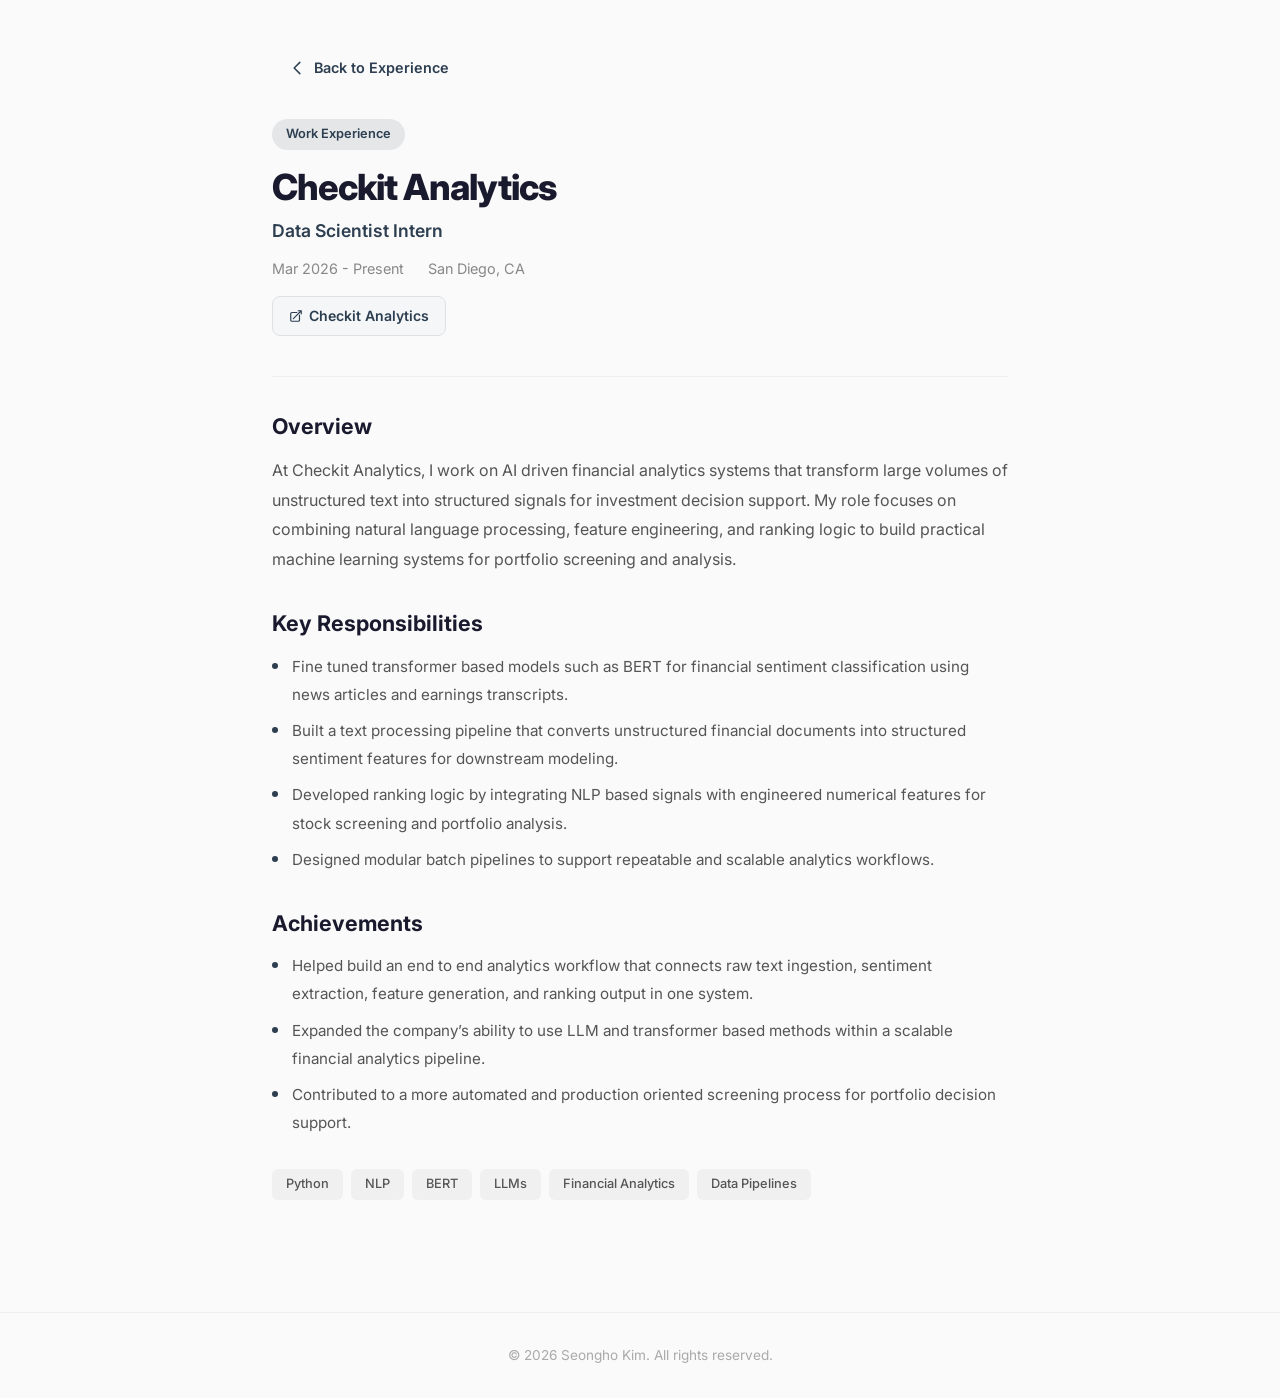
<file: experience/exp1.html>
<!DOCTYPE html>
<html lang="en">
<head>
  <meta charset="UTF-8" />
  <meta name="viewport" content="width=device-width, initial-scale=1.0" />
  <title>Checkit Analytics | Work Experience</title>
  <link rel="preconnect" href="https://fonts.googleapis.com" />
  <link rel="preconnect" href="https://fonts.gstatic.com" crossorigin />
  <link href="https://fonts.googleapis.com/css2?family=Inter:wght@400;500;600;700;800&display=swap" rel="stylesheet" />
  <link rel="stylesheet" href="../detail.css" />
</head>
<body>
  <div class="detail-container">
    <a href="../index.html#experience" class="back-link">
      <svg xmlns="http://www.w3.org/2000/svg" fill="none" viewBox="0 0 24 24" stroke-width="2" stroke="currentColor"><path stroke-linecap="round" stroke-linejoin="round" d="M15.75 19.5L8.25 12l7.5-7.5"/></svg>
      Back to Experience
    </a>

    <div class="detail-header">
      <span class="detail-tag">Work Experience</span>
      <h1>Checkit Analytics</h1>
      <p class="detail-role">Data Scientist Intern</p>
      <div class="detail-meta">
        <span>Mar 2026 - Present</span>
        <span>San Diego, CA</span>
      </div>
      <div class="detail-links">
        <a href="https://checkitanalytics.com/" target="_blank">
          <svg xmlns="http://www.w3.org/2000/svg" fill="none" viewBox="0 0 24 24" stroke-width="2" stroke="currentColor"><path stroke-linecap="round" stroke-linejoin="round" d="M13.5 6H5.25A2.25 2.25 0 003 8.25v10.5A2.25 2.25 0 005.25 21h10.5A2.25 2.25 0 0018 18.75V10.5m-10.5 6L21 3m0 0h-5.25M21 3v5.25"/></svg>
          Checkit Analytics
        </a>
      </div>
    </div>

    <div class="detail-divider"></div>

    <div class="detail-body">
      <h2>Overview</h2>
      <p>
        At Checkit Analytics, I work on AI driven financial analytics systems that transform large volumes of
        unstructured text into structured signals for investment decision support. My role focuses on combining
        natural language processing, feature engineering, and ranking logic to build practical machine learning
        systems for portfolio screening and analysis.
      </p>

      <h2>Key Responsibilities</h2>
      <ul>
        <li>
          Fine tuned transformer based models such as BERT for financial sentiment classification using news
          articles and earnings transcripts.
        </li>
        <li>
          Built a text processing pipeline that converts unstructured financial documents into structured sentiment
          features for downstream modeling.
        </li>
        <li>
          Developed ranking logic by integrating NLP based signals with engineered numerical features for stock
          screening and portfolio analysis.
        </li>
        <li>
          Designed modular batch pipelines to support repeatable and scalable analytics workflows.
        </li>
      </ul>

      <h2>Achievements</h2>
      <ul>
        <li>
          Helped build an end to end analytics workflow that connects raw text ingestion, sentiment extraction,
          feature generation, and ranking output in one system.
        </li>
        <li>
          Expanded the company’s ability to use LLM and transformer based methods within a scalable financial
          analytics pipeline.
        </li>
        <li>
          Contributed to a more automated and production oriented screening process for portfolio decision support.
        </li>
      </ul>

      <div class="detail-tags">
        <span>Python</span>
        <span>NLP</span>
        <span>BERT</span>
        <span>LLMs</span>
        <span>Financial Analytics</span>
        <span>Data Pipelines</span>
      </div>

    </div>
  </div>

  <div class="detail-footer">
    <p>&copy; 2026 Seongho Kim. All rights reserved.</p>
  </div>
</body>
</html>
</file>
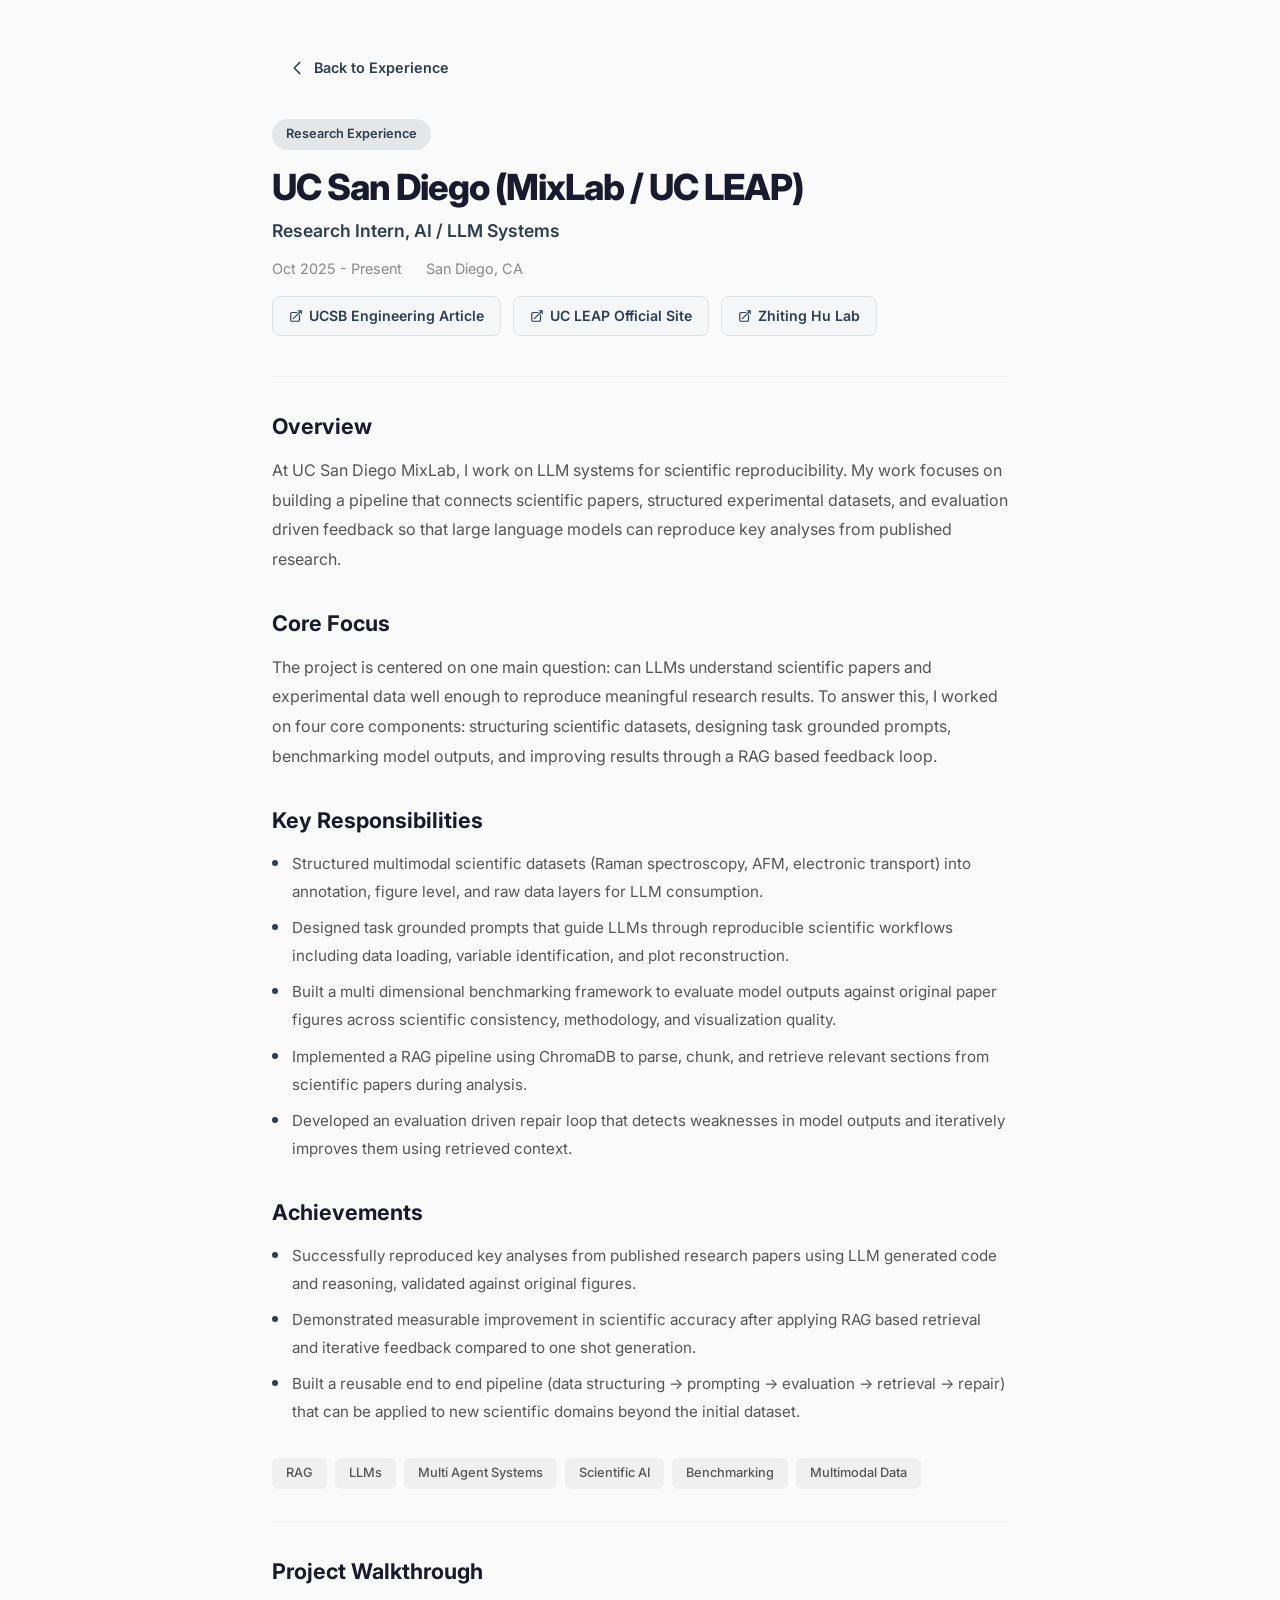
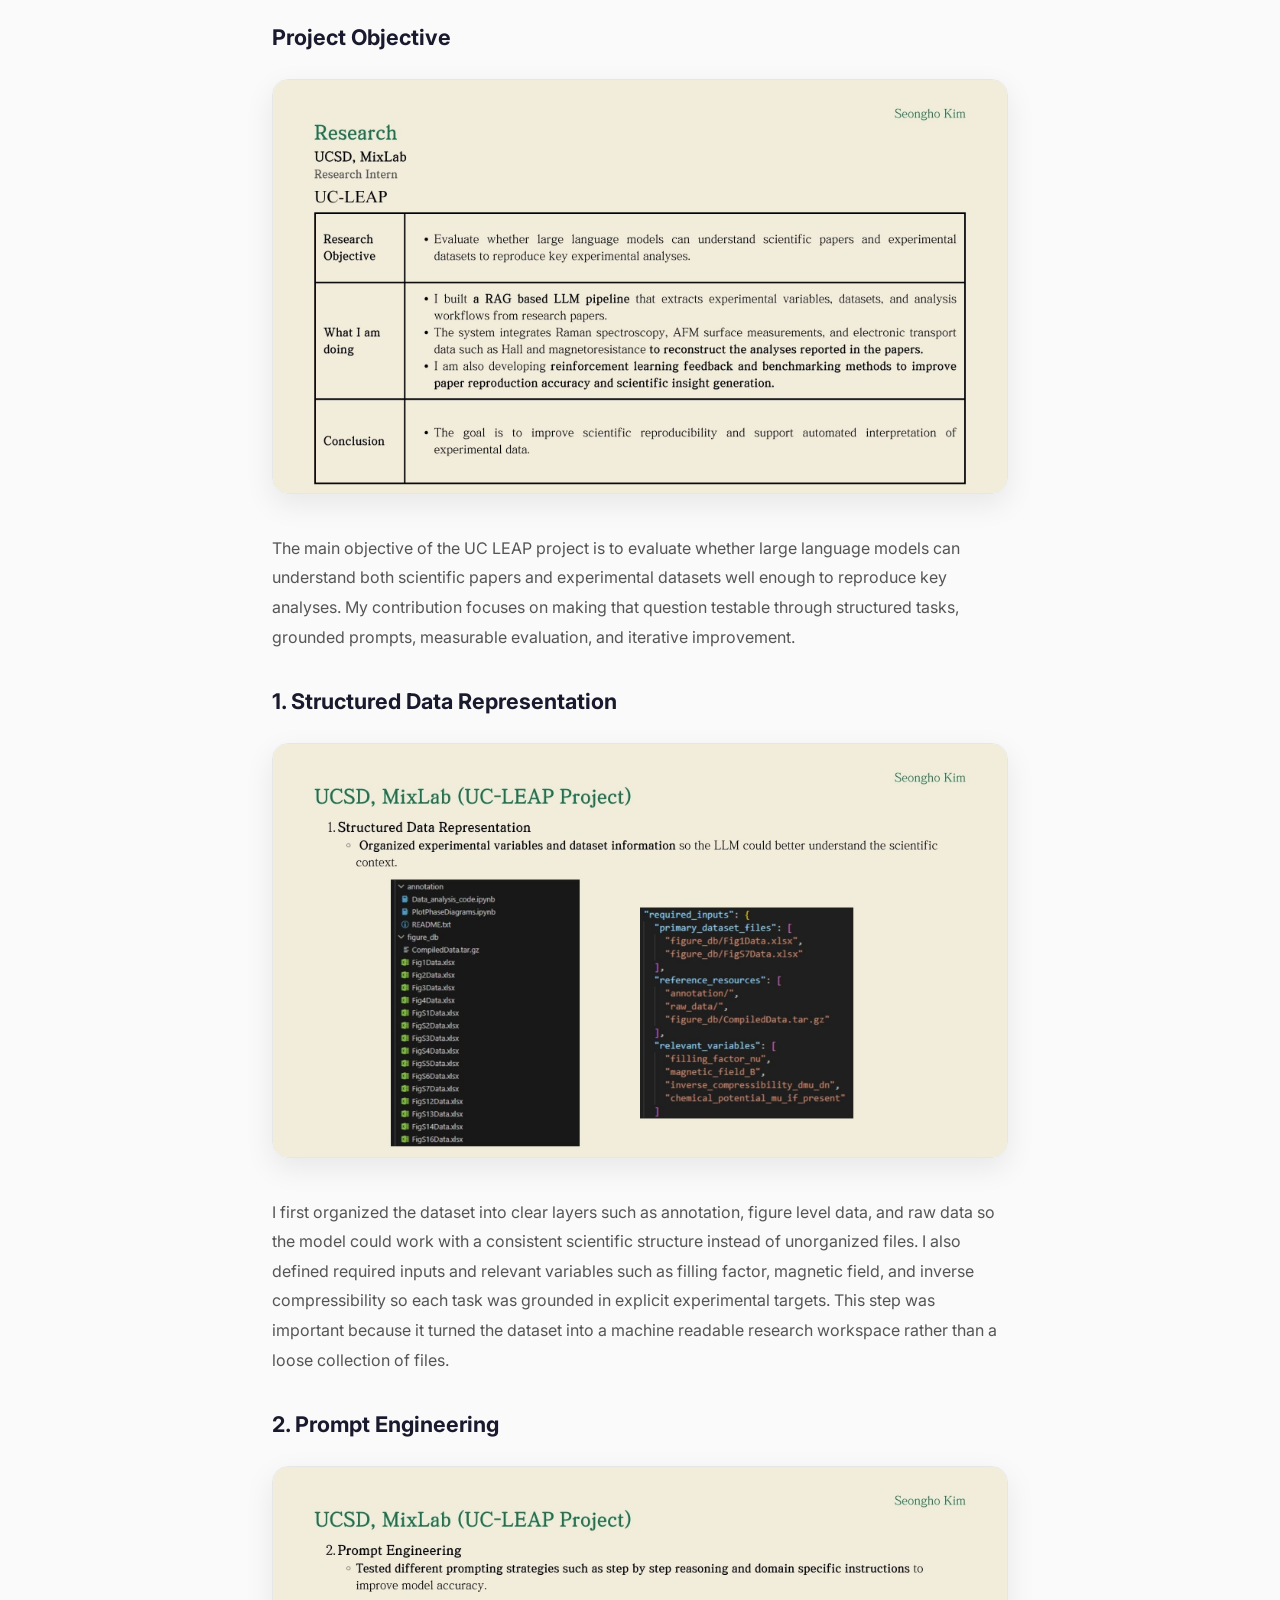
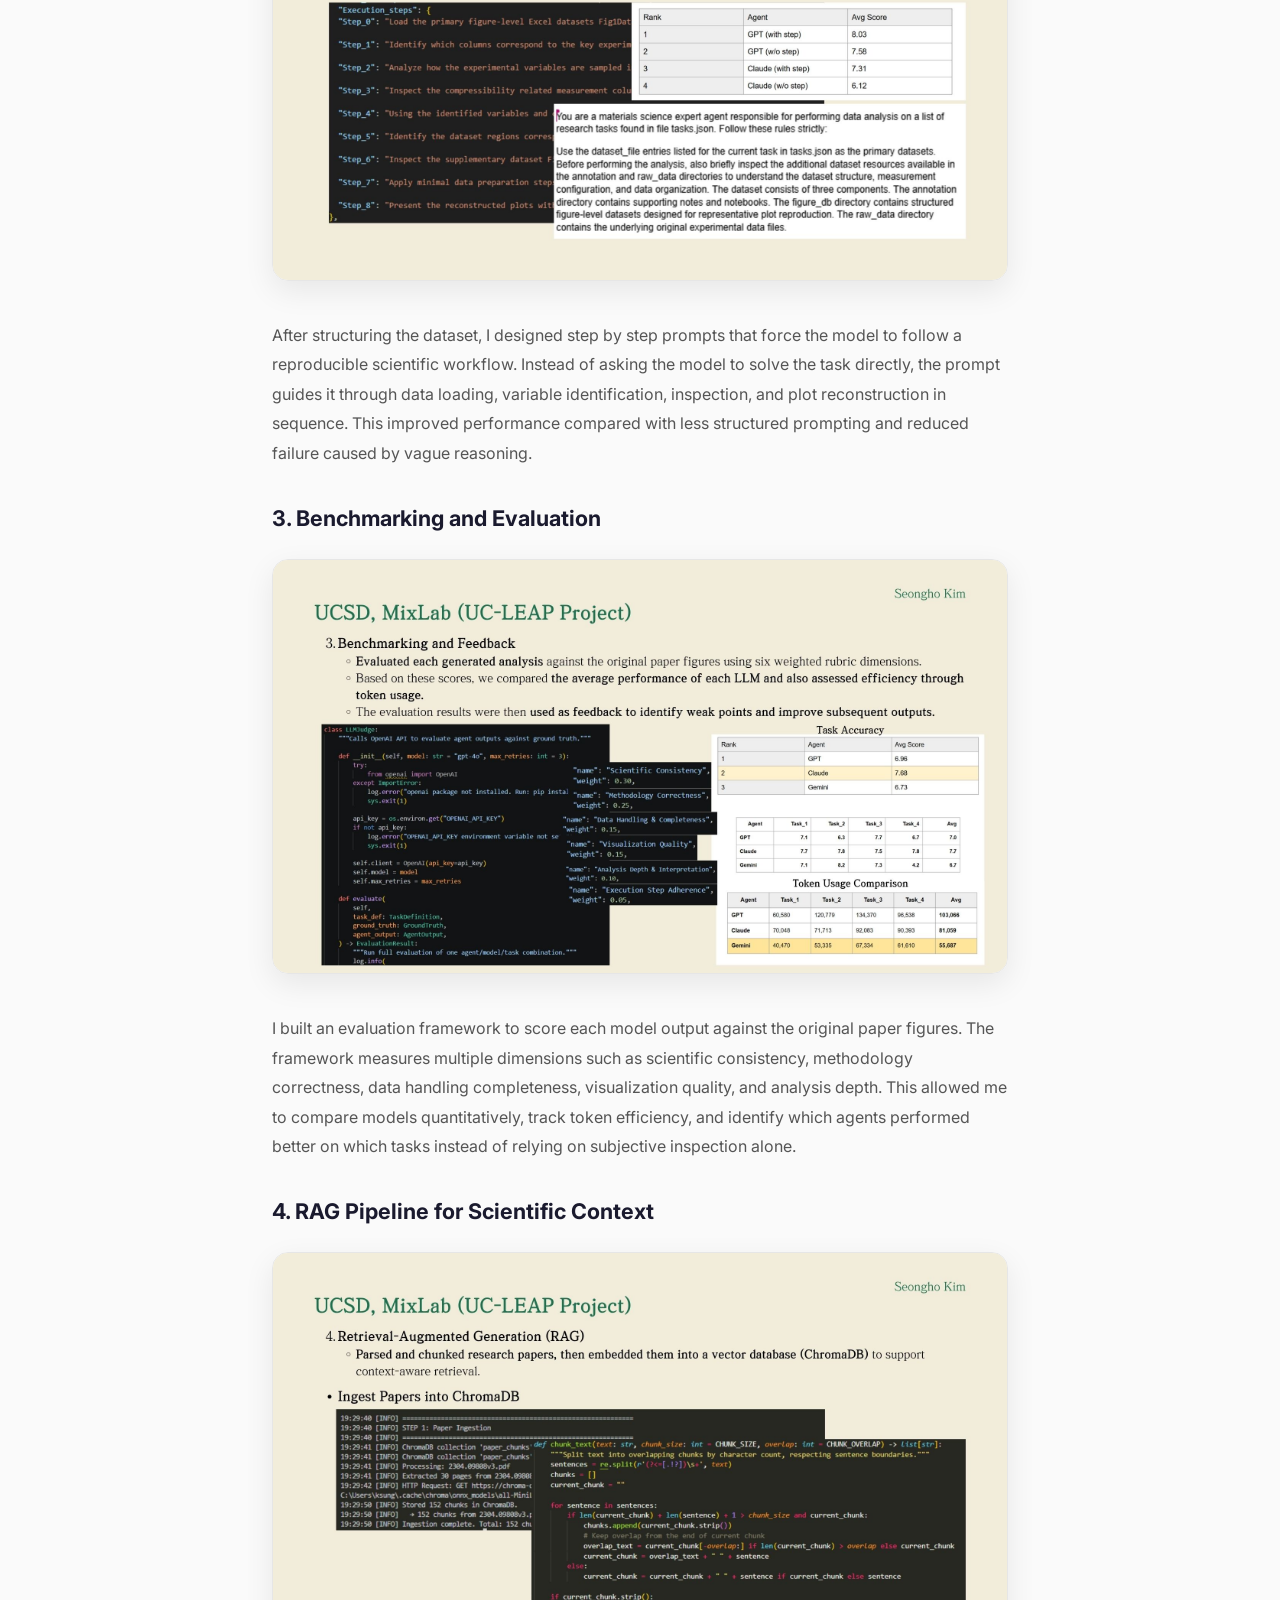
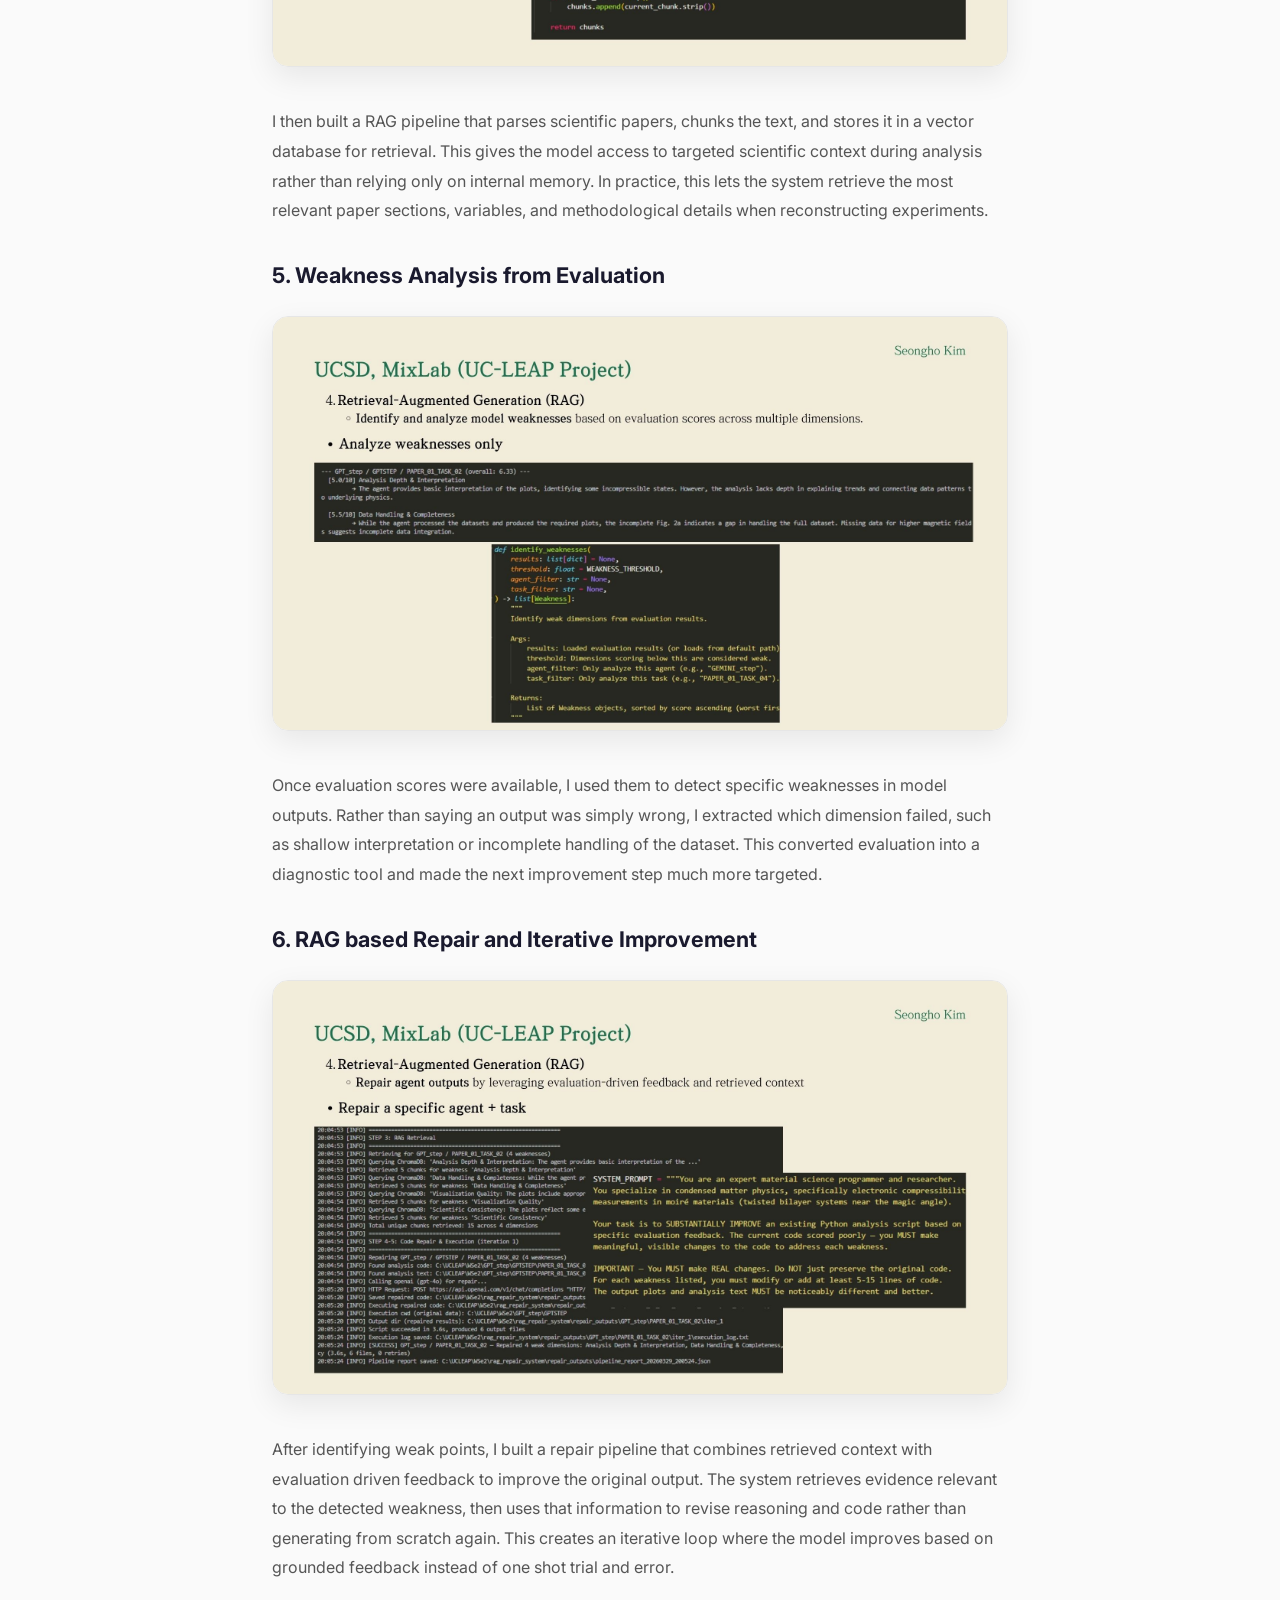
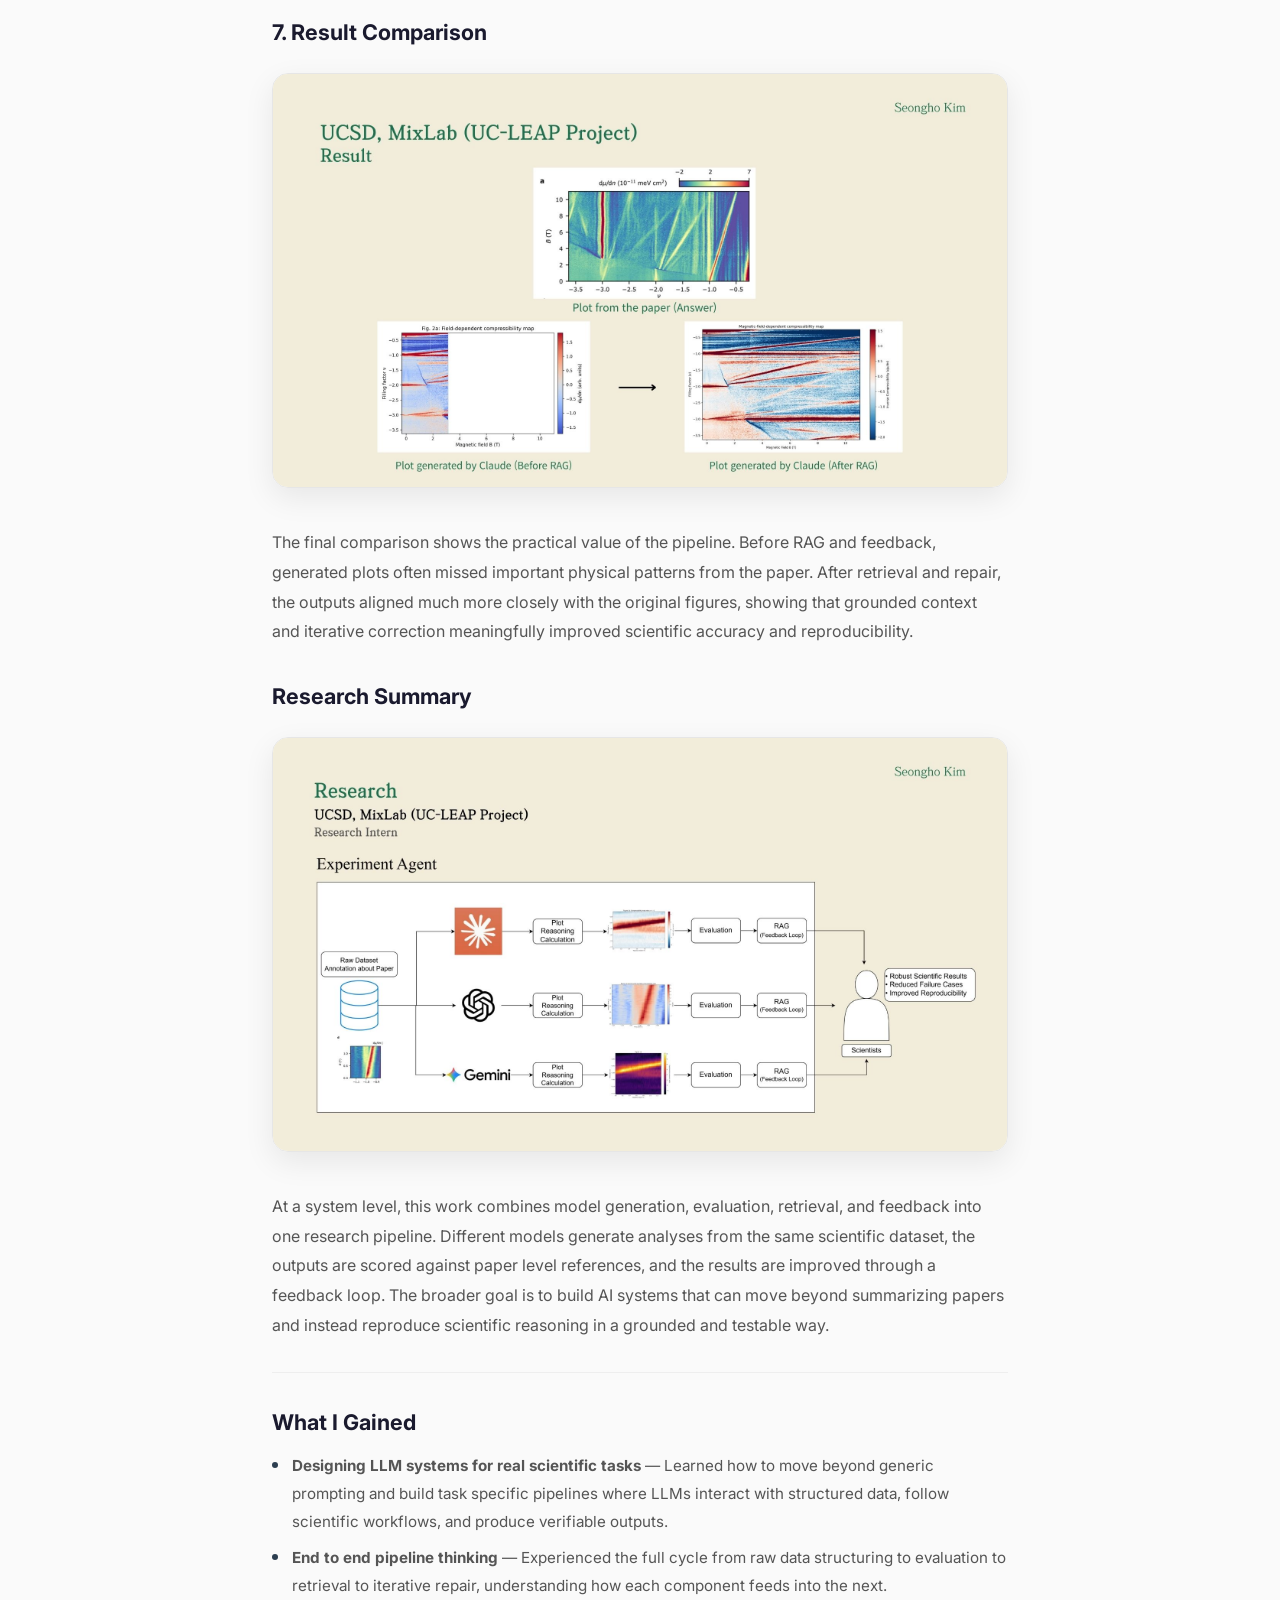
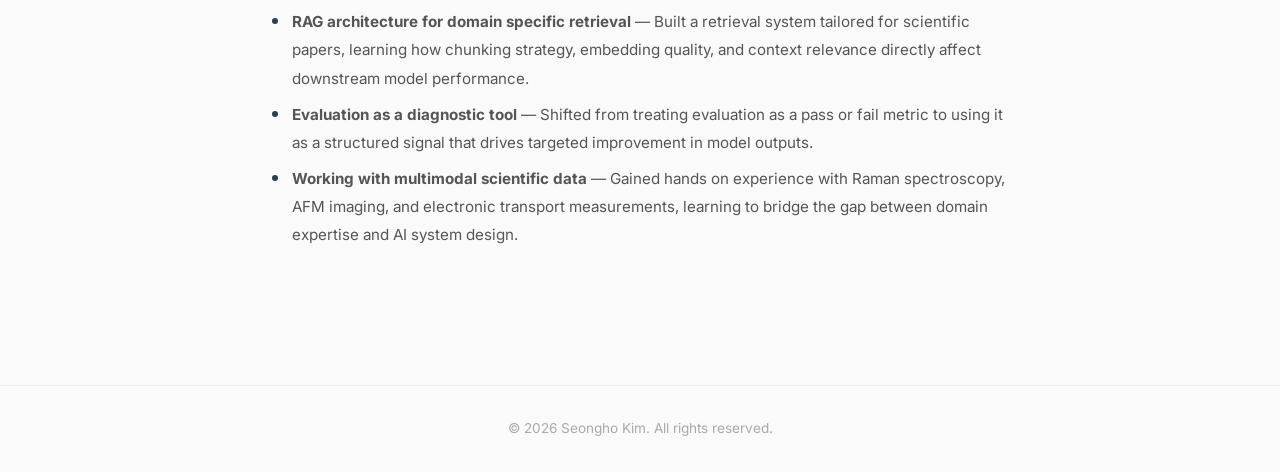
<file: experience/exp2.html>
<!DOCTYPE html>
<html lang="en">
<head>
  <meta charset="UTF-8" />
  <meta name="viewport" content="width=device-width, initial-scale=1.0" />
  <title>UC San Diego MixLab | Work Experience</title>
  <link rel="preconnect" href="https://fonts.googleapis.com" />
  <link rel="preconnect" href="https://fonts.gstatic.com" crossorigin />
  <link href="https://fonts.googleapis.com/css2?family=Inter:wght@400;500;600;700;800&display=swap" rel="stylesheet" />
  <link rel="stylesheet" href="../detail.css" />
</head>
<body>
  <div class="detail-container">
    <a href="../index.html#experience" class="back-link">
      <svg xmlns="http://www.w3.org/2000/svg" fill="none" viewBox="0 0 24 24" stroke-width="2" stroke="currentColor">
        <path stroke-linecap="round" stroke-linejoin="round" d="M15.75 19.5L8.25 12l7.5-7.5"/>
      </svg>
      Back to Experience
    </a>

    <div class="detail-header">
      <span class="detail-tag">Research Experience</span>
      <h1>UC San Diego (MixLab / UC LEAP)</h1>
      <p class="detail-role">Research Intern, AI / LLM Systems</p>
      <div class="detail-meta">
        <span>Oct 2025 - Present</span>
        <span>San Diego, CA</span>
      </div>

      <div class="detail-links">
        <a href="https://engineering.ucsb.edu/news/leap-forward-ai-enabled-materials-research" target="_blank">
          <svg xmlns="http://www.w3.org/2000/svg" fill="none" viewBox="0 0 24 24" stroke-width="2" stroke="currentColor">
            <path stroke-linecap="round" stroke-linejoin="round" d="M13.5 6H5.25A2.25 2.25 0 003 8.25v10.5A2.25 2.25 0 005.25 21h10.5A2.25 2.25 0 0018 18.75V10.5m-10.5 6L21 3m0 0h-5.25M21 3v5.25"/>
          </svg>
          UCSB Engineering Article
        </a>
        <a href="https://sites.google.com/view/uc-leap/home" target="_blank">
          <svg xmlns="http://www.w3.org/2000/svg" fill="none" viewBox="0 0 24 24" stroke-width="2" stroke="currentColor">
            <path stroke-linecap="round" stroke-linejoin="round" d="M13.5 6H5.25A2.25 2.25 0 003 8.25v10.5A2.25 2.25 0 005.25 21h10.5A2.25 2.25 0 0018 18.75V10.5m-10.5 6L21 3m0 0h-5.25M21 3v5.25"/>
          </svg>
          UC LEAP Official Site
        </a>
        <a href="https://zhiting.ucsd.edu/" target="_blank">
          <svg xmlns="http://www.w3.org/2000/svg" fill="none" viewBox="0 0 24 24" stroke-width="2" stroke="currentColor">
            <path stroke-linecap="round" stroke-linejoin="round" d="M13.5 6H5.25A2.25 2.25 0 003 8.25v10.5A2.25 2.25 0 005.25 21h10.5A2.25 2.25 0 0018 18.75V10.5m-10.5 6L21 3m0 0h-5.25M21 3v5.25"/>
          </svg>
          Zhiting Hu Lab
        </a>
      </div>
    </div>

    <div class="detail-divider"></div>

    <div class="detail-body">
      <h2>Overview</h2>
      <p>
        At UC San Diego MixLab, I work on LLM systems for scientific reproducibility.
        My work focuses on building a pipeline that connects scientific papers, structured experimental datasets, and evaluation driven feedback so that large language models can reproduce key analyses from published research.
      </p>

      <h2>Core Focus</h2>
      <p>
        The project is centered on one main question: can LLMs understand scientific papers and experimental data well enough to reproduce meaningful research results.
        To answer this, I worked on four core components: structuring scientific datasets, designing task grounded prompts, benchmarking model outputs, and improving results through a RAG based feedback loop.
      </p>

      <h2>Key Responsibilities</h2>
      <ul>
        <li>
          Structured multimodal scientific datasets (Raman spectroscopy, AFM, electronic transport) into annotation, figure level, and raw data layers for LLM consumption.
        </li>
        <li>
          Designed task grounded prompts that guide LLMs through reproducible scientific workflows including data loading, variable identification, and plot reconstruction.
        </li>
        <li>
          Built a multi dimensional benchmarking framework to evaluate model outputs against original paper figures across scientific consistency, methodology, and visualization quality.
        </li>
        <li>
          Implemented a RAG pipeline using ChromaDB to parse, chunk, and retrieve relevant sections from scientific papers during analysis.
        </li>
        <li>
          Developed an evaluation driven repair loop that detects weaknesses in model outputs and iteratively improves them using retrieved context.
        </li>
      </ul>

      <h2>Achievements</h2>
      <ul>
        <li>
          Successfully reproduced key analyses from published research papers using LLM generated code and reasoning, validated against original figures.
        </li>
        <li>
          Demonstrated measurable improvement in scientific accuracy after applying RAG based retrieval and iterative feedback compared to one shot generation.
        </li>
        <li>
          Built a reusable end to end pipeline (data structuring → prompting → evaluation → retrieval → repair) that can be applied to new scientific domains beyond the initial dataset.
        </li>
      </ul>

      <div class="detail-tags">
        <span>RAG</span>
        <span>LLMs</span>
        <span>Multi Agent Systems</span>
        <span>Scientific AI</span>
        <span>Benchmarking</span>
        <span>Multimodal Data</span>
      </div>

      <div class="detail-divider"></div>

      <h2>Project Walkthrough</h2>

      <h2>Project Objective</h2>
      <div class="image-gallery">
        <img src="slides/exp2-slide1.jpg" alt="Research objective summary slide" />
      </div>
      <p>
        The main objective of the UC LEAP project is to evaluate whether large language models can understand both scientific papers and experimental datasets well enough to reproduce key analyses.
        My contribution focuses on making that question testable through structured tasks, grounded prompts, measurable evaluation, and iterative improvement.
      </p>

      <h2>1. Structured Data Representation</h2>
      <div class="image-gallery">
        <img src="slides/exp2-slide3.jpg" alt="Structured data representation for UC LEAP" />
      </div>
      <p>
        I first organized the dataset into clear layers such as annotation, figure level data, and raw data so the model could work with a consistent scientific structure instead of unorganized files.
        I also defined required inputs and relevant variables such as filling factor, magnetic field, and inverse compressibility so each task was grounded in explicit experimental targets.
        This step was important because it turned the dataset into a machine readable research workspace rather than a loose collection of files.
      </p>

      <h2>2. Prompt Engineering</h2>
      <div class="image-gallery">
        <img src="slides/exp2-slide4.jpg" alt="Prompt engineering and task design" />
      </div>
      <p>
        After structuring the dataset, I designed step by step prompts that force the model to follow a reproducible scientific workflow.
        Instead of asking the model to solve the task directly, the prompt guides it through data loading, variable identification, inspection, and plot reconstruction in sequence.
        This improved performance compared with less structured prompting and reduced failure caused by vague reasoning.
      </p>

      <h2>3. Benchmarking and Evaluation</h2>
      <div class="image-gallery">
        <img src="slides/exp2-slide6.jpg" alt="Benchmarking and evaluation results" />
      </div>
      <p>
        I built an evaluation framework to score each model output against the original paper figures.
        The framework measures multiple dimensions such as scientific consistency, methodology correctness, data handling completeness, visualization quality, and analysis depth.
        This allowed me to compare models quantitatively, track token efficiency, and identify which agents performed better on which tasks instead of relying on subjective inspection alone.
      </p>

      <h2>4. RAG Pipeline for Scientific Context</h2>
      <div class="image-gallery">
        <img src="slides/exp2-slide7.jpg" alt="RAG paper ingestion into ChromaDB" />
      </div>
      <p>
        I then built a RAG pipeline that parses scientific papers, chunks the text, and stores it in a vector database for retrieval.
        This gives the model access to targeted scientific context during analysis rather than relying only on internal memory.
        In practice, this lets the system retrieve the most relevant paper sections, variables, and methodological details when reconstructing experiments.
      </p>

      <h2>5. Weakness Analysis from Evaluation</h2>
      <div class="image-gallery">
        <img src="slides/exp2-slide8.jpg" alt="Weakness analysis based on evaluation scores" />
      </div>
      <p>
        Once evaluation scores were available, I used them to detect specific weaknesses in model outputs.
        Rather than saying an output was simply wrong, I extracted which dimension failed, such as shallow interpretation or incomplete handling of the dataset.
        This converted evaluation into a diagnostic tool and made the next improvement step much more targeted.
      </p>

      <h2>6. RAG based Repair and Iterative Improvement</h2>
      <div class="image-gallery">
        <img src="slides/exp2-slide9.jpg" alt="RAG based repair pipeline" />
      </div>
      <p>
        After identifying weak points, I built a repair pipeline that combines retrieved context with evaluation driven feedback to improve the original output.
        The system retrieves evidence relevant to the detected weakness, then uses that information to revise reasoning and code rather than generating from scratch again.
        This creates an iterative loop where the model improves based on grounded feedback instead of one shot trial and error.
      </p>

      <h2>7. Result Comparison</h2>
      <div class="image-gallery">
        <img src="slides/exp2-slide10.jpg" alt="Before and after RAG result comparison" />
      </div>
      <p>
        The final comparison shows the practical value of the pipeline.
        Before RAG and feedback, generated plots often missed important physical patterns from the paper.
        After retrieval and repair, the outputs aligned much more closely with the original figures, showing that grounded context and iterative correction meaningfully improved scientific accuracy and reproducibility.
      </p>

      <h2>Research Summary</h2>
      <div class="image-gallery">
        <img src="slides/exp2-slide2.jpg" alt="Experiment agent architecture" />
      </div>
      <p>
        At a system level, this work combines model generation, evaluation, retrieval, and feedback into one research pipeline.
        Different models generate analyses from the same scientific dataset, the outputs are scored against paper level references, and the results are improved through a feedback loop.
        The broader goal is to build AI systems that can move beyond summarizing papers and instead reproduce scientific reasoning in a grounded and testable way.
      </p>

      <div class="detail-divider"></div>

      <h2>What I Gained</h2>
      <ul>
        <li>
          <strong>Designing LLM systems for real scientific tasks</strong> — Learned how to move beyond generic prompting and build task specific pipelines where LLMs interact with structured data, follow scientific workflows, and produce verifiable outputs.
        </li>
        <li>
          <strong>End to end pipeline thinking</strong> — Experienced the full cycle from raw data structuring to evaluation to retrieval to iterative repair, understanding how each component feeds into the next.
        </li>
        <li>
          <strong>RAG architecture for domain specific retrieval</strong> — Built a retrieval system tailored for scientific papers, learning how chunking strategy, embedding quality, and context relevance directly affect downstream model performance.
        </li>
        <li>
          <strong>Evaluation as a diagnostic tool</strong> — Shifted from treating evaluation as a pass or fail metric to using it as a structured signal that drives targeted improvement in model outputs.
        </li>
        <li>
          <strong>Working with multimodal scientific data</strong> — Gained hands on experience with Raman spectroscopy, AFM imaging, and electronic transport measurements, learning to bridge the gap between domain expertise and AI system design.
        </li>
      </ul>
    </div>
  </div>

  <div class="detail-footer">
    <p>&copy; 2026 Seongho Kim. All rights reserved.</p>
  </div>
</body>
</html>
</file>
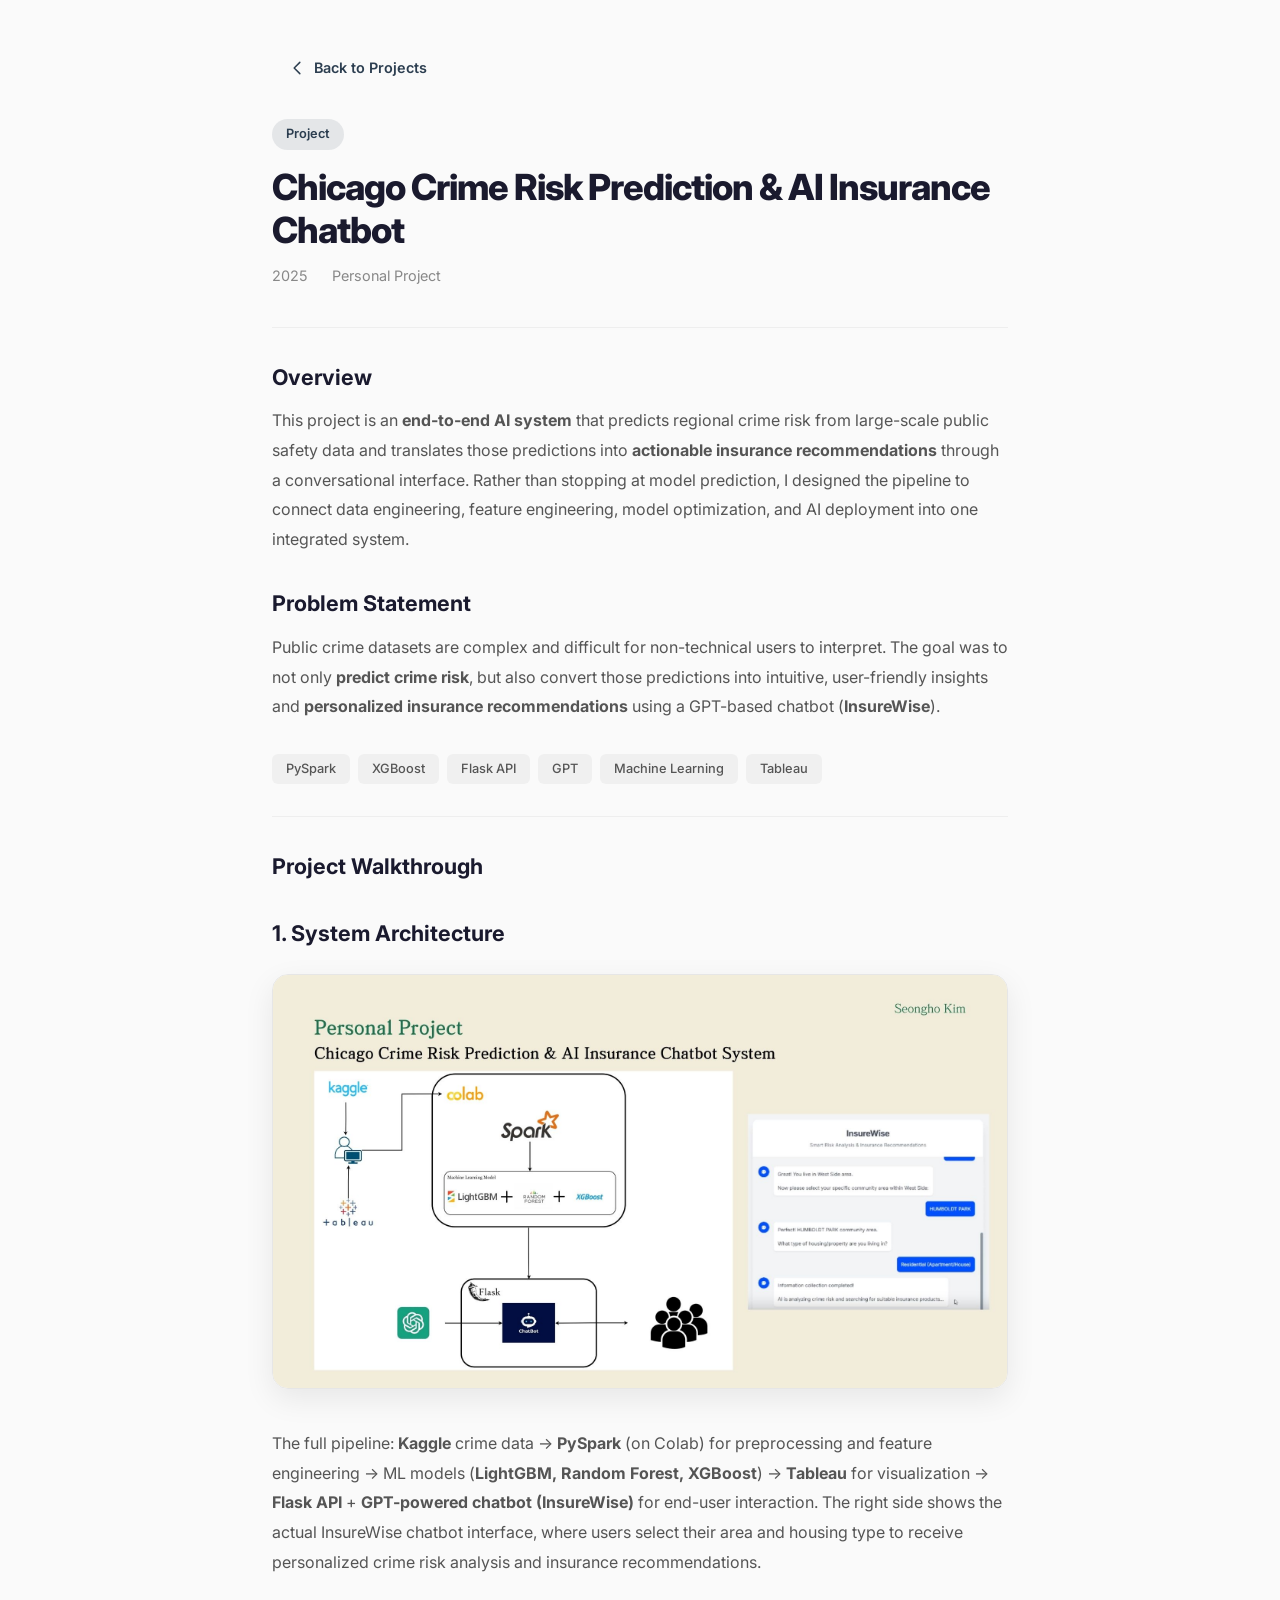
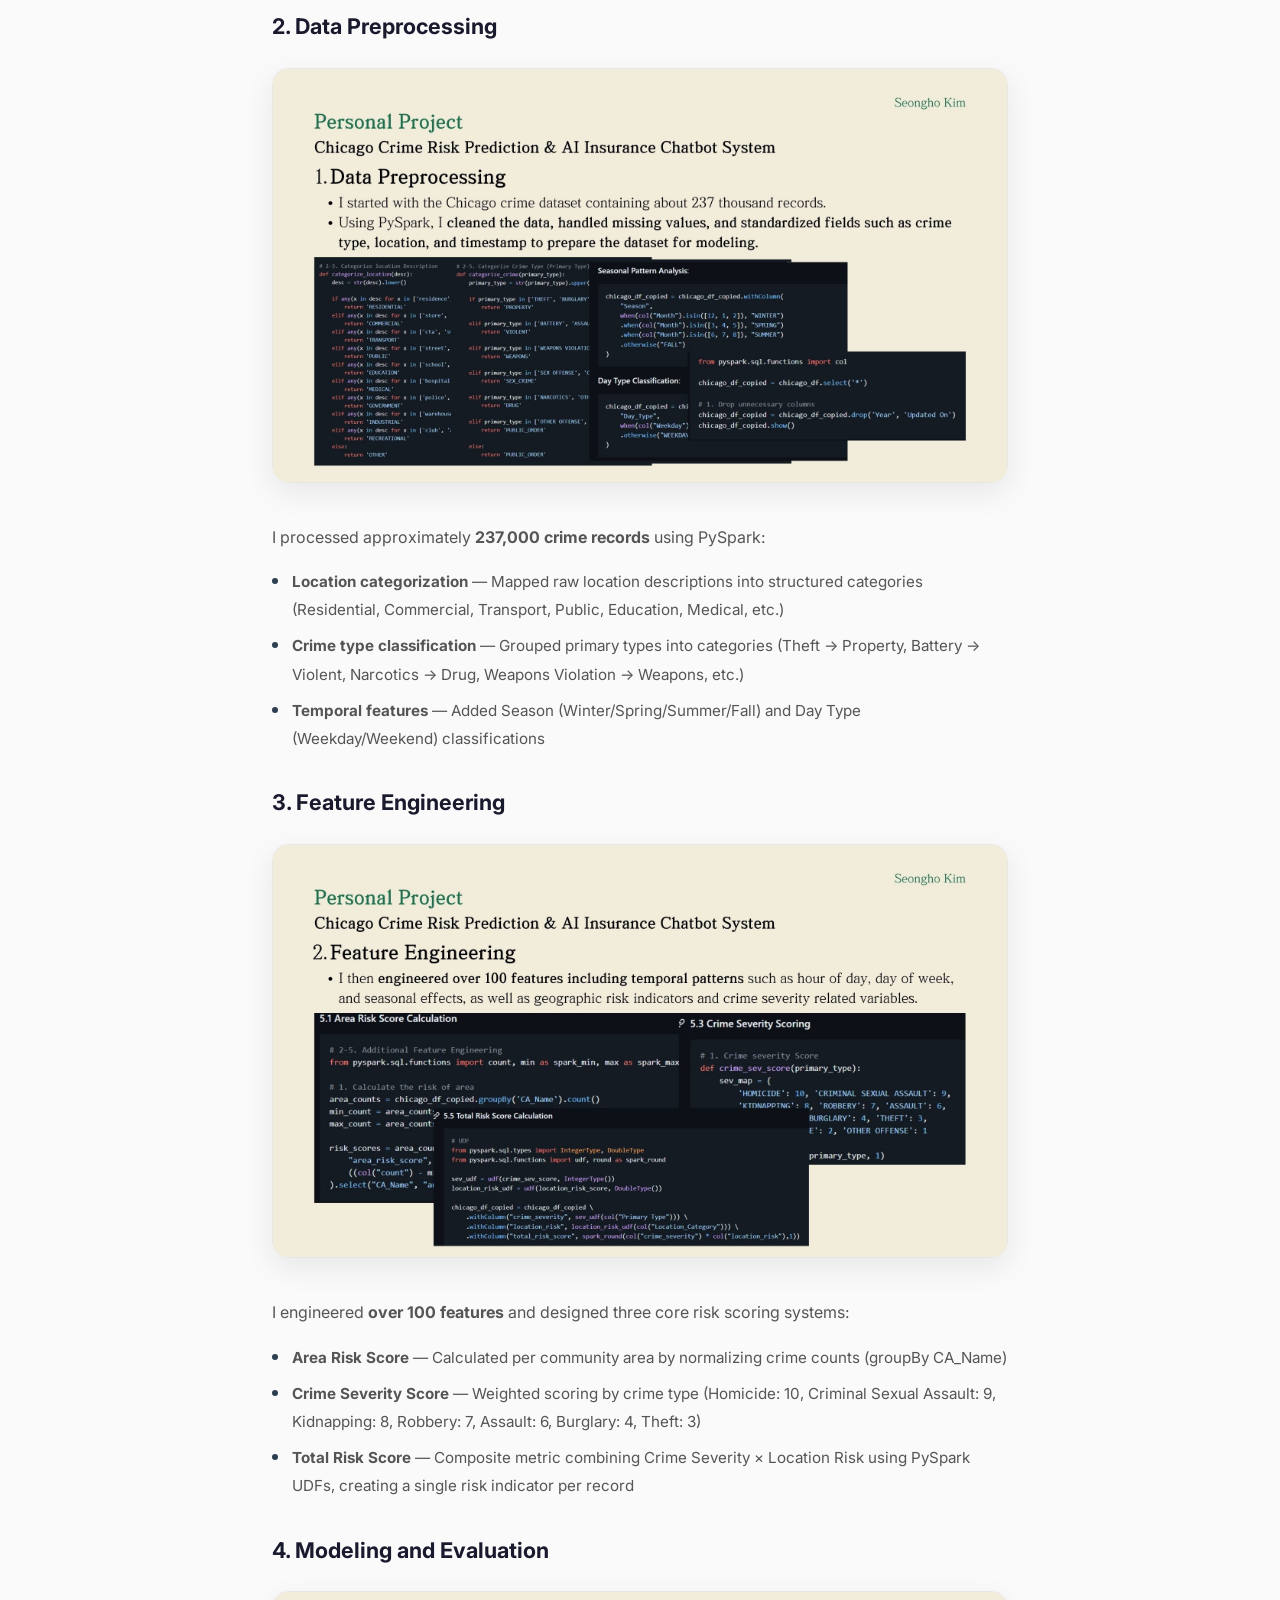
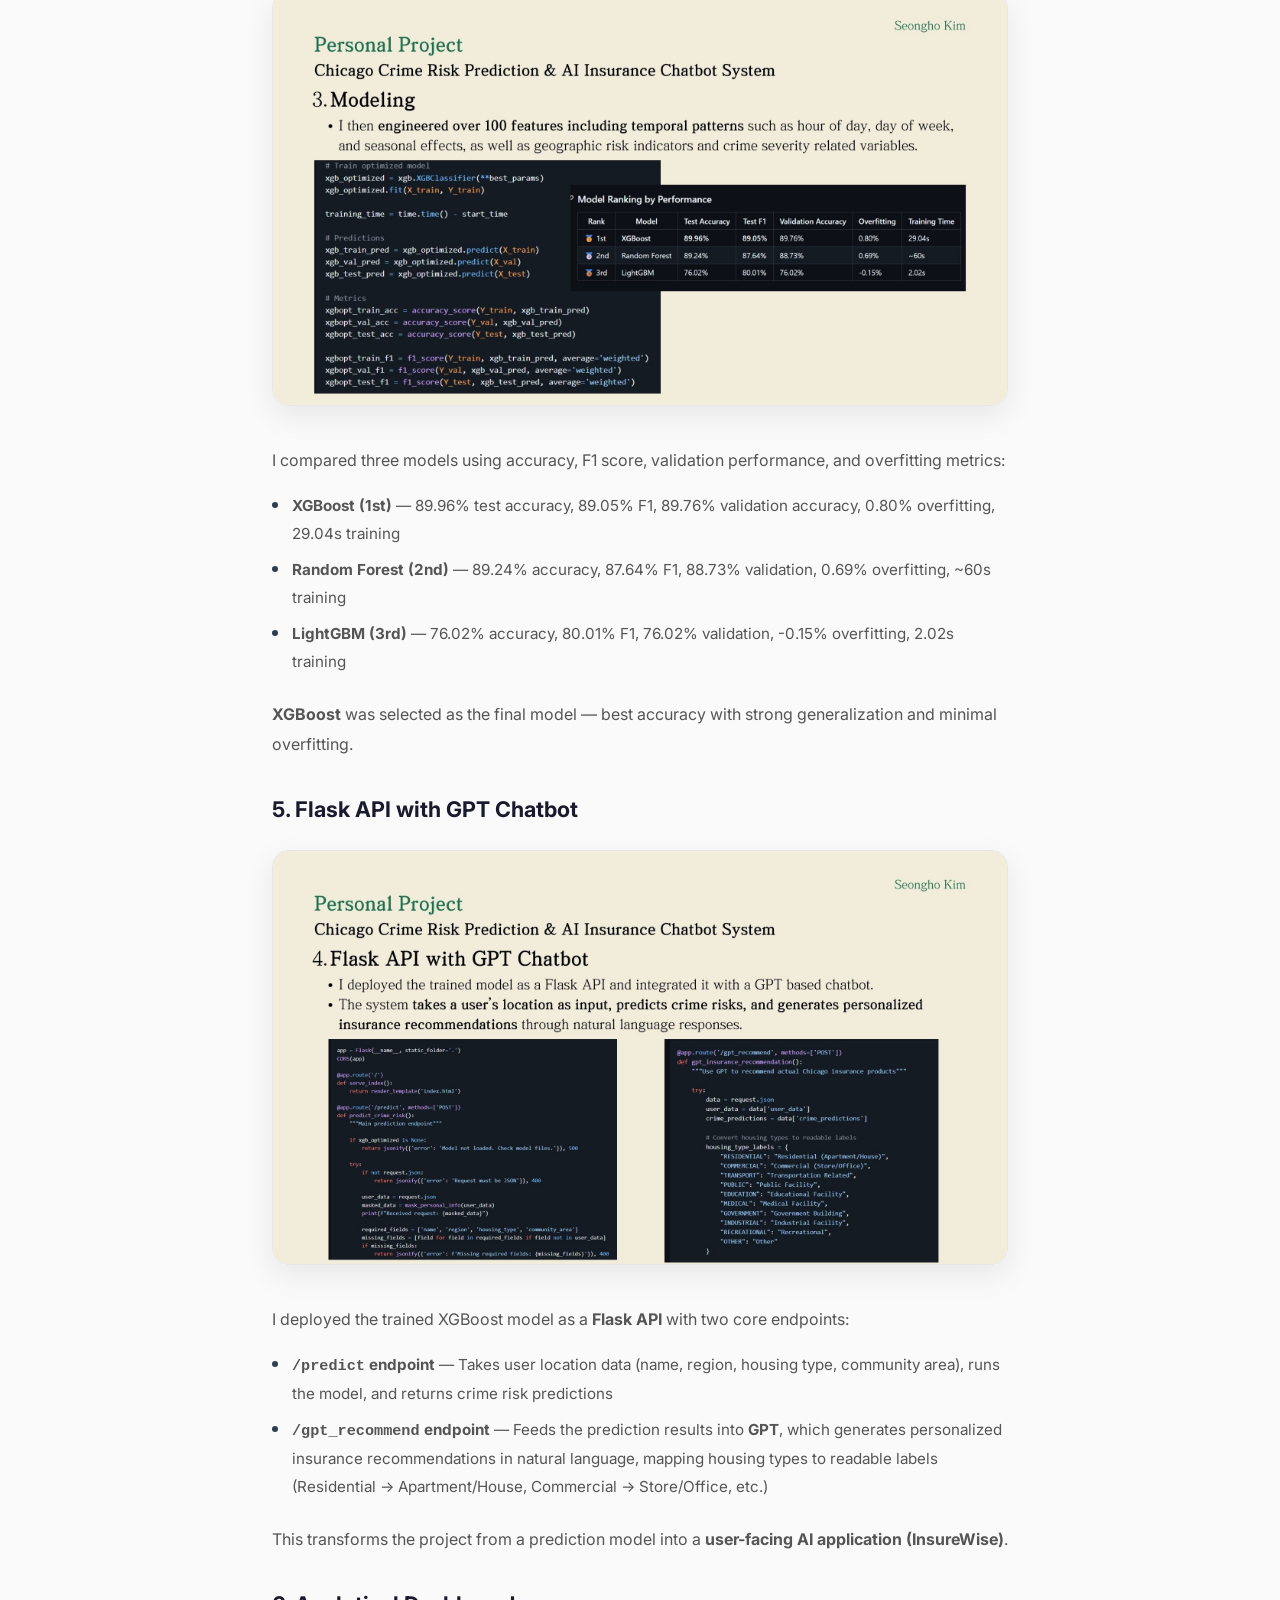
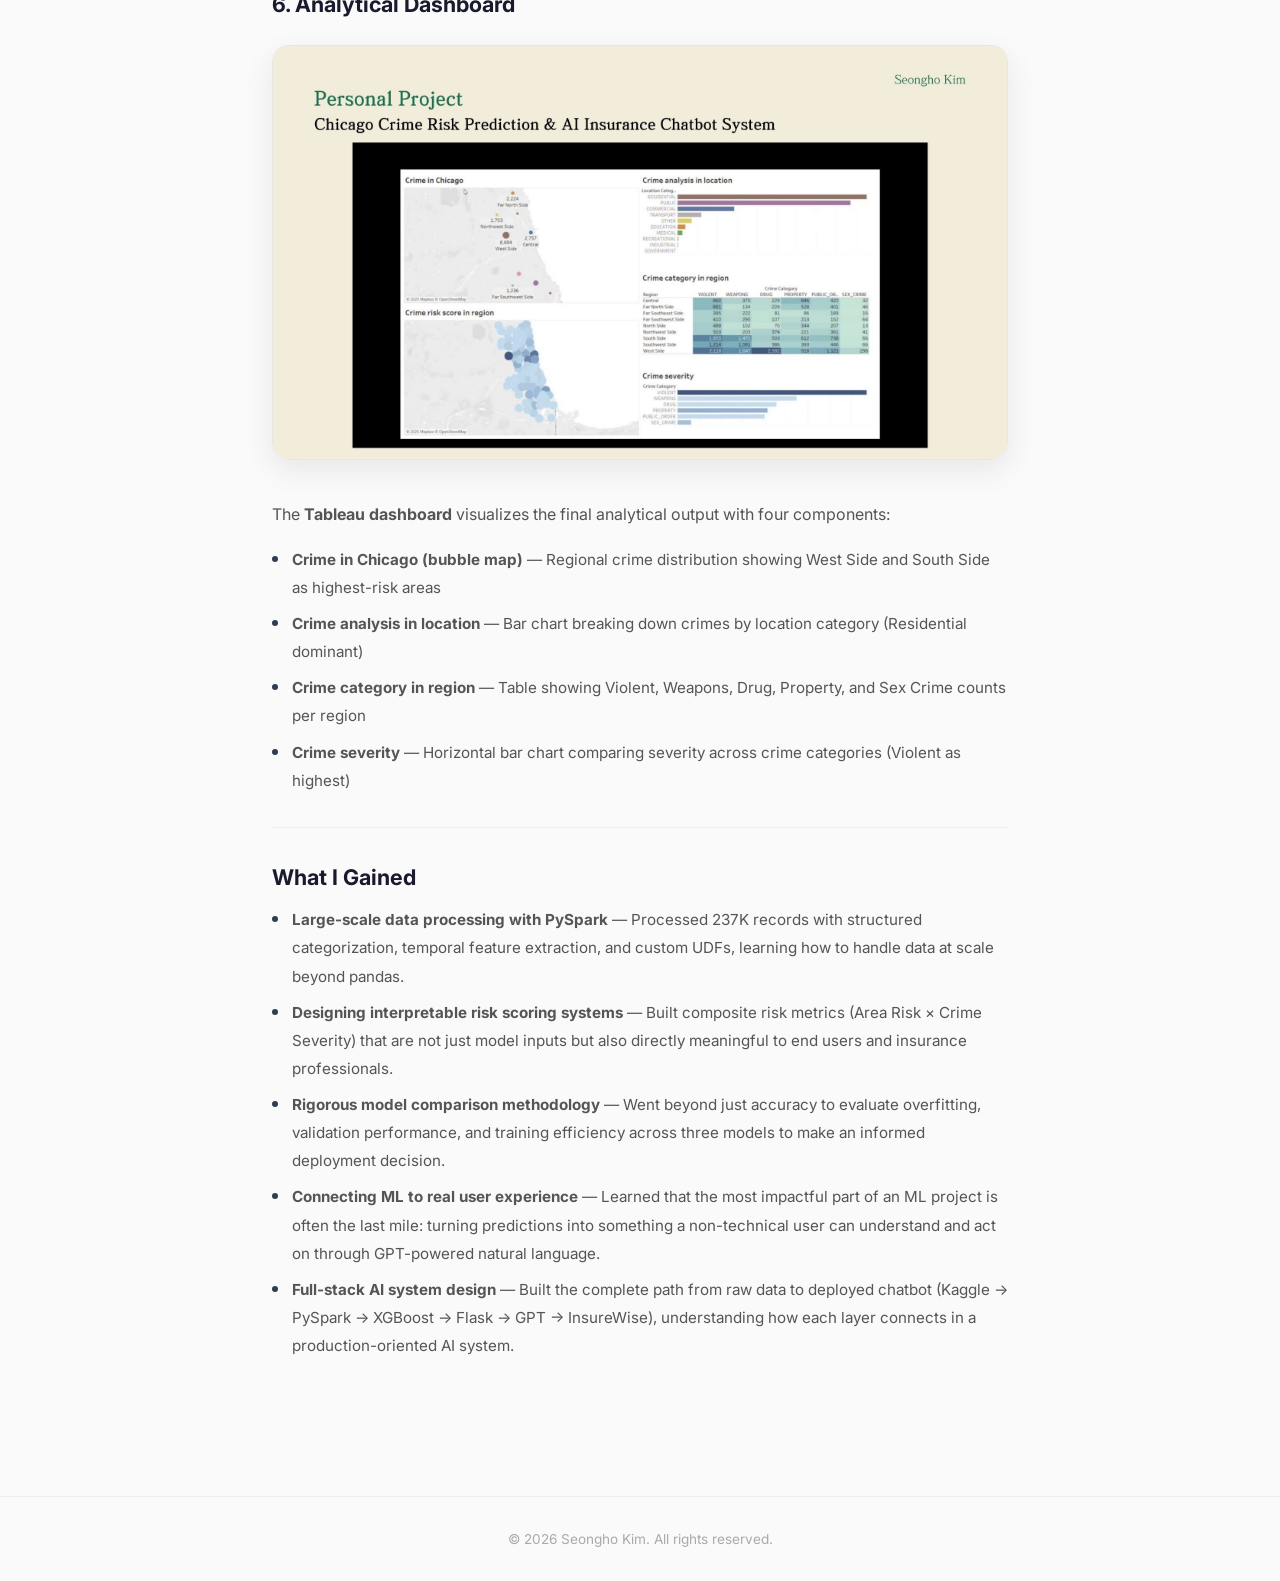
<file: project/proj1.html>
<!DOCTYPE html>
<html lang="en">
<head>
  <meta charset="UTF-8" />
  <meta name="viewport" content="width=device-width, initial-scale=1.0" />
  <title>Chicago Crime Risk Prediction & AI Insurance Chatbot</title>
  <link rel="preconnect" href="https://fonts.googleapis.com" />
  <link rel="preconnect" href="https://fonts.gstatic.com" crossorigin />
  <link href="https://fonts.googleapis.com/css2?family=Inter:wght@400;500;600;700;800&display=swap" rel="stylesheet" />
  <link rel="stylesheet" href="../detail.css" />
</head>
<body>
  <div class="detail-container">
    <a href="../index.html#projects" class="back-link">
      <svg xmlns="http://www.w3.org/2000/svg" fill="none" viewBox="0 0 24 24" stroke-width="2" stroke="currentColor">
        <path stroke-linecap="round" stroke-linejoin="round" d="M15.75 19.5L8.25 12l7.5-7.5"/>
      </svg>
      Back to Projects
    </a>

    <div class="detail-header">
      <span class="detail-tag">Project</span>
      <h1>Chicago Crime Risk Prediction & AI Insurance Chatbot</h1>
      <div class="detail-meta">
        <span>2025</span>
        <span>Personal Project</span>
      </div>
    </div>

    <div class="detail-divider"></div>

    <div class="detail-body">
      <h2>Overview</h2>
      <p>
        This project is an <strong>end-to-end AI system</strong> that predicts regional crime risk from large-scale
        public safety data and translates those predictions into <strong>actionable insurance recommendations</strong>
        through a conversational interface. Rather than stopping at model prediction, I designed the pipeline to
        connect data engineering, feature engineering, model optimization, and AI deployment into one integrated system.
      </p>

      <h2>Problem Statement</h2>
      <p>
        Public crime datasets are complex and difficult for non-technical users to interpret.
        The goal was to not only <strong>predict crime risk</strong>, but also convert those predictions into
        intuitive, user-friendly insights and <strong>personalized insurance recommendations</strong>
        using a GPT-based chatbot (<strong>InsureWise</strong>).
      </p>

      <div class="detail-tags">
        <span>PySpark</span>
        <span>XGBoost</span>
        <span>Flask API</span>
        <span>GPT</span>
        <span>Machine Learning</span>
        <span>Tableau</span>
      </div>

      <div class="detail-divider"></div>

      <h2>Project Walkthrough</h2>

      <h2>1. System Architecture</h2>
      <div class="image-gallery">
        <img src="slides/proj1-1.jpg" alt="Full system architecture with InsureWise chatbot UI" />
      </div>
      <p>
        The full pipeline: <strong>Kaggle</strong> crime data → <strong>PySpark</strong> (on Colab) for preprocessing and feature engineering
        → ML models (<strong>LightGBM, Random Forest, XGBoost</strong>) → <strong>Tableau</strong> for visualization
        → <strong>Flask API</strong> + <strong>GPT-powered chatbot (InsureWise)</strong> for end-user interaction.
        The right side shows the actual InsureWise chatbot interface, where users select their area and housing type
        to receive personalized crime risk analysis and insurance recommendations.
      </p>

      <h2>2. Data Preprocessing</h2>
      <div class="image-gallery">
        <img src="slides/proj1-2.jpg" alt="PySpark data preprocessing code" />
      </div>
      <p>
        I processed approximately <strong>237,000 crime records</strong> using PySpark:
      </p>
      <ul>
        <li><strong>Location categorization</strong> — Mapped raw location descriptions into structured categories (Residential, Commercial, Transport, Public, Education, Medical, etc.)</li>
        <li><strong>Crime type classification</strong> — Grouped primary types into categories (Theft → Property, Battery → Violent, Narcotics → Drug, Weapons Violation → Weapons, etc.)</li>
        <li><strong>Temporal features</strong> — Added Season (Winter/Spring/Summer/Fall) and Day Type (Weekday/Weekend) classifications</li>
      </ul>

      <h2>3. Feature Engineering</h2>
      <div class="image-gallery">
        <img src="slides/proj1-3.jpg" alt="Feature engineering: Area Risk Score, Crime Severity Score, Total Risk Score" />
      </div>
      <p>
        I engineered <strong>over 100 features</strong> and designed three core risk scoring systems:
      </p>
      <ul>
        <li><strong>Area Risk Score</strong> — Calculated per community area by normalizing crime counts (groupBy CA_Name)</li>
        <li><strong>Crime Severity Score</strong> — Weighted scoring by crime type (Homicide: 10, Criminal Sexual Assault: 9, Kidnapping: 8, Robbery: 7, Assault: 6, Burglary: 4, Theft: 3)</li>
        <li><strong>Total Risk Score</strong> — Composite metric combining Crime Severity × Location Risk using PySpark UDFs, creating a single risk indicator per record</li>
      </ul>

      <h2>4. Modeling and Evaluation</h2>
      <div class="image-gallery">
        <img src="slides/proj1-4.jpg" alt="Model comparison: XGBoost vs Random Forest vs LightGBM" />
      </div>
      <p>
        I compared three models using accuracy, F1 score, validation performance, and overfitting metrics:
      </p>
      <ul>
        <li><strong>XGBoost (1st)</strong> — 89.96% test accuracy, 89.05% F1, 89.76% validation accuracy, 0.80% overfitting, 29.04s training</li>
        <li><strong>Random Forest (2nd)</strong> — 89.24% accuracy, 87.64% F1, 88.73% validation, 0.69% overfitting, ~60s training</li>
        <li><strong>LightGBM (3rd)</strong> — 76.02% accuracy, 80.01% F1, 76.02% validation, -0.15% overfitting, 2.02s training</li>
      </ul>
      <p>
        <strong>XGBoost</strong> was selected as the final model — best accuracy with strong generalization and minimal overfitting.
      </p>

      <h2>5. Flask API with GPT Chatbot</h2>
      <div class="image-gallery">
        <img src="slides/proj1-5.jpg" alt="Flask API prediction endpoint and GPT insurance recommendation code" />
      </div>
      <p>
        I deployed the trained XGBoost model as a <strong>Flask API</strong> with two core endpoints:
      </p>
      <ul>
        <li><strong><code>/predict</code> endpoint</strong> — Takes user location data (name, region, housing type, community area), runs the model, and returns crime risk predictions</li>
        <li><strong><code>/gpt_recommend</code> endpoint</strong> — Feeds the prediction results into <strong>GPT</strong>, which generates personalized insurance recommendations in natural language, mapping housing types to readable labels (Residential → Apartment/House, Commercial → Store/Office, etc.)</li>
      </ul>
      <p>
        This transforms the project from a prediction model into a <strong>user-facing AI application (InsureWise)</strong>.
      </p>

      <h2>6. Analytical Dashboard</h2>
      <div class="image-gallery">
        <img src="slides/proj1-6.jpg" alt="Tableau dashboard: Crime map, category analysis, severity, risk scores" />
      </div>
      <p>
        The <strong>Tableau dashboard</strong> visualizes the final analytical output with four components:
      </p>
      <ul>
        <li><strong>Crime in Chicago (bubble map)</strong> — Regional crime distribution showing West Side and South Side as highest-risk areas</li>
        <li><strong>Crime analysis in location</strong> — Bar chart breaking down crimes by location category (Residential dominant)</li>
        <li><strong>Crime category in region</strong> — Table showing Violent, Weapons, Drug, Property, and Sex Crime counts per region</li>
        <li><strong>Crime severity</strong> — Horizontal bar chart comparing severity across crime categories (Violent as highest)</li>
      </ul>

      <div class="detail-divider"></div>

      <h2>What I Gained</h2>
      <ul>
        <li>
          <strong>Large-scale data processing with PySpark</strong> — Processed 237K records with structured categorization, temporal feature extraction, and custom UDFs, learning how to handle data at scale beyond pandas.
        </li>
        <li>
          <strong>Designing interpretable risk scoring systems</strong> — Built composite risk metrics (Area Risk × Crime Severity) that are not just model inputs but also directly meaningful to end users and insurance professionals.
        </li>
        <li>
          <strong>Rigorous model comparison methodology</strong> — Went beyond just accuracy to evaluate overfitting, validation performance, and training efficiency across three models to make an informed deployment decision.
        </li>
        <li>
          <strong>Connecting ML to real user experience</strong> — Learned that the most impactful part of an ML project is often the last mile: turning predictions into something a non-technical user can understand and act on through GPT-powered natural language.
        </li>
        <li>
          <strong>Full-stack AI system design</strong> — Built the complete path from raw data to deployed chatbot (Kaggle → PySpark → XGBoost → Flask → GPT → InsureWise), understanding how each layer connects in a production-oriented AI system.
        </li>
      </ul>

    </div>
  </div>

  <div class="detail-footer">
    <p>&copy; 2026 Seongho Kim. All rights reserved.</p>
  </div>
</body>
</html>
</file>
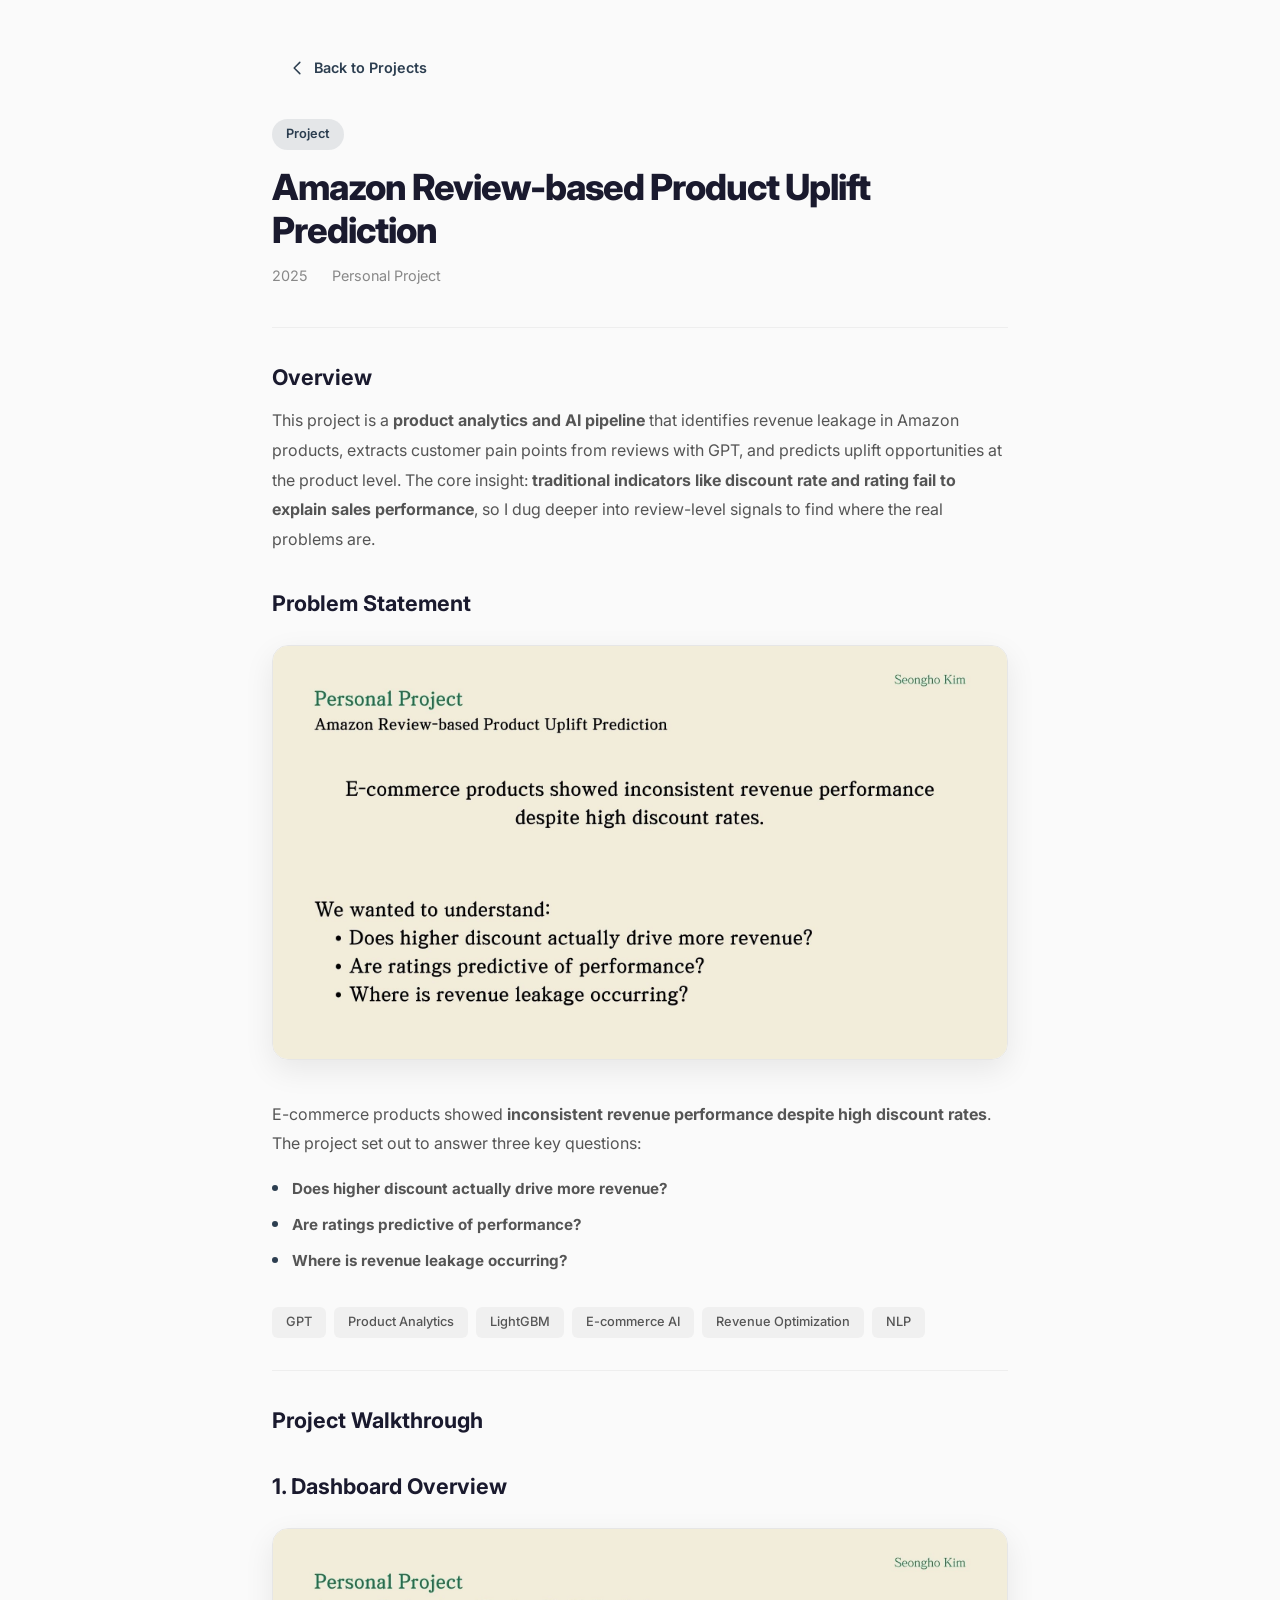
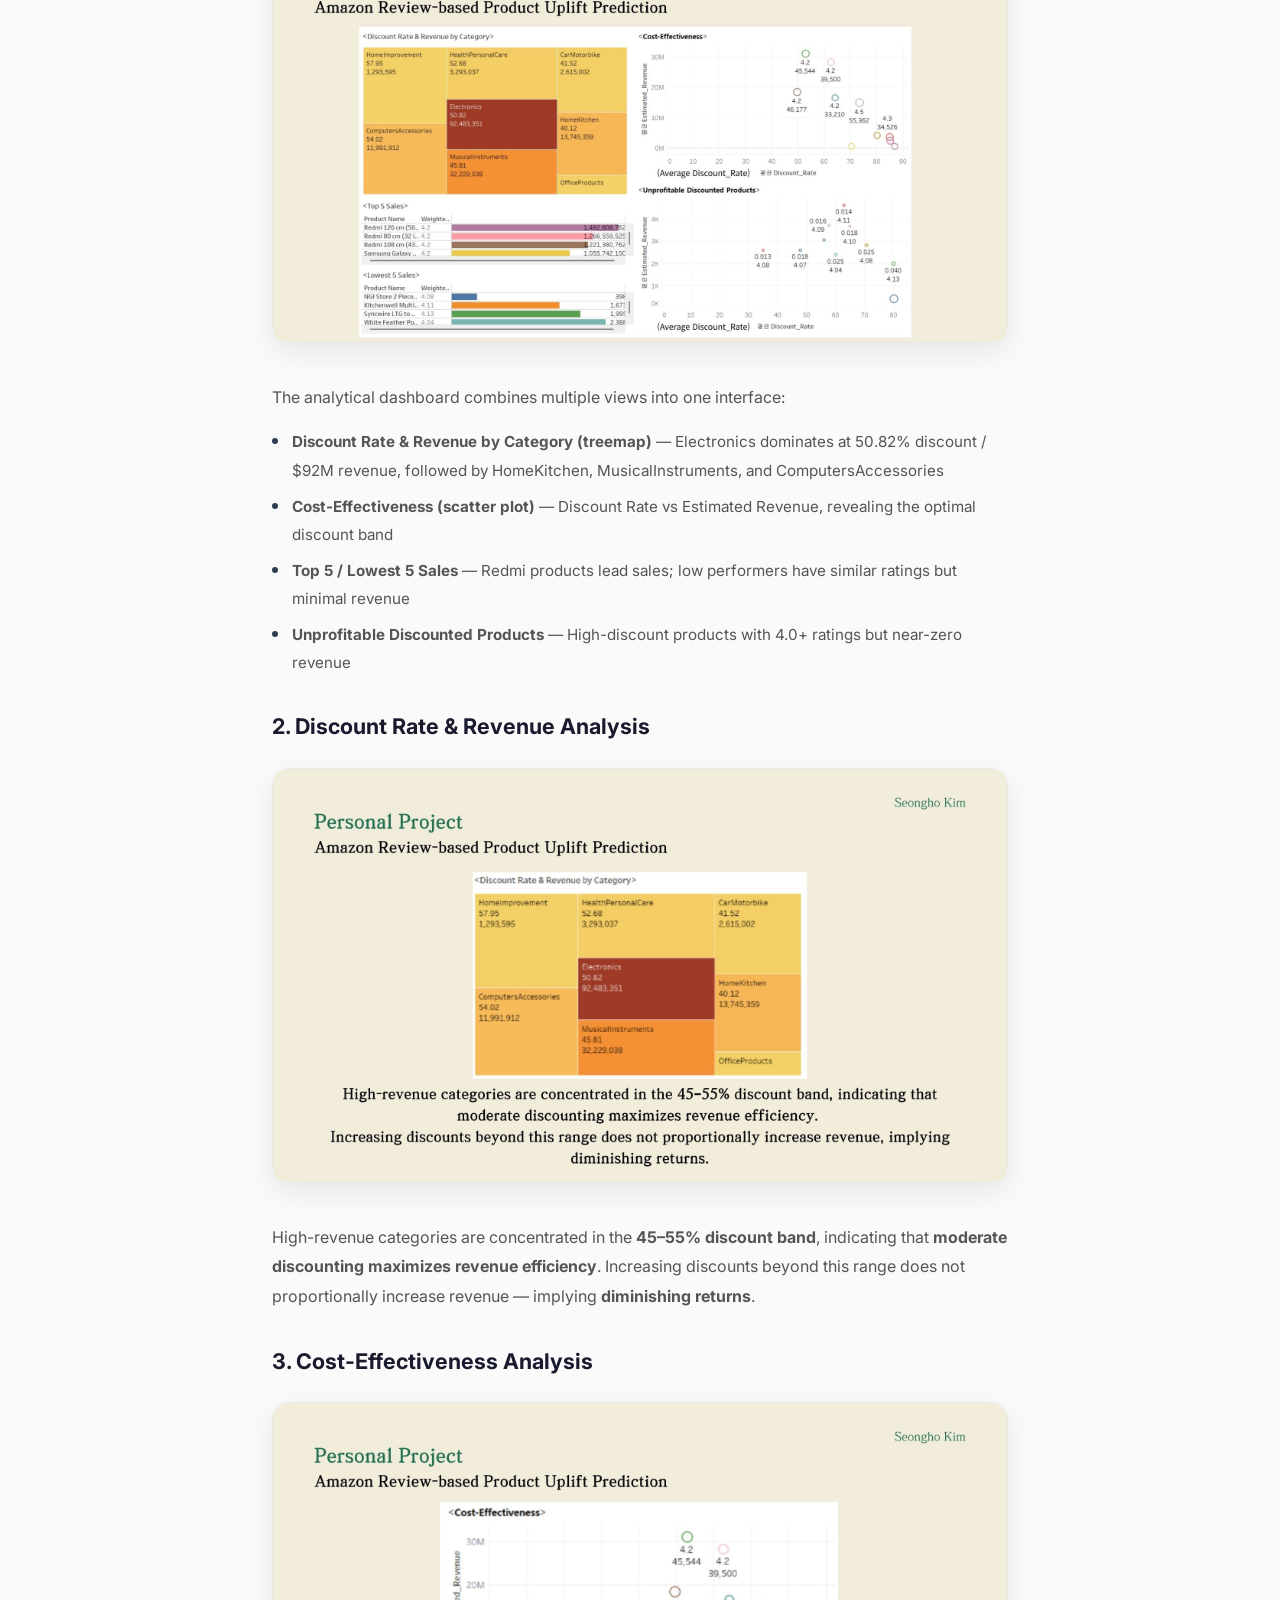
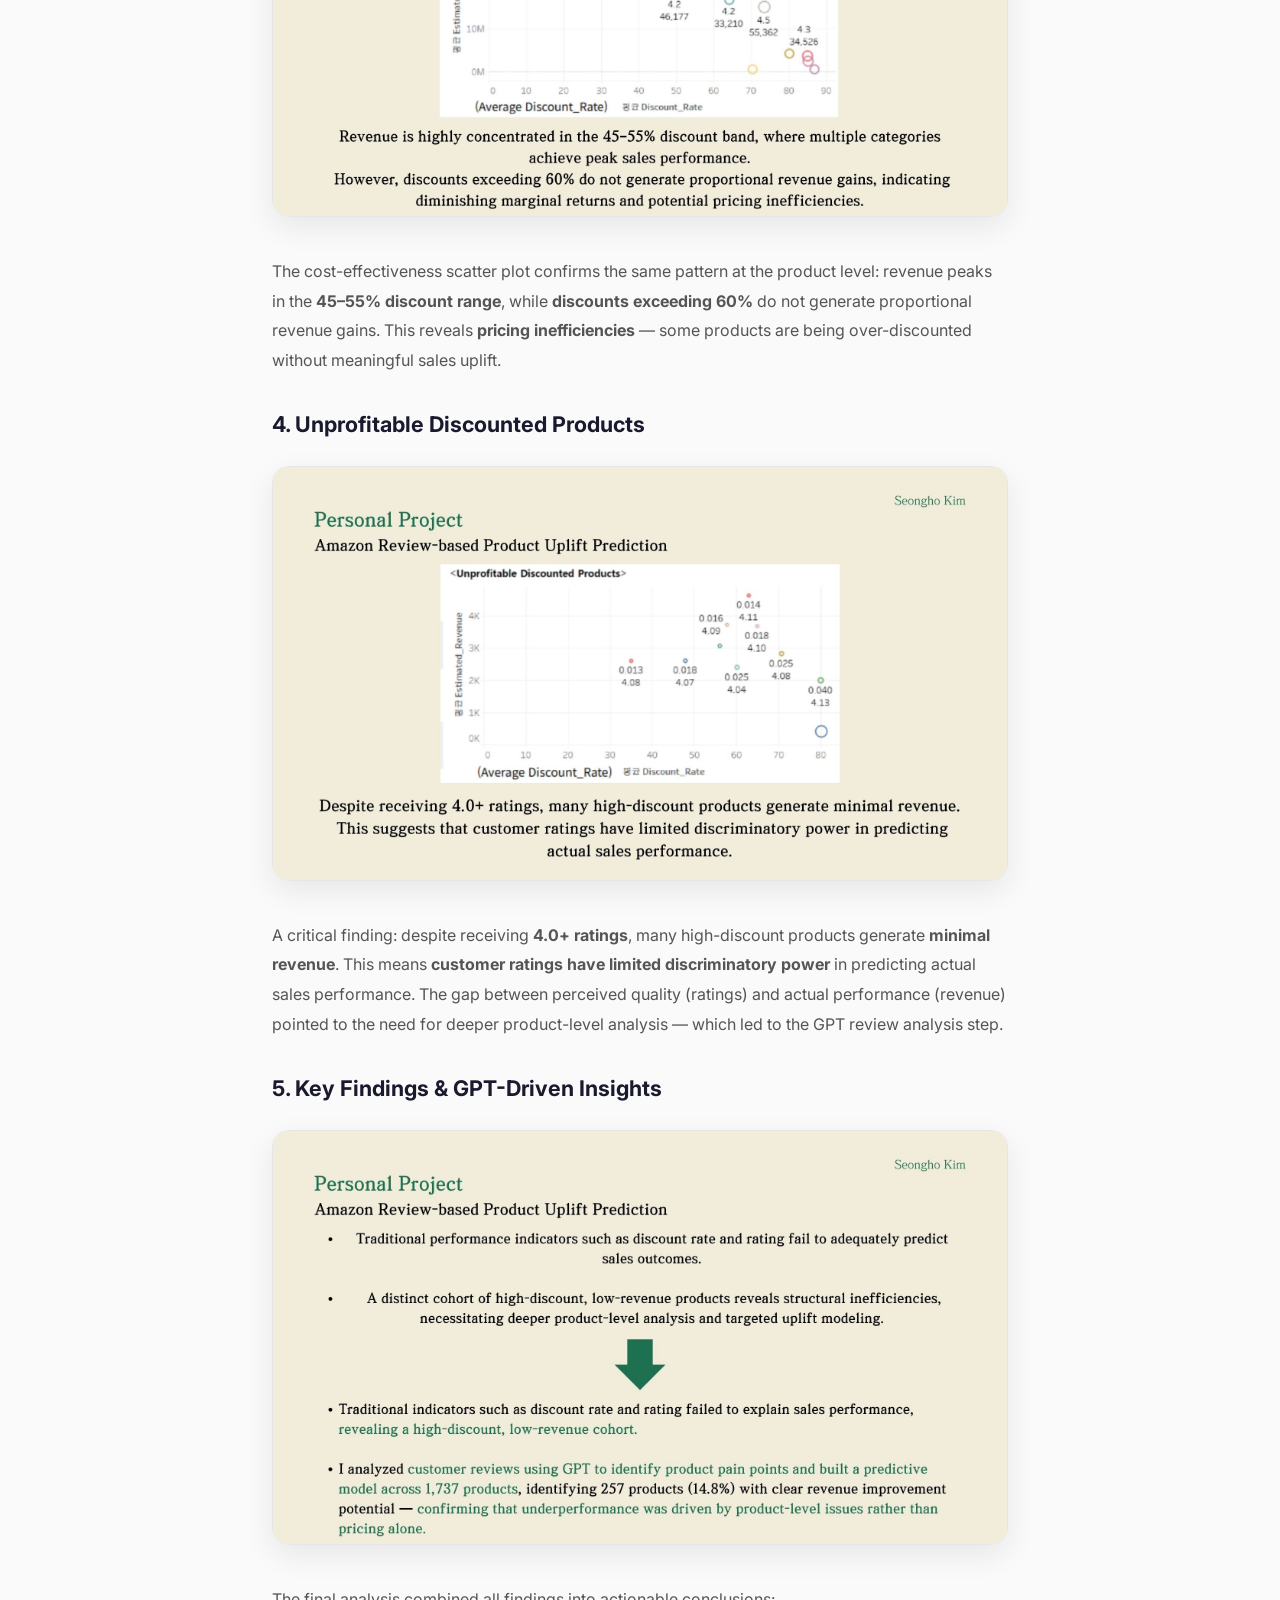
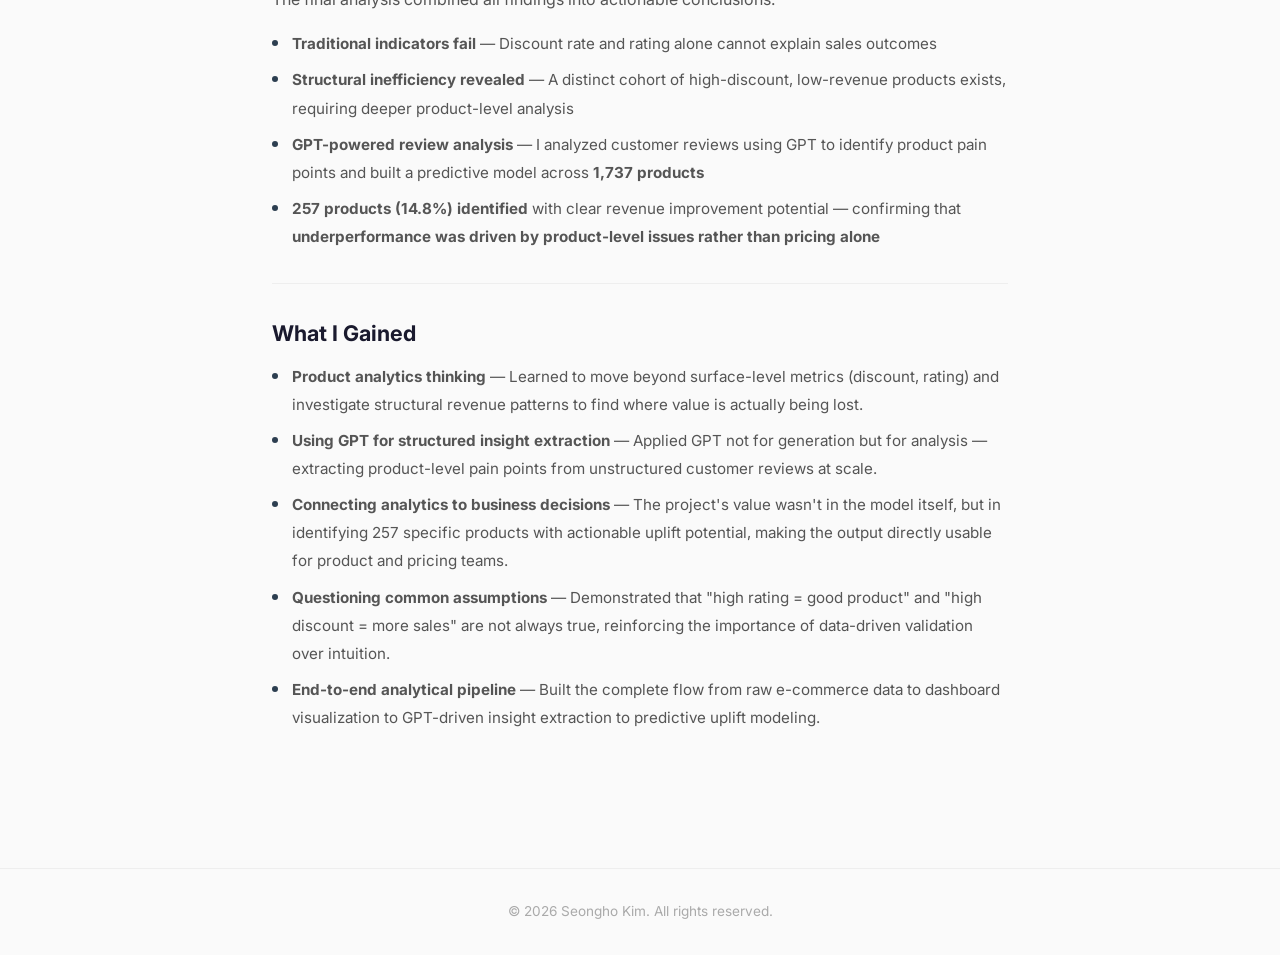
<file: project/proj2.html>
<!DOCTYPE html>
<html lang="en">
<head>
  <meta charset="UTF-8" />
  <meta name="viewport" content="width=device-width, initial-scale=1.0" />
  <title>Amazon Review-based Product Uplift Prediction</title>
  <link rel="preconnect" href="https://fonts.googleapis.com" />
  <link rel="preconnect" href="https://fonts.gstatic.com" crossorigin />
  <link href="https://fonts.googleapis.com/css2?family=Inter:wght@400;500;600;700;800&display=swap" rel="stylesheet" />
  <link rel="stylesheet" href="../detail.css" />
</head>
<body>
  <div class="detail-container">
    <a href="../index.html#projects" class="back-link">
      <svg xmlns="http://www.w3.org/2000/svg" fill="none" viewBox="0 0 24 24" stroke-width="2" stroke="currentColor">
        <path stroke-linecap="round" stroke-linejoin="round" d="M15.75 19.5L8.25 12l7.5-7.5"/>
      </svg>
      Back to Projects
    </a>

    <div class="detail-header">
      <span class="detail-tag">Project</span>
      <h1>Amazon Review-based Product Uplift Prediction</h1>
      <div class="detail-meta">
        <span>2025</span>
        <span>Personal Project</span>
      </div>
    </div>

    <div class="detail-divider"></div>

    <div class="detail-body">

      <h2>Overview</h2>
      <p>
        This project is a <strong>product analytics and AI pipeline</strong> that identifies revenue leakage in Amazon products,
        extracts customer pain points from reviews with GPT, and predicts uplift opportunities at the product level.
        The core insight: <strong>traditional indicators like discount rate and rating fail to explain sales performance</strong>,
        so I dug deeper into review-level signals to find where the real problems are.
      </p>

      <h2>Problem Statement</h2>
      <div class="image-gallery">
        <img src="slides/proj2-2.jpg" alt="Problem statement: inconsistent revenue despite high discounts" />
      </div>
      <p>
        E-commerce products showed <strong>inconsistent revenue performance despite high discount rates</strong>.
        The project set out to answer three key questions:
      </p>
      <ul>
        <li><strong>Does higher discount actually drive more revenue?</strong></li>
        <li><strong>Are ratings predictive of performance?</strong></li>
        <li><strong>Where is revenue leakage occurring?</strong></li>
      </ul>

      <div class="detail-tags">
        <span>GPT</span>
        <span>Product Analytics</span>
        <span>LightGBM</span>
        <span>E-commerce AI</span>
        <span>Revenue Optimization</span>
        <span>NLP</span>
      </div>

      <div class="detail-divider"></div>

      <h2>Project Walkthrough</h2>

      <h2>1. Dashboard Overview</h2>
      <div class="image-gallery">
        <img src="slides/proj2-1.jpg" alt="Full analytics dashboard: treemap, cost-effectiveness, top/lowest sales, unprofitable products" />
      </div>
      <p>
        The analytical dashboard combines multiple views into one interface:
      </p>
      <ul>
        <li><strong>Discount Rate & Revenue by Category (treemap)</strong> — Electronics dominates at 50.82% discount / $92M revenue, followed by HomeKitchen, MusicalInstruments, and ComputersAccessories</li>
        <li><strong>Cost-Effectiveness (scatter plot)</strong> — Discount Rate vs Estimated Revenue, revealing the optimal discount band</li>
        <li><strong>Top 5 / Lowest 5 Sales</strong> — Redmi products lead sales; low performers have similar ratings but minimal revenue</li>
        <li><strong>Unprofitable Discounted Products</strong> — High-discount products with 4.0+ ratings but near-zero revenue</li>
      </ul>

      <h2>2. Discount Rate & Revenue Analysis</h2>
      <div class="image-gallery">
        <img src="slides/proj2-3.jpg" alt="Treemap: Discount Rate and Revenue by Category" />
      </div>
      <p>
        High-revenue categories are concentrated in the <strong>45–55% discount band</strong>, indicating that
        <strong>moderate discounting maximizes revenue efficiency</strong>.
        Increasing discounts beyond this range does not proportionally increase revenue — implying <strong>diminishing returns</strong>.
      </p>

      <h2>3. Cost-Effectiveness Analysis</h2>
      <div class="image-gallery">
        <img src="slides/proj2-4.jpg" alt="Cost-Effectiveness scatter: Discount Rate vs Estimated Revenue" />
      </div>
      <p>
        The cost-effectiveness scatter plot confirms the same pattern at the product level:
        revenue peaks in the <strong>45–55% discount range</strong>, while <strong>discounts exceeding 60%</strong>
        do not generate proportional revenue gains. This reveals <strong>pricing inefficiencies</strong> —
        some products are being over-discounted without meaningful sales uplift.
      </p>

      <h2>4. Unprofitable Discounted Products</h2>
      <div class="image-gallery">
        <img src="slides/proj2-5.jpg" alt="Unprofitable products: high discount, high rating, low revenue" />
      </div>
      <p>
        A critical finding: despite receiving <strong>4.0+ ratings</strong>, many high-discount products generate <strong>minimal revenue</strong>.
        This means <strong>customer ratings have limited discriminatory power</strong> in predicting actual sales performance.
        The gap between perceived quality (ratings) and actual performance (revenue) pointed to the need for
        deeper product-level analysis — which led to the GPT review analysis step.
      </p>

      <h2>5. Key Findings & GPT-Driven Insights</h2>
      <div class="image-gallery">
        <img src="slides/proj2-6.jpg" alt="Key findings: GPT review analysis identifying 257 uplift products out of 1,737" />
      </div>
      <p>
        The final analysis combined all findings into actionable conclusions:
      </p>
      <ul>
        <li><strong>Traditional indicators fail</strong> — Discount rate and rating alone cannot explain sales outcomes</li>
        <li><strong>Structural inefficiency revealed</strong> — A distinct cohort of high-discount, low-revenue products exists, requiring deeper product-level analysis</li>
        <li><strong>GPT-powered review analysis</strong> — I analyzed customer reviews using GPT to identify product pain points and built a predictive model across <strong>1,737 products</strong></li>
        <li><strong>257 products (14.8%) identified</strong> with clear revenue improvement potential — confirming that <strong>underperformance was driven by product-level issues rather than pricing alone</strong></li>
      </ul>

      <div class="detail-divider"></div>

      <h2>What I Gained</h2>
      <ul>
        <li>
          <strong>Product analytics thinking</strong> — Learned to move beyond surface-level metrics (discount, rating) and investigate structural revenue patterns to find where value is actually being lost.
        </li>
        <li>
          <strong>Using GPT for structured insight extraction</strong> — Applied GPT not for generation but for analysis — extracting product-level pain points from unstructured customer reviews at scale.
        </li>
        <li>
          <strong>Connecting analytics to business decisions</strong> — The project's value wasn't in the model itself, but in identifying 257 specific products with actionable uplift potential, making the output directly usable for product and pricing teams.
        </li>
        <li>
          <strong>Questioning common assumptions</strong> — Demonstrated that "high rating = good product" and "high discount = more sales" are not always true, reinforcing the importance of data-driven validation over intuition.
        </li>
        <li>
          <strong>End-to-end analytical pipeline</strong> — Built the complete flow from raw e-commerce data to dashboard visualization to GPT-driven insight extraction to predictive uplift modeling.
        </li>
      </ul>

    </div>
  </div>

  <div class="detail-footer">
    <p>&copy; 2026 Seongho Kim. All rights reserved.</p>
  </div>
</body>
</html>
</file>
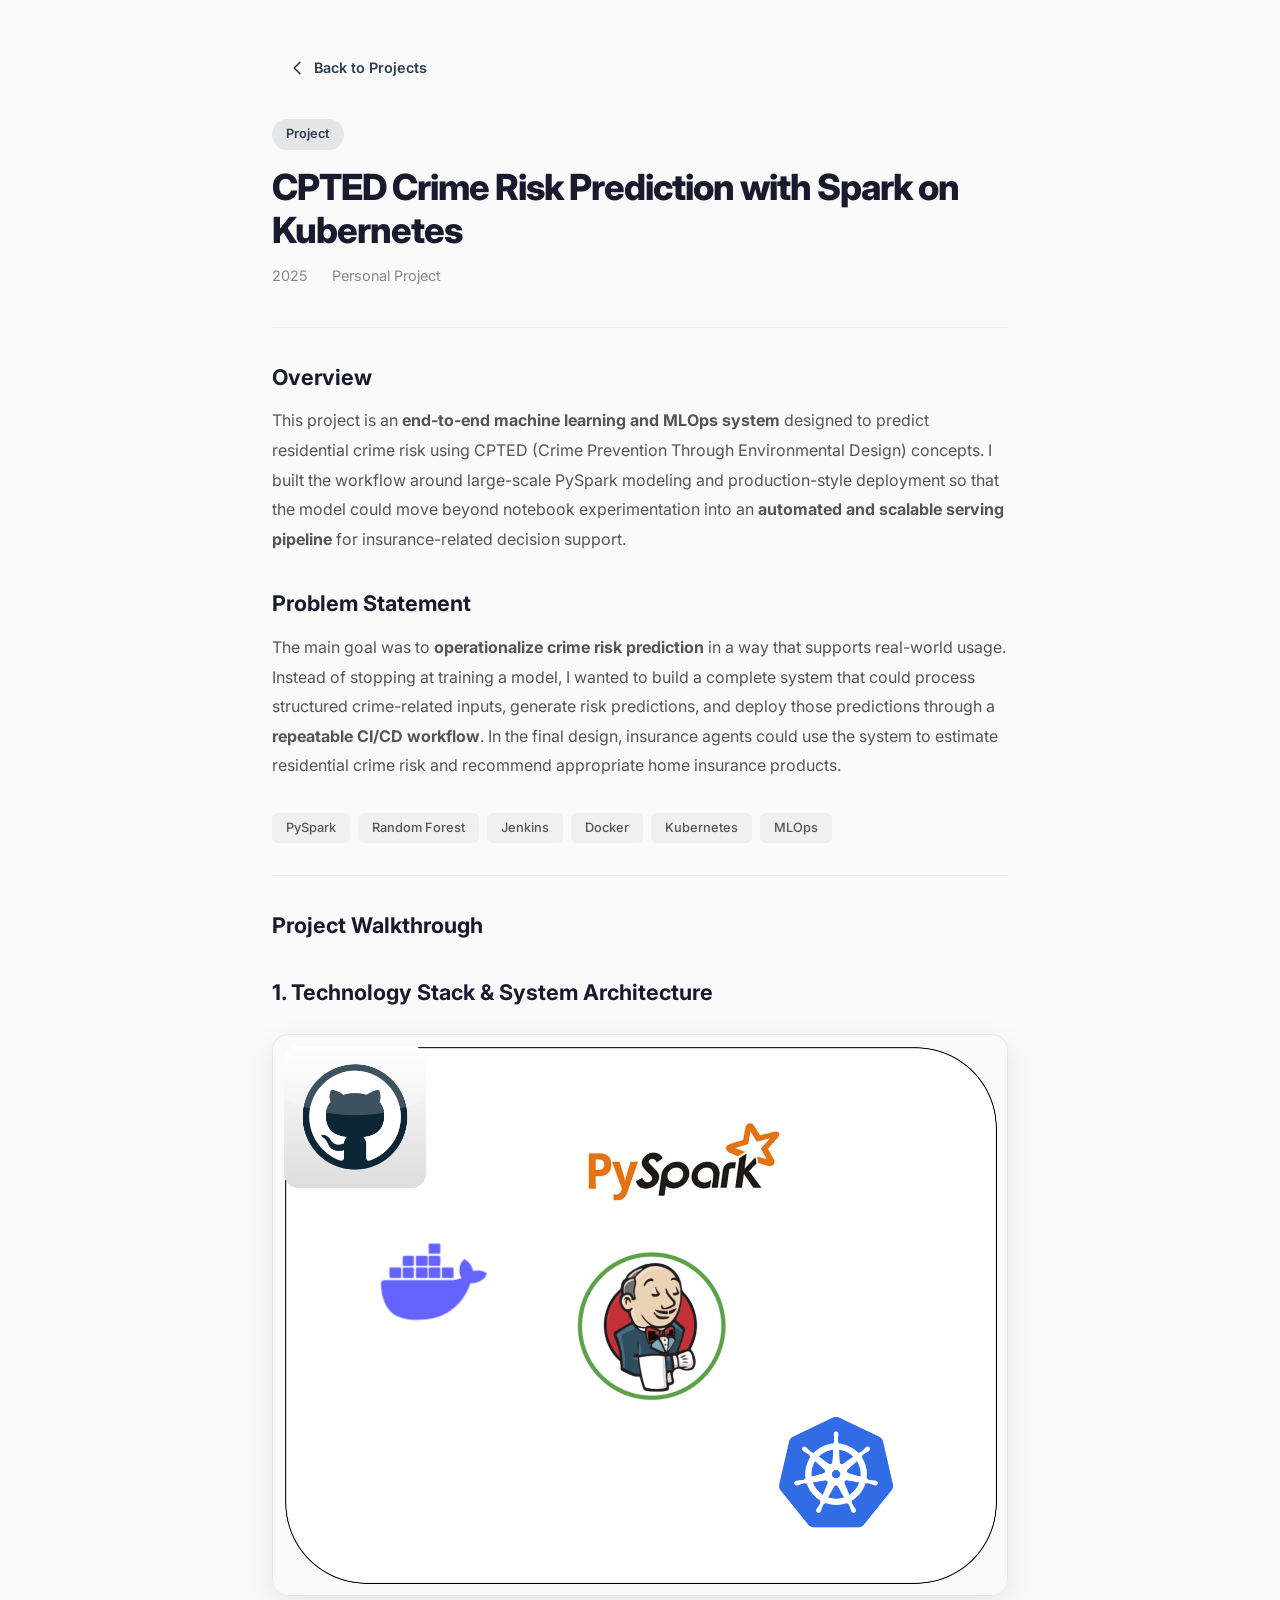
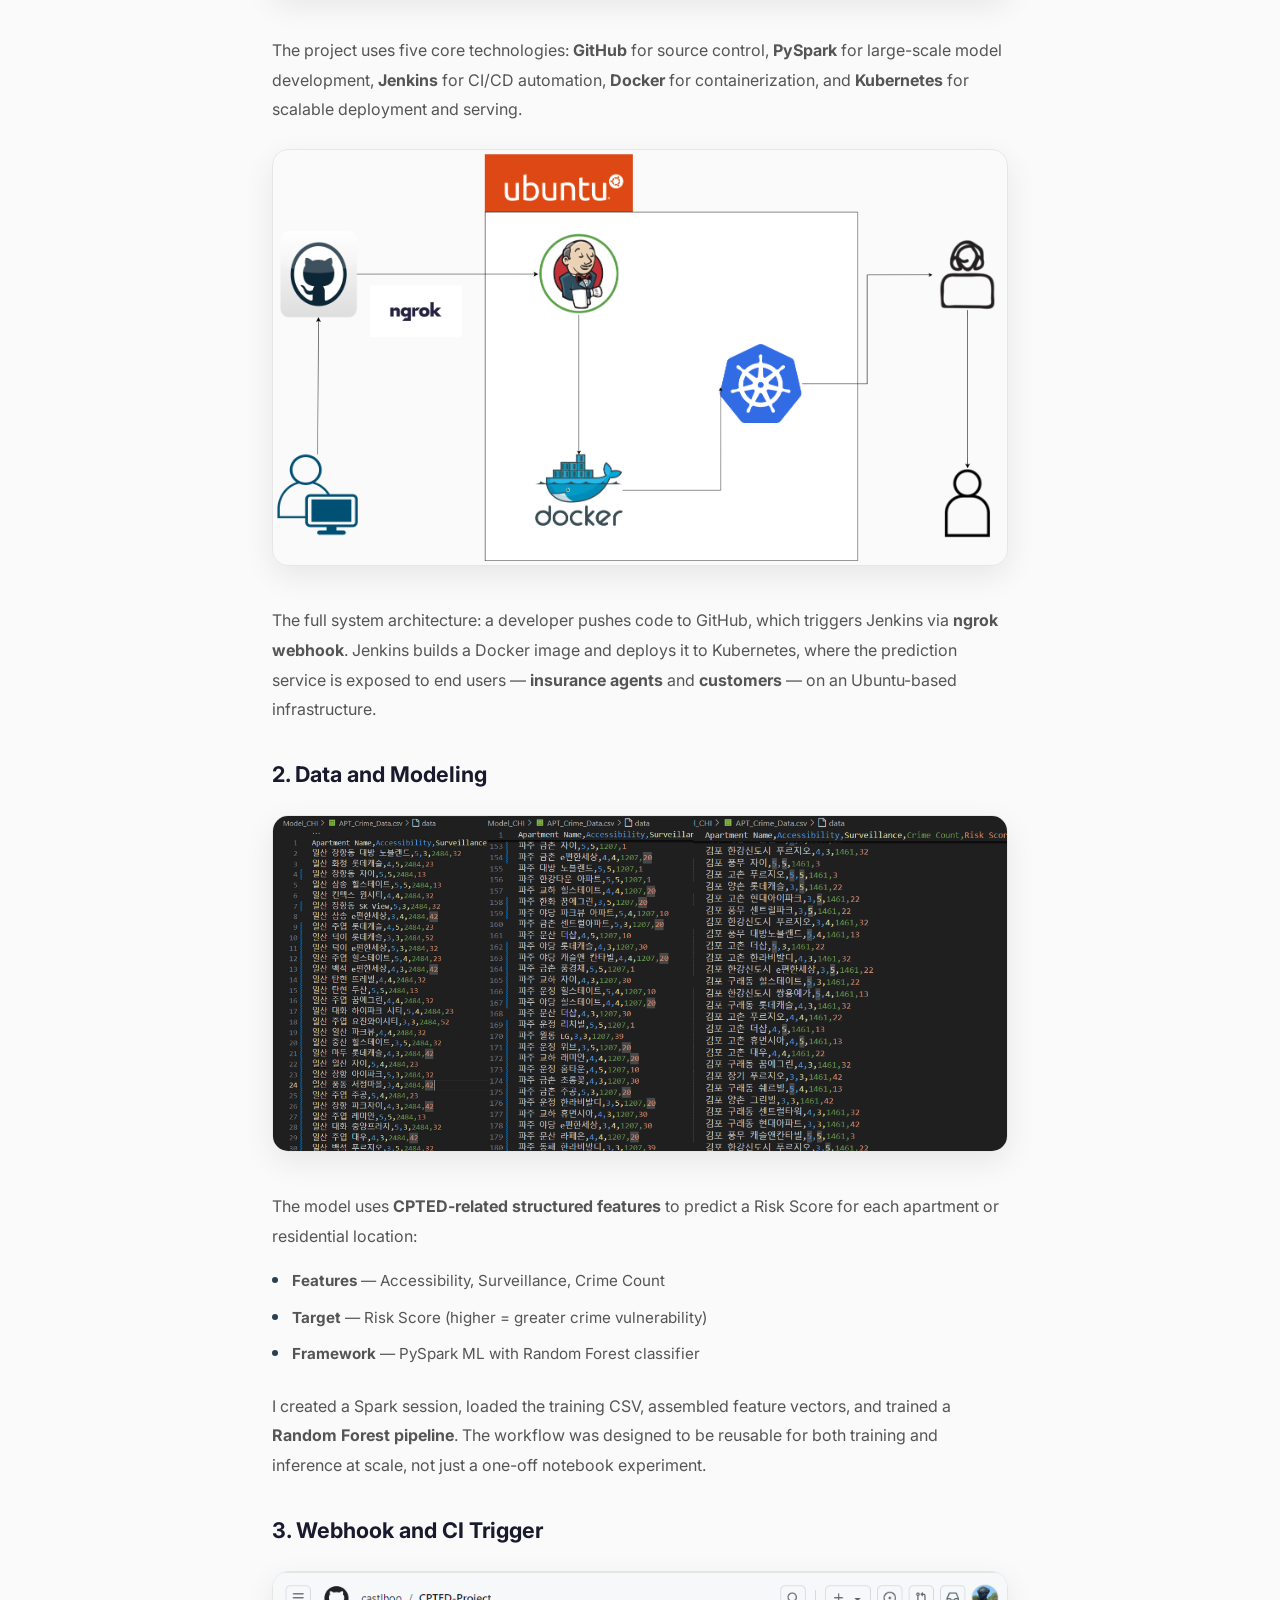
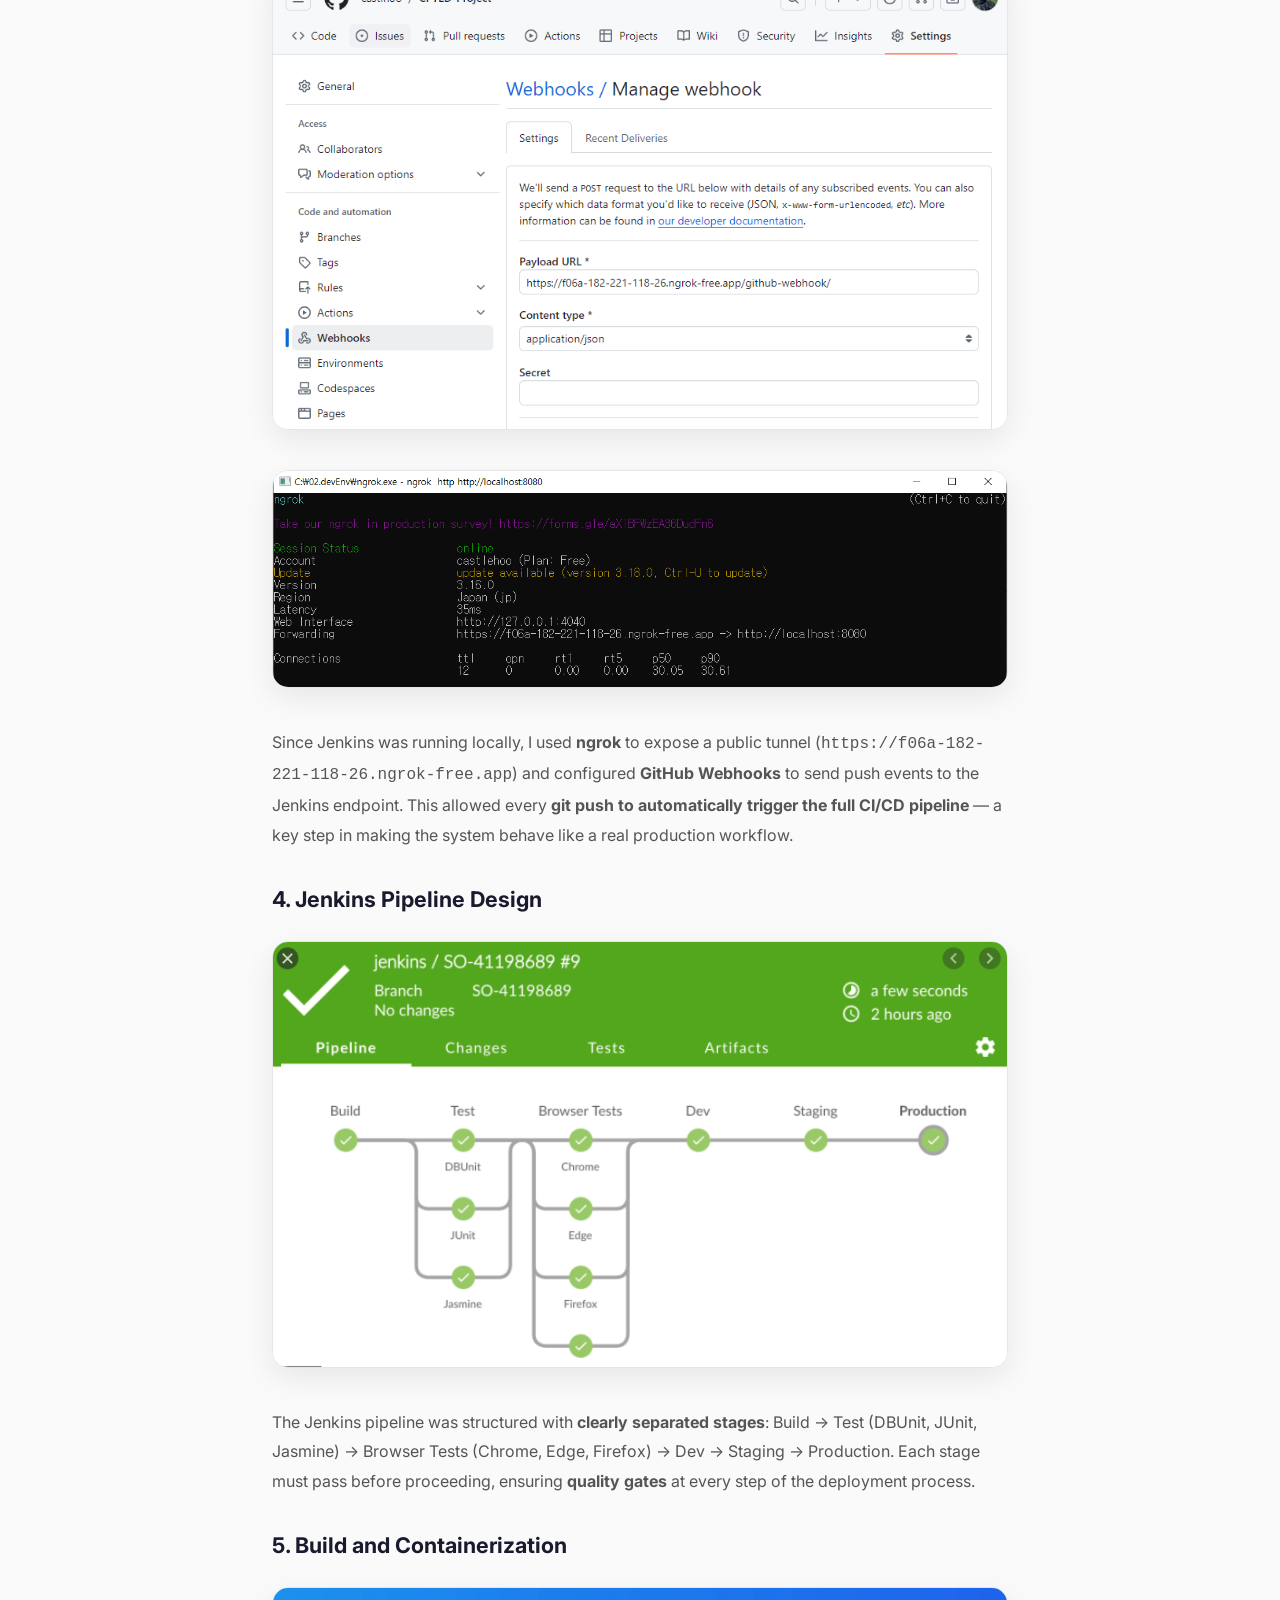
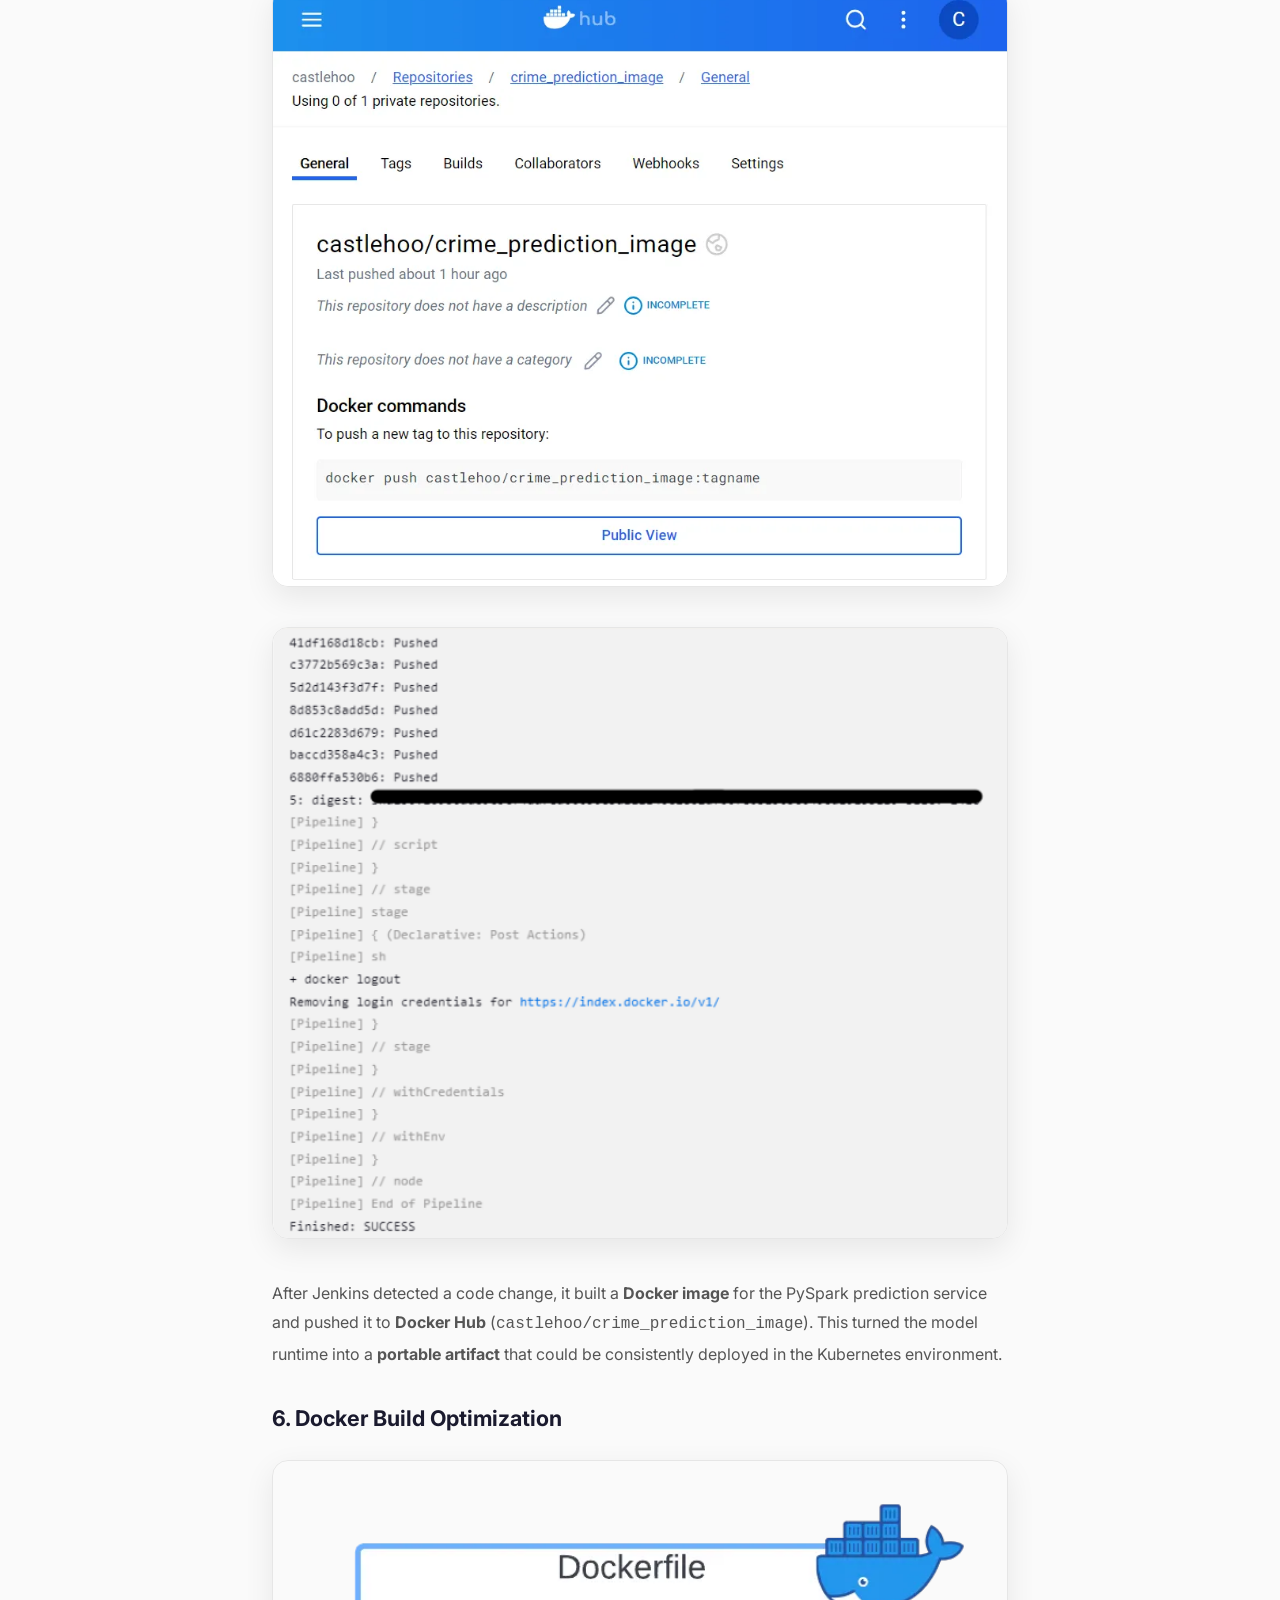
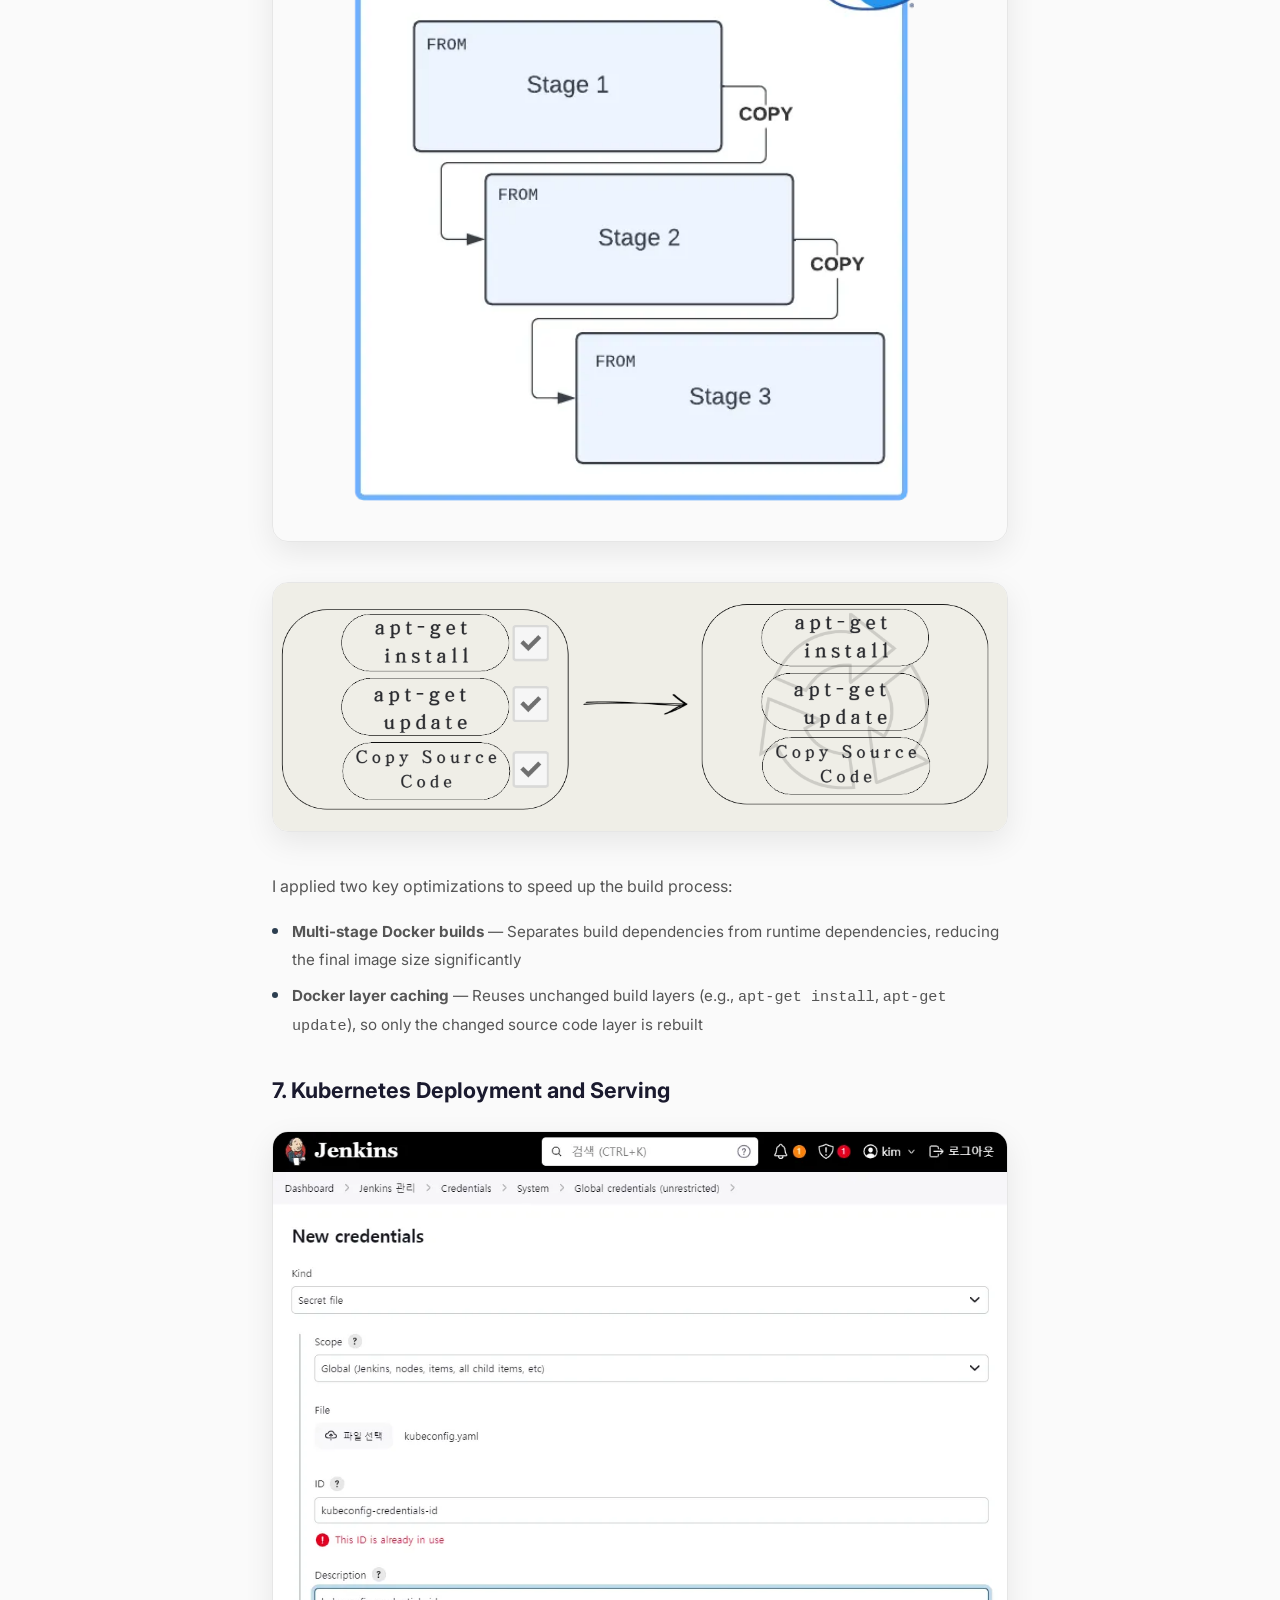
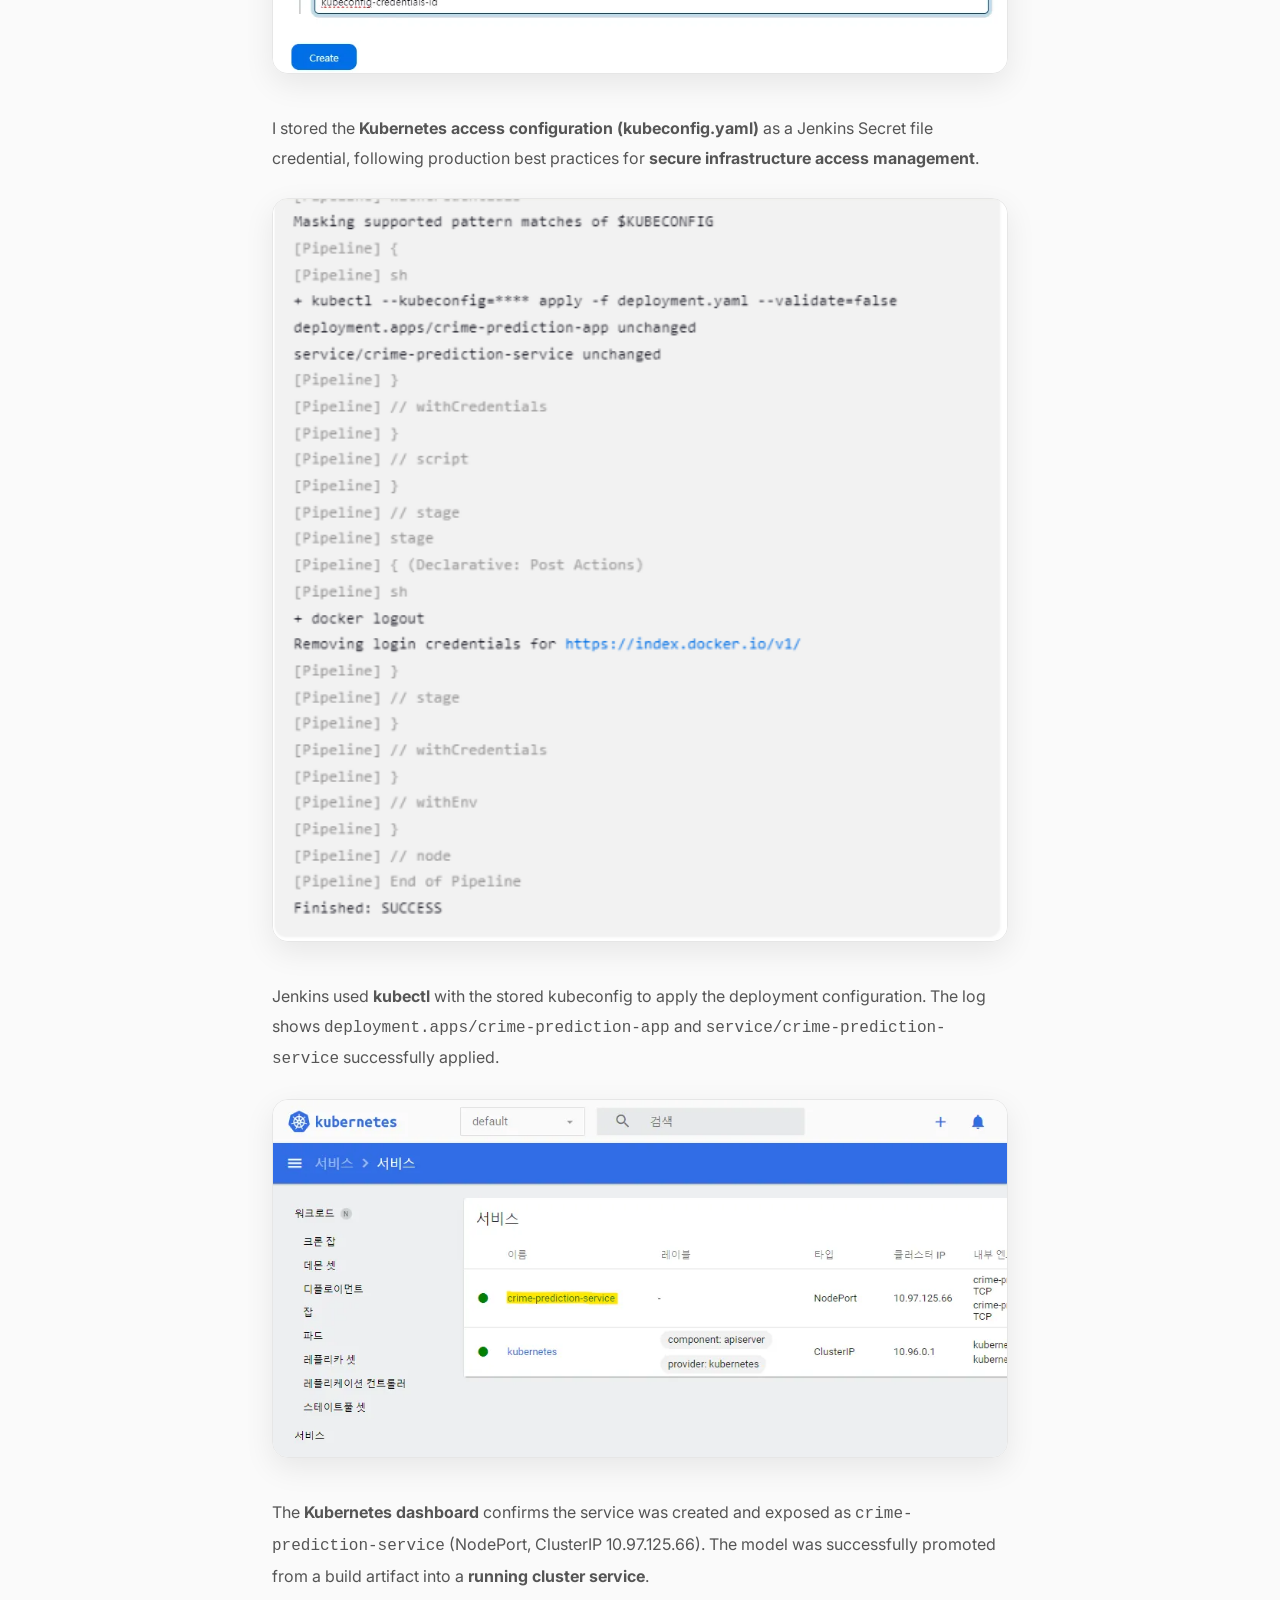
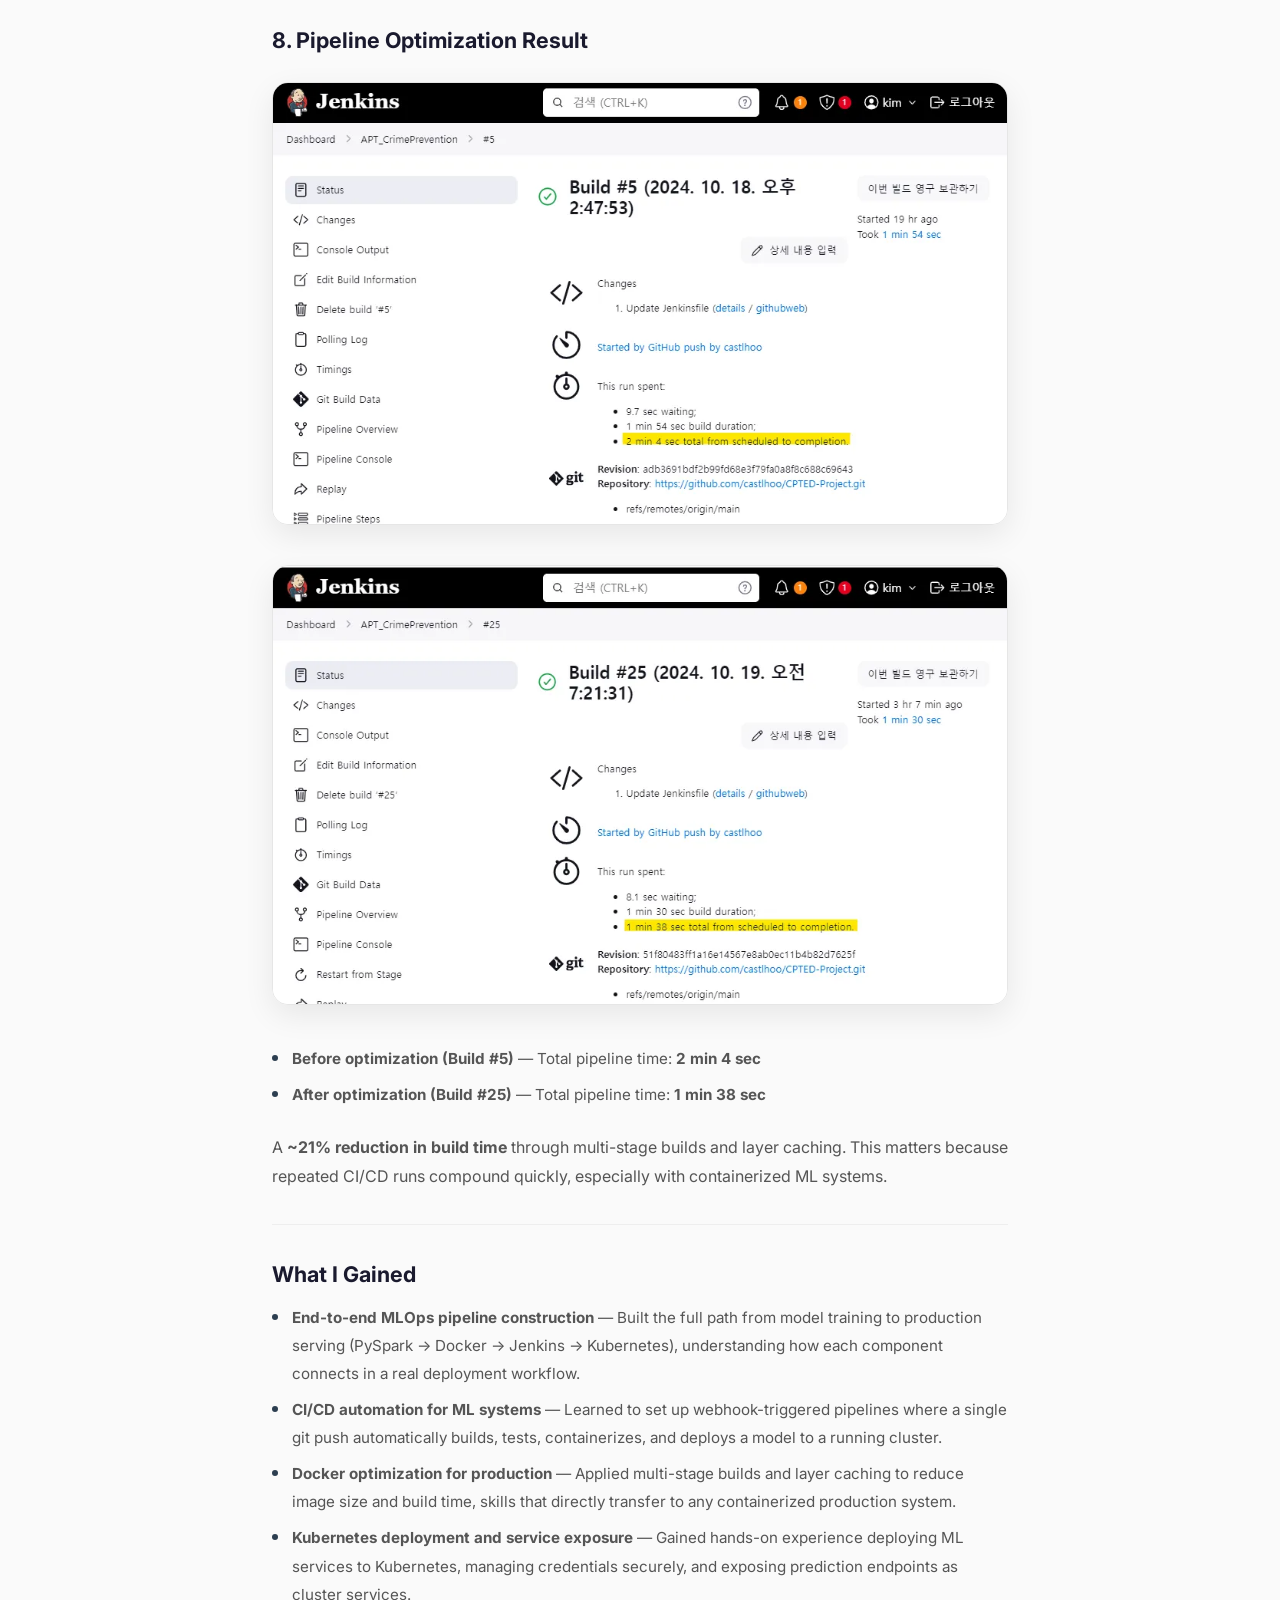
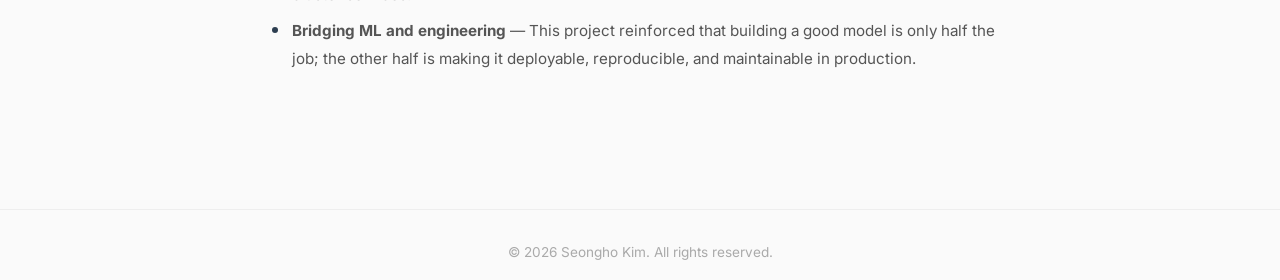
<file: project/proj3.html>
<!DOCTYPE html>
<html lang="en">
<head>
  <meta charset="UTF-8" />
  <meta name="viewport" content="width=device-width, initial-scale=1.0" />
  <title>CPTED Crime Risk Prediction with Spark on Kubernetes</title>
  <link rel="preconnect" href="https://fonts.googleapis.com" />
  <link rel="preconnect" href="https://fonts.gstatic.com" crossorigin />
  <link href="https://fonts.googleapis.com/css2?family=Inter:wght@400;500;600;700;800&display=swap" rel="stylesheet" />
  <link rel="stylesheet" href="../detail.css" />
</head>
<body>
  <div class="detail-container">
    <a href="../index.html#projects" class="back-link">
      <svg xmlns="http://www.w3.org/2000/svg" fill="none" viewBox="0 0 24 24" stroke-width="2" stroke="currentColor">
        <path stroke-linecap="round" stroke-linejoin="round" d="M15.75 19.5L8.25 12l7.5-7.5"/>
      </svg>
      Back to Projects
    </a>

    <div class="detail-header">
      <span class="detail-tag">Project</span>
      <h1>CPTED Crime Risk Prediction with Spark on Kubernetes</h1>
      <div class="detail-meta">
        <span>2025</span>
        <span>Personal Project</span>
      </div>
    </div>

    <div class="detail-divider"></div>

    <div class="detail-body">

      <h2>Overview</h2>
      <p>
        This project is an <strong>end-to-end machine learning and MLOps system</strong> designed to predict residential crime risk
        using CPTED (Crime Prevention Through Environmental Design) concepts. I built the workflow around
        large-scale PySpark modeling and production-style deployment so that the model could move beyond
        notebook experimentation into an <strong>automated and scalable serving pipeline</strong> for insurance-related decision support.
      </p>

      <h2>Problem Statement</h2>
      <p>
        The main goal was to <strong>operationalize crime risk prediction</strong> in a way that supports real-world usage.
        Instead of stopping at training a model, I wanted to build a complete system that could process structured
        crime-related inputs, generate risk predictions, and deploy those predictions through a
        <strong>repeatable CI/CD workflow</strong>. In the final design, insurance agents could use the system to estimate
        residential crime risk and recommend appropriate home insurance products.
      </p>

      <div class="detail-tags">
        <span>PySpark</span>
        <span>Random Forest</span>
        <span>Jenkins</span>
        <span>Docker</span>
        <span>Kubernetes</span>
        <span>MLOps</span>
      </div>

      <div class="detail-divider"></div>

      <h2>Project Walkthrough</h2>

      <h2>1. Technology Stack & System Architecture</h2>
      <div class="image-gallery">
        <img src="slides/proj3-8.png" alt="Full technology stack: GitHub, PySpark, Docker, Jenkins, Kubernetes" />
      </div>
      <p>
        The project uses five core technologies:
        <strong>GitHub</strong> for source control,
        <strong>PySpark</strong> for large-scale model development,
        <strong>Jenkins</strong> for CI/CD automation,
        <strong>Docker</strong> for containerization, and
        <strong>Kubernetes</strong> for scalable deployment and serving.
      </p>

      <div class="image-gallery">
        <img src="slides/proj3-2.png" alt="End-to-end system architecture diagram" />
      </div>
      <p>
        The full system architecture: a developer pushes code to GitHub, which triggers Jenkins via <strong>ngrok webhook</strong>.
        Jenkins builds a Docker image and deploys it to Kubernetes, where the prediction service is exposed to
        end users — <strong>insurance agents</strong> and <strong>customers</strong> — on an Ubuntu-based infrastructure.
      </p>

      <h2>2. Data and Modeling</h2>
      <div class="image-gallery">
        <img src="slides/proj3-1.jpg" alt="CPTED training dataset with Accessibility, Surveillance, Crime Count, Risk Score" />
      </div>
      <p>
        The model uses <strong>CPTED-related structured features</strong> to predict a Risk Score for each apartment or residential location:
      </p>
      <ul>
        <li><strong>Features</strong> — Accessibility, Surveillance, Crime Count</li>
        <li><strong>Target</strong> — Risk Score (higher = greater crime vulnerability)</li>
        <li><strong>Framework</strong> — PySpark ML with Random Forest classifier</li>
      </ul>
      <p>
        I created a Spark session, loaded the training CSV, assembled feature vectors, and trained a
        <strong>Random Forest pipeline</strong>. The workflow was designed to be reusable for both training and inference
        at scale, not just a one-off notebook experiment.
      </p>

      <h2>3. Webhook and CI Trigger</h2>
      <div class="image-gallery">
        <img src="slides/proj3-4.png" alt="GitHub webhook configuration pointing to ngrok URL" />
      </div>
      <div class="image-gallery">
        <img src="slides/proj3-3.png" alt="Ngrok tunnel forwarding to localhost Jenkins" />
      </div>
      <p>
        Since Jenkins was running locally, I used <strong>ngrok</strong> to expose a public tunnel
        (<code>https://f06a-182-221-118-26.ngrok-free.app</code>) and configured
        <strong>GitHub Webhooks</strong> to send push events to the Jenkins endpoint.
        This allowed every <strong>git push to automatically trigger the full CI/CD pipeline</strong>
        — a key step in making the system behave like a real production workflow.
      </p>

      <h2>4. Jenkins Pipeline Design</h2>
      <div class="image-gallery">
        <img src="slides/proj3-13.png" alt="Jenkins pipeline stages: Build, Test, Browser Tests, Dev, Staging, Production" />
      </div>
      <p>
        The Jenkins pipeline was structured with <strong>clearly separated stages</strong>:
        Build → Test (DBUnit, JUnit, Jasmine) → Browser Tests (Chrome, Edge, Firefox) → Dev → Staging → Production.
        Each stage must pass before proceeding, ensuring <strong>quality gates</strong> at every step of the deployment process.
      </p>

      <h2>5. Build and Containerization</h2>
      <div class="image-gallery">
        <img src="slides/proj3-7.png" alt="Docker Hub repository: castlehoo/crime_prediction_image" />
      </div>
      <div class="image-gallery">
        <img src="slides/proj3-6.png" alt="Jenkins log showing successful Docker push" />
      </div>
      <p>
        After Jenkins detected a code change, it built a <strong>Docker image</strong> for the PySpark prediction service
        and pushed it to <strong>Docker Hub</strong> (<code>castlehoo/crime_prediction_image</code>).
        This turned the model runtime into a <strong>portable artifact</strong> that could be consistently deployed
        in the Kubernetes environment.
      </p>

      <h2>6. Docker Build Optimization</h2>
      <div class="image-gallery">
        <img src="slides/proj3-12.png" alt="Multi-stage Docker build: Stage 1 → Stage 2 → Stage 3" />
      </div>
      <div class="image-gallery">
        <img src="slides/proj3-14.png" alt="Docker layer caching concept" />
      </div>
      <p>
        I applied two key optimizations to speed up the build process:
      </p>
      <ul>
        <li><strong>Multi-stage Docker builds</strong> — Separates build dependencies from runtime dependencies, reducing the final image size significantly</li>
        <li><strong>Docker layer caching</strong> — Reuses unchanged build layers (e.g., <code>apt-get install</code>, <code>apt-get update</code>), so only the changed source code layer is rebuilt</li>
      </ul>

      <h2>7. Kubernetes Deployment and Serving</h2>
      <div class="image-gallery">
        <img src="slides/proj3-9.png" alt="Jenkins credentials: kubeconfig.yaml stored as Secret file" />
      </div>
      <p>
        I stored the <strong>Kubernetes access configuration (kubeconfig.yaml)</strong> as a Jenkins Secret file credential,
        following production best practices for <strong>secure infrastructure access management</strong>.
      </p>

      <div class="image-gallery">
        <img src="slides/proj3-10.png" alt="Jenkins log: kubectl apply deployment.yaml success" />
      </div>
      <p>
        Jenkins used <strong>kubectl</strong> with the stored kubeconfig to apply the deployment configuration.
        The log shows <code>deployment.apps/crime-prediction-app</code> and <code>service/crime-prediction-service</code>
        successfully applied.
      </p>

      <div class="image-gallery">
        <img src="slides/proj3-11.png" alt="Kubernetes dashboard showing crime-prediction-service running" />
      </div>
      <p>
        The <strong>Kubernetes dashboard</strong> confirms the service was created and exposed as
        <code>crime-prediction-service</code> (NodePort, ClusterIP 10.97.125.66).
        The model was successfully promoted from a build artifact into a <strong>running cluster service</strong>.
      </p>

      <h2>8. Pipeline Optimization Result</h2>
      <div class="image-gallery">
        <img src="slides/proj3-16.png" alt="Before optimization: Build #5, 2 min 4 sec" />
      </div>
      <div class="image-gallery">
        <img src="slides/proj3-15.png" alt="After optimization: Build #25, 1 min 38 sec" />
      </div>
      <ul>
        <li><strong>Before optimization (Build #5)</strong> — Total pipeline time: <strong>2 min 4 sec</strong></li>
        <li><strong>After optimization (Build #25)</strong> — Total pipeline time: <strong>1 min 38 sec</strong></li>
      </ul>
      <p>
        A <strong>~21% reduction in build time</strong> through multi-stage builds and layer caching.
        This matters because repeated CI/CD runs compound quickly, especially with containerized ML systems.
      </p>

      <div class="detail-divider"></div>

      <h2>What I Gained</h2>
      <ul>
        <li>
          <strong>End-to-end MLOps pipeline construction</strong> — Built the full path from model training to production serving (PySpark → Docker → Jenkins → Kubernetes), understanding how each component connects in a real deployment workflow.
        </li>
        <li>
          <strong>CI/CD automation for ML systems</strong> — Learned to set up webhook-triggered pipelines where a single git push automatically builds, tests, containerizes, and deploys a model to a running cluster.
        </li>
        <li>
          <strong>Docker optimization for production</strong> — Applied multi-stage builds and layer caching to reduce image size and build time, skills that directly transfer to any containerized production system.
        </li>
        <li>
          <strong>Kubernetes deployment and service exposure</strong> — Gained hands-on experience deploying ML services to Kubernetes, managing credentials securely, and exposing prediction endpoints as cluster services.
        </li>
        <li>
          <strong>Bridging ML and engineering</strong> — This project reinforced that building a good model is only half the job; the other half is making it deployable, reproducible, and maintainable in production.
        </li>
      </ul>

    </div>
  </div>

  <div class="detail-footer">
    <p>&copy; 2026 Seongho Kim. All rights reserved.</p>
  </div>
</body>
</html>
</file>
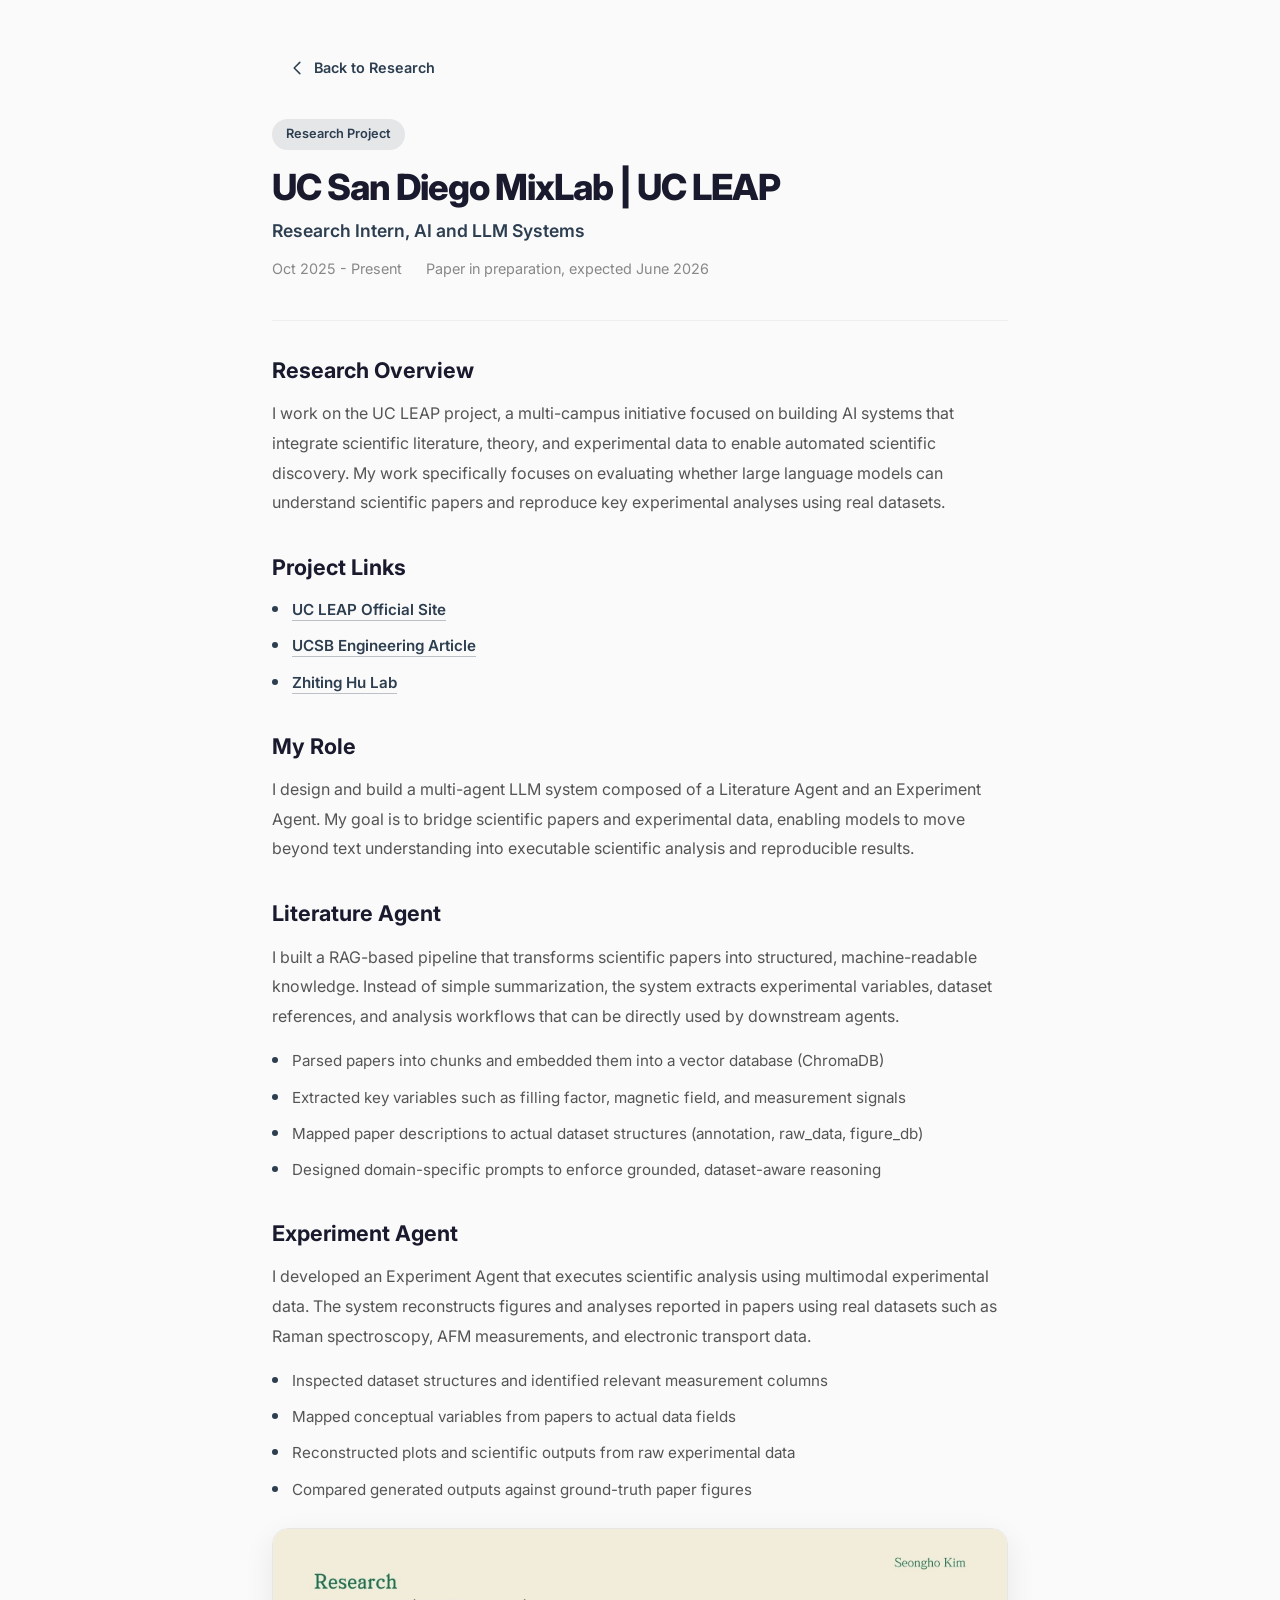
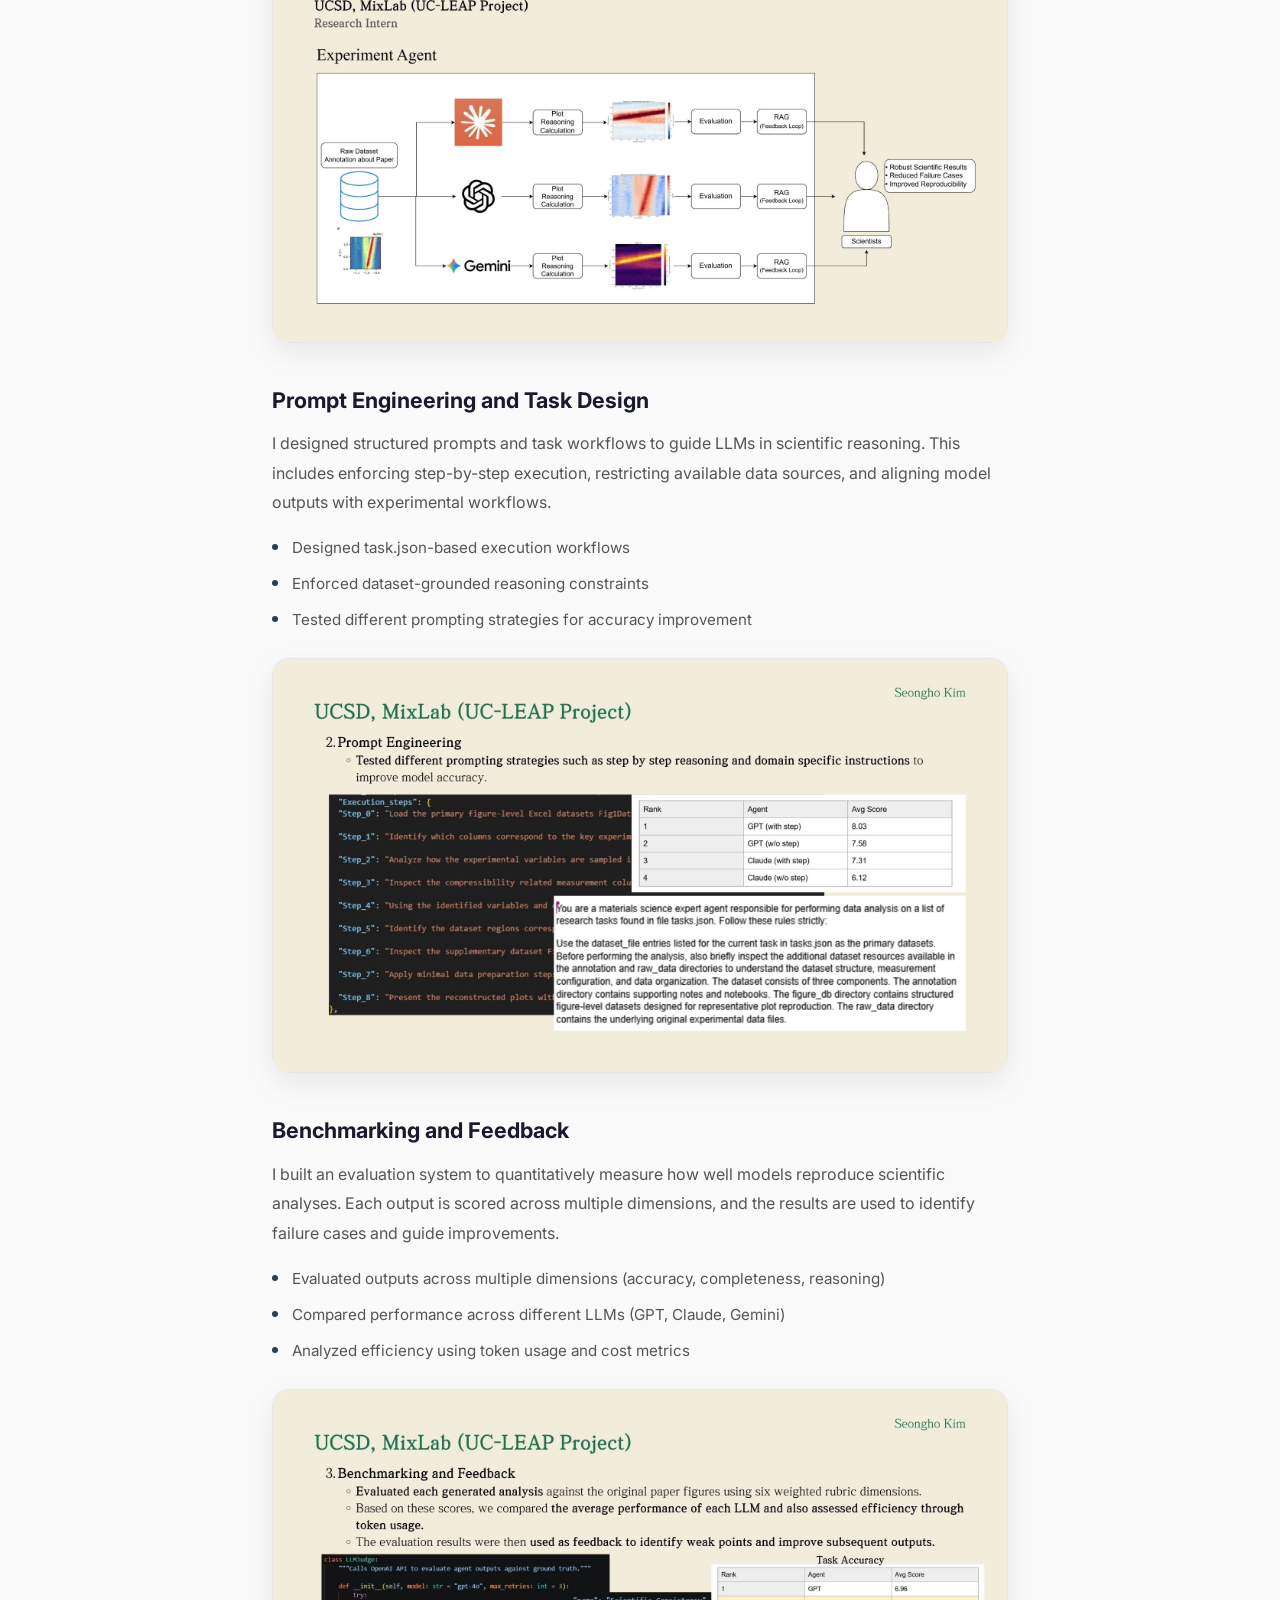
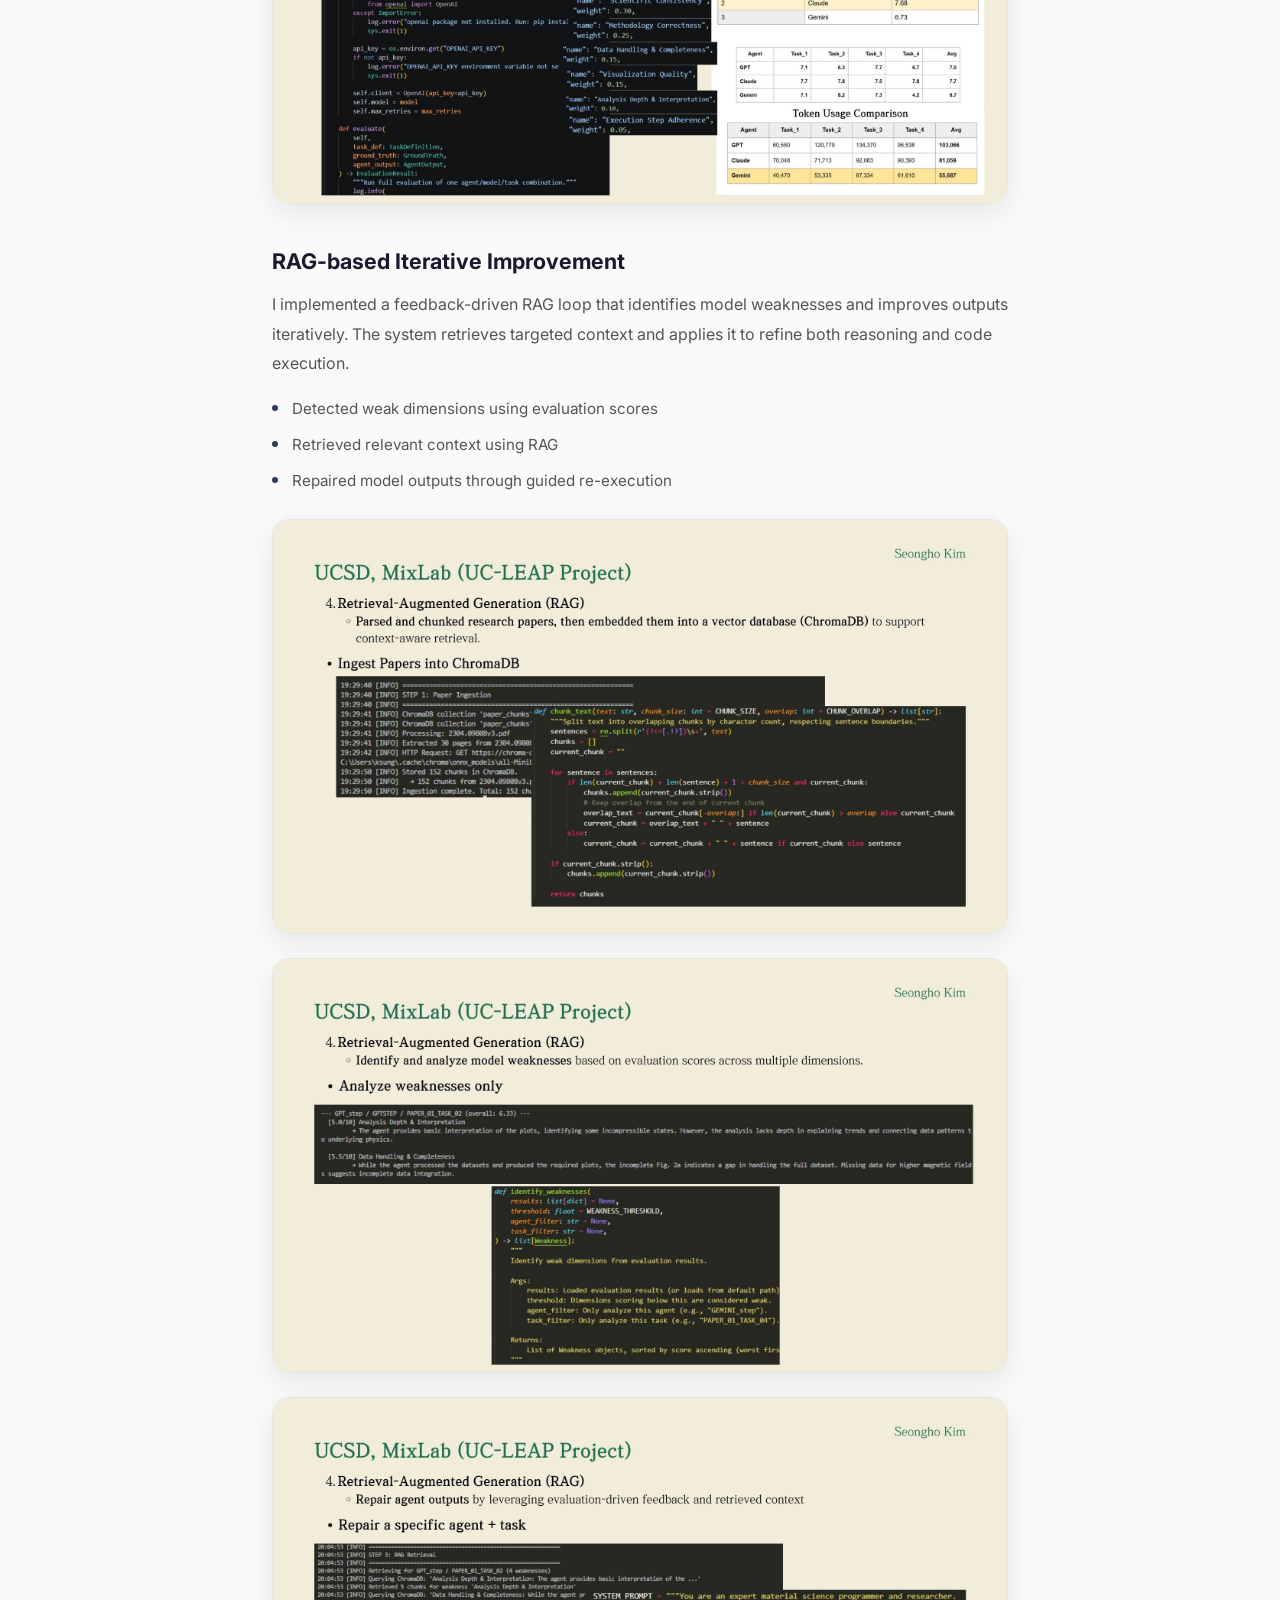
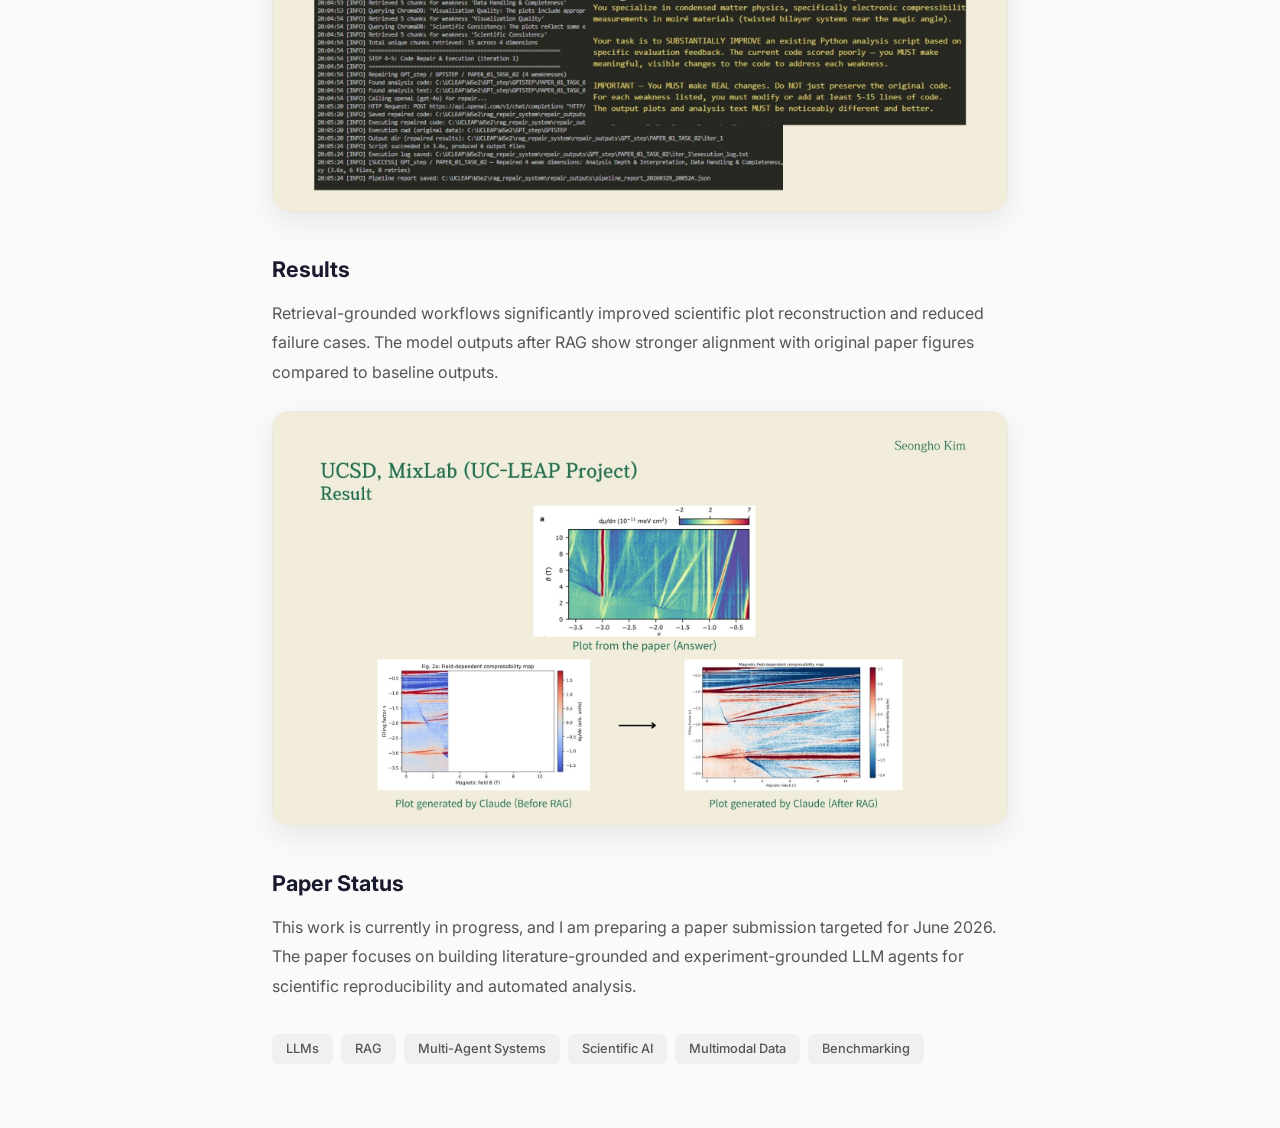
<file: research/res1.html>
<!DOCTYPE html>
<html lang="en">
<head>
  <meta charset="UTF-8" />
  <meta name="viewport" content="width=device-width, initial-scale=1.0" />
  <title>UC LEAP | Research</title>
  <link rel="preconnect" href="https://fonts.googleapis.com" />
  <link rel="preconnect" href="https://fonts.gstatic.com" crossorigin />
  <link href="https://fonts.googleapis.com/css2?family=Inter:wght@400;500;600;700;800&display=swap" rel="stylesheet" />
  <link rel="stylesheet" href="../detail.css" />
</head>
<body>
  <div class="detail-container">
    <a href="../index.html#research" class="back-link">
      <svg xmlns="http://www.w3.org/2000/svg" fill="none" viewBox="0 0 24 24" stroke-width="2" stroke="currentColor">
        <path stroke-linecap="round" stroke-linejoin="round" d="M15.75 19.5L8.25 12l7.5-7.5"/>
      </svg>
      Back to Research
    </a>

    <div class="detail-header">
      <span class="detail-tag">Research Project</span>
      <h1>UC San Diego MixLab | UC LEAP</h1>
      <p class="detail-role">Research Intern, AI and LLM Systems</p>
      <div class="detail-meta">
        <span>Oct 2025 - Present</span>
        <span>Paper in preparation, expected June 2026</span>
      </div>
    </div>

    <div class="detail-divider"></div>

    <div class="detail-body">

      <h2>Research Overview</h2>
      <p>
        I work on the UC LEAP project, a multi-campus initiative focused on building AI systems that integrate scientific literature, theory, and experimental data to enable automated scientific discovery.
        My work specifically focuses on evaluating whether large language models can understand scientific papers and reproduce key experimental analyses using real datasets.
      </p>

      <h2>Project Links</h2>
      <ul>
        <li><a href="https://sites.google.com/view/uc-leap/home" target="_blank">UC LEAP Official Site</a></li>
        <li><a href="https://engineering.ucsb.edu/news/leap-forward-ai-enabled-materials-research" target="_blank">UCSB Engineering Article</a></li>
        <li><a href="https://zhiting.ucsd.edu/" target="_blank">Zhiting Hu Lab</a></li>
      </ul>

      <h2>My Role</h2>
      <p>
        I design and build a multi-agent LLM system composed of a Literature Agent and an Experiment Agent.
        My goal is to bridge scientific papers and experimental data, enabling models to move beyond text understanding into executable scientific analysis and reproducible results.
      </p>

      <!-- ===================== -->
      <!-- Literature Agent -->
      <!-- ===================== -->

      <h2>Literature Agent</h2>
      <p>
        I built a RAG-based pipeline that transforms scientific papers into structured, machine-readable knowledge.
        Instead of simple summarization, the system extracts experimental variables, dataset references, and analysis workflows that can be directly used by downstream agents.
      </p>

      <ul>
        <li>Parsed papers into chunks and embedded them into a vector database (ChromaDB)</li>
        <li>Extracted key variables such as filling factor, magnetic field, and measurement signals</li>
        <li>Mapped paper descriptions to actual dataset structures (annotation, raw_data, figure_db)</li>
        <li>Designed domain-specific prompts to enforce grounded, dataset-aware reasoning</li>
      </ul>


      <!-- ===================== -->
      <!-- Experiment Agent -->
      <!-- ===================== -->

      <h2>Experiment Agent</h2>
      <p>
        I developed an Experiment Agent that executes scientific analysis using multimodal experimental data.
        The system reconstructs figures and analyses reported in papers using real datasets such as Raman spectroscopy, AFM measurements, and electronic transport data.
      </p>

      <ul>
        <li>Inspected dataset structures and identified relevant measurement columns</li>
        <li>Mapped conceptual variables from papers to actual data fields</li>
        <li>Reconstructed plots and scientific outputs from raw experimental data</li>
        <li>Compared generated outputs against ground-truth paper figures</li>
      </ul>

      <div class="image-gallery">
        <img src="../experience/slides/exp2-slide2.jpg" />
      </div>

      <!-- ===================== -->
      <!-- Prompt / Task Design -->
      <!-- ===================== -->

      <h2>Prompt Engineering and Task Design</h2>
      <p>
        I designed structured prompts and task workflows to guide LLMs in scientific reasoning.
        This includes enforcing step-by-step execution, restricting available data sources, and aligning model outputs with experimental workflows.
      </p>

      <ul>
        <li>Designed task.json-based execution workflows</li>
        <li>Enforced dataset-grounded reasoning constraints</li>
        <li>Tested different prompting strategies for accuracy improvement</li>
      </ul>

      <div class="image-gallery">
        <img src="../experience/slides/exp2-slide4.jpg" />
      </div>

      <!-- ===================== -->
      <!-- Evaluation -->
      <!-- ===================== -->

      <h2>Benchmarking and Feedback</h2>
      <p>
        I built an evaluation system to quantitatively measure how well models reproduce scientific analyses.
        Each output is scored across multiple dimensions, and the results are used to identify failure cases and guide improvements.
      </p>

      <ul>
        <li>Evaluated outputs across multiple dimensions (accuracy, completeness, reasoning)</li>
        <li>Compared performance across different LLMs (GPT, Claude, Gemini)</li>
        <li>Analyzed efficiency using token usage and cost metrics</li>
      </ul>

      <div class="image-gallery">
        <img src="../experience/slides/exp2-slide6.jpg" />
      </div>

      <!-- ===================== -->
      <!-- RAG Feedback Loop -->
      <!-- ===================== -->

      <h2>RAG-based Iterative Improvement</h2>
      <p>
        I implemented a feedback-driven RAG loop that identifies model weaknesses and improves outputs iteratively.
        The system retrieves targeted context and applies it to refine both reasoning and code execution.
      </p>

      <ul>
        <li>Detected weak dimensions using evaluation scores</li>
        <li>Retrieved relevant context using RAG</li>
        <li>Repaired model outputs through guided re-execution</li>
      </ul>

      <div class="image-gallery">
        <img src="../experience/slides/exp2-slide7.jpg" />
        <img src="../experience/slides/exp2-slide8.jpg" />
        <img src="../experience/slides/exp2-slide9.jpg" />
      </div>

      <!-- ===================== -->
      <!-- Results -->
      <!-- ===================== -->

      <h2>Results</h2>
      <p>
        Retrieval-grounded workflows significantly improved scientific plot reconstruction and reduced failure cases.
        The model outputs after RAG show stronger alignment with original paper figures compared to baseline outputs.
      </p>

      <div class="image-gallery">
        <img src="../experience/slides/exp2-slide10.jpg" />
      </div>

      <!-- ===================== -->
      <!-- Paper -->
      <!-- ===================== -->

      <h2>Paper Status</h2>
      <p>
        This work is currently in progress, and I am preparing a paper submission targeted for June 2026.
        The paper focuses on building literature-grounded and experiment-grounded LLM agents for scientific reproducibility and automated analysis.
      </p>

      <div class="detail-tags">
        <span>LLMs</span>
        <span>RAG</span>
        <span>Multi-Agent Systems</span>
        <span>Scientific AI</span>
        <span>Multimodal Data</span>
        <span>Benchmarking</span>
      </div>

    </div>
</file>
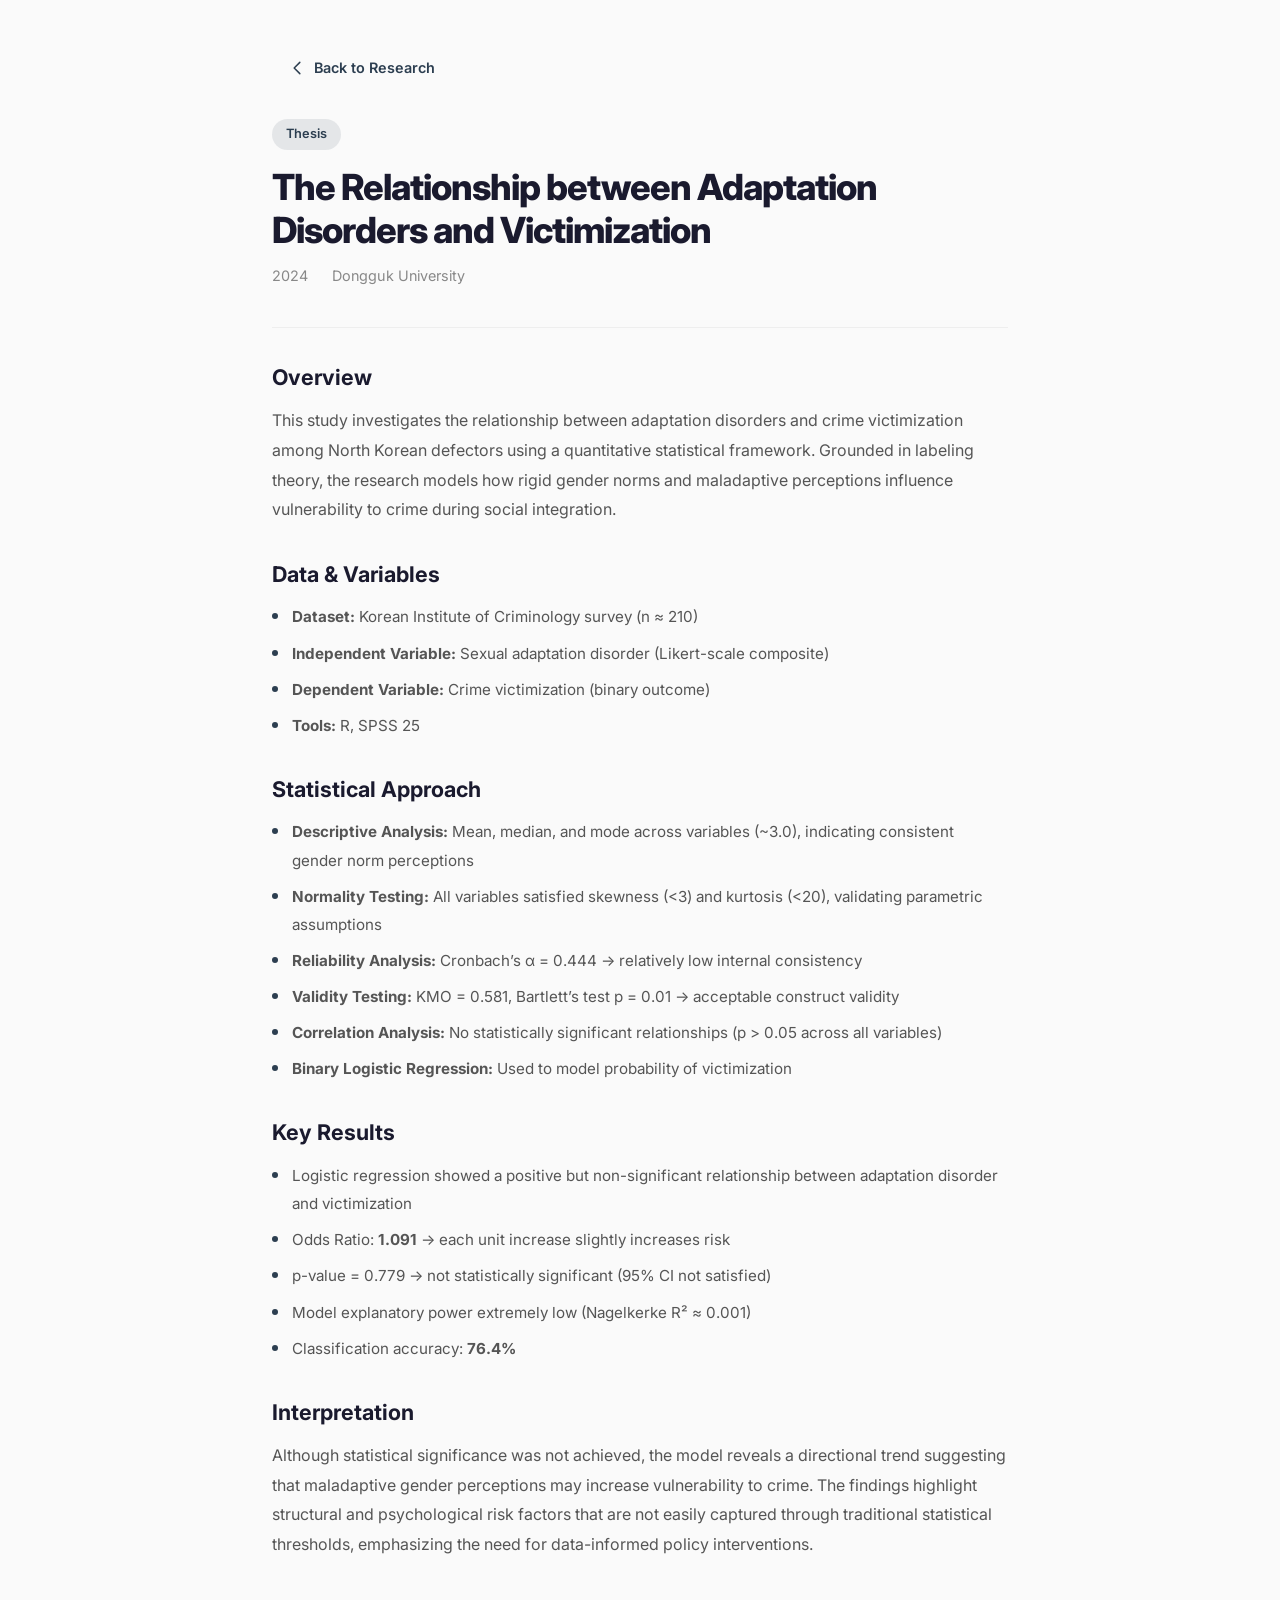
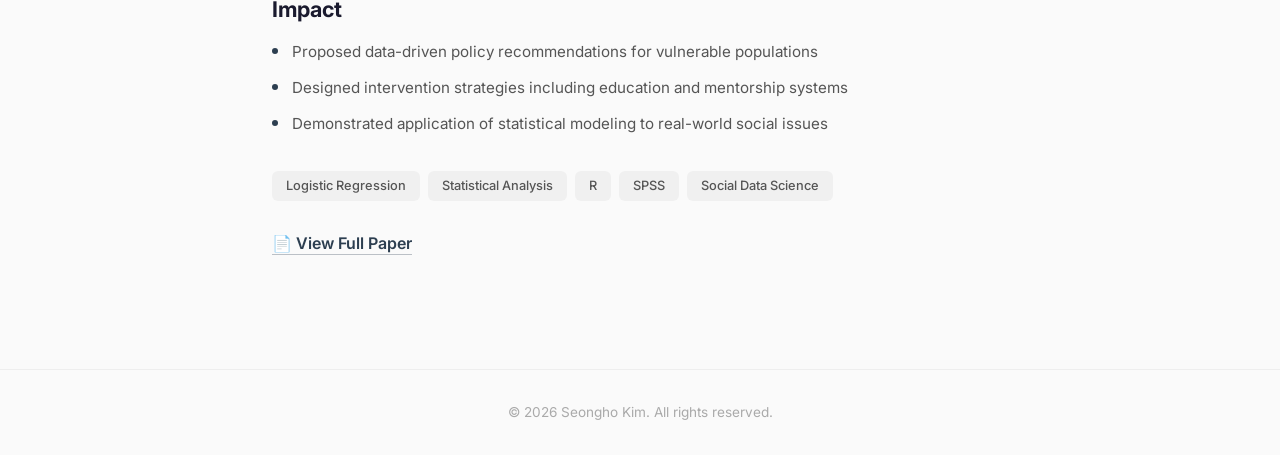
<file: research/res2.html>
<!DOCTYPE html>
<html lang="en">
<head>
  <meta charset="UTF-8" />
  <meta name="viewport" content="width=device-width, initial-scale=1.0" />
  <title>Adaptation Disorders & Victimization - Research</title>
  <link rel="preconnect" href="https://fonts.googleapis.com" />
  <link rel="preconnect" href="https://fonts.gstatic.com" crossorigin />
  <link href="https://fonts.googleapis.com/css2?family=Inter:wght@400;500;600;700;800&display=swap" rel="stylesheet" />
  <link rel="stylesheet" href="../detail.css" />
</head>
<body>
  <div class="detail-container">
    <a href="../index.html#research" class="back-link">
      <svg xmlns="http://www.w3.org/2000/svg" fill="none" viewBox="0 0 24 24" stroke-width="2" stroke="currentColor"><path stroke-linecap="round" stroke-linejoin="round" d="M15.75 19.5L8.25 12l7.5-7.5"/></svg>
      Back to Research
    </a>

    <div class="detail-header">
      <span class="detail-tag">Thesis</span>
      <h1>The Relationship between Adaptation Disorders and Victimization</h1>
      <div class="detail-meta">
        <span>2024</span>
        <span>Dongguk University</span>
      </div>
    </div>

    <div class="detail-divider"></div>

    <div class="detail-body">

      <h2>Overview</h2>
      <p>
        This study investigates the relationship between adaptation disorders and crime victimization among North Korean defectors using a quantitative statistical framework. 
        Grounded in labeling theory, the research models how rigid gender norms and maladaptive perceptions influence vulnerability to crime during social integration.
      </p>

      <h2>Data & Variables</h2>
      <ul>
        <li><strong>Dataset:</strong> Korean Institute of Criminology survey (n ≈ 210)</li>
        <li><strong>Independent Variable:</strong> Sexual adaptation disorder (Likert-scale composite)</li>
        <li><strong>Dependent Variable:</strong> Crime victimization (binary outcome)</li>
        <li><strong>Tools:</strong> R, SPSS 25</li>
      </ul>

      <h2>Statistical Approach</h2>
      <ul>
        <li>
          <strong>Descriptive Analysis:</strong> Mean, median, and mode across variables (~3.0), indicating consistent gender norm perceptions
        </li>
        <li>
          <strong>Normality Testing:</strong> All variables satisfied skewness (&lt;3) and kurtosis (&lt;20), validating parametric assumptions
        </li>
        <li>
          <strong>Reliability Analysis:</strong> Cronbach’s α = 0.444 → relatively low internal consistency
        </li>
        <li>
          <strong>Validity Testing:</strong> KMO = 0.581, Bartlett’s test p = 0.01 → acceptable construct validity
        </li>
        <li>
          <strong>Correlation Analysis:</strong> No statistically significant relationships (p &gt; 0.05 across all variables)
        </li>
        <li>
          <strong>Binary Logistic Regression:</strong> Used to model probability of victimization
        </li>
      </ul>

      <h2>Key Results</h2>
      <ul>
        <li>
          Logistic regression showed a positive but non-significant relationship between adaptation disorder and victimization
        </li>
        <li>
          Odds Ratio: <strong>1.091</strong> → each unit increase slightly increases risk
        </li>
        <li>
          p-value = 0.779 → not statistically significant (95% CI not satisfied)
        </li>
        <li>
          Model explanatory power extremely low (Nagelkerke R² ≈ 0.001)
        </li>
        <li>
          Classification accuracy: <strong>76.4%</strong>
        </li>
      </ul>

      <h2>Interpretation</h2>
      <p>
        Although statistical significance was not achieved, the model reveals a directional trend suggesting that maladaptive gender perceptions may increase vulnerability to crime. 
        The findings highlight structural and psychological risk factors that are not easily captured through traditional statistical thresholds, emphasizing the need for data-informed policy interventions.
      </p>

      <h2>Impact</h2>
      <ul>
        <li>Proposed data-driven policy recommendations for vulnerable populations</li>
        <li>Designed intervention strategies including education and mentorship systems</li>
        <li>Demonstrated application of statistical modeling to real-world social issues</li>
      </ul>

      <div class="detail-tags">
        <span>Logistic Regression</span>
        <span>Statistical Analysis</span>
        <span>R</span>
        <span>SPSS</span>
        <span>Social Data Science</span>
      </div>

      <div style="margin-top: 30px;">
        <a href="../files/WritingSample_SeonghoKim.pdf" target="_blank">
          📄 View Full Paper
        </a>
      </div>

    </div>
  </div>

  <div class="detail-footer">
    <p>&copy; 2026 Seongho Kim. All rights reserved.</p>
  </div>
</body>
</html>
</file>
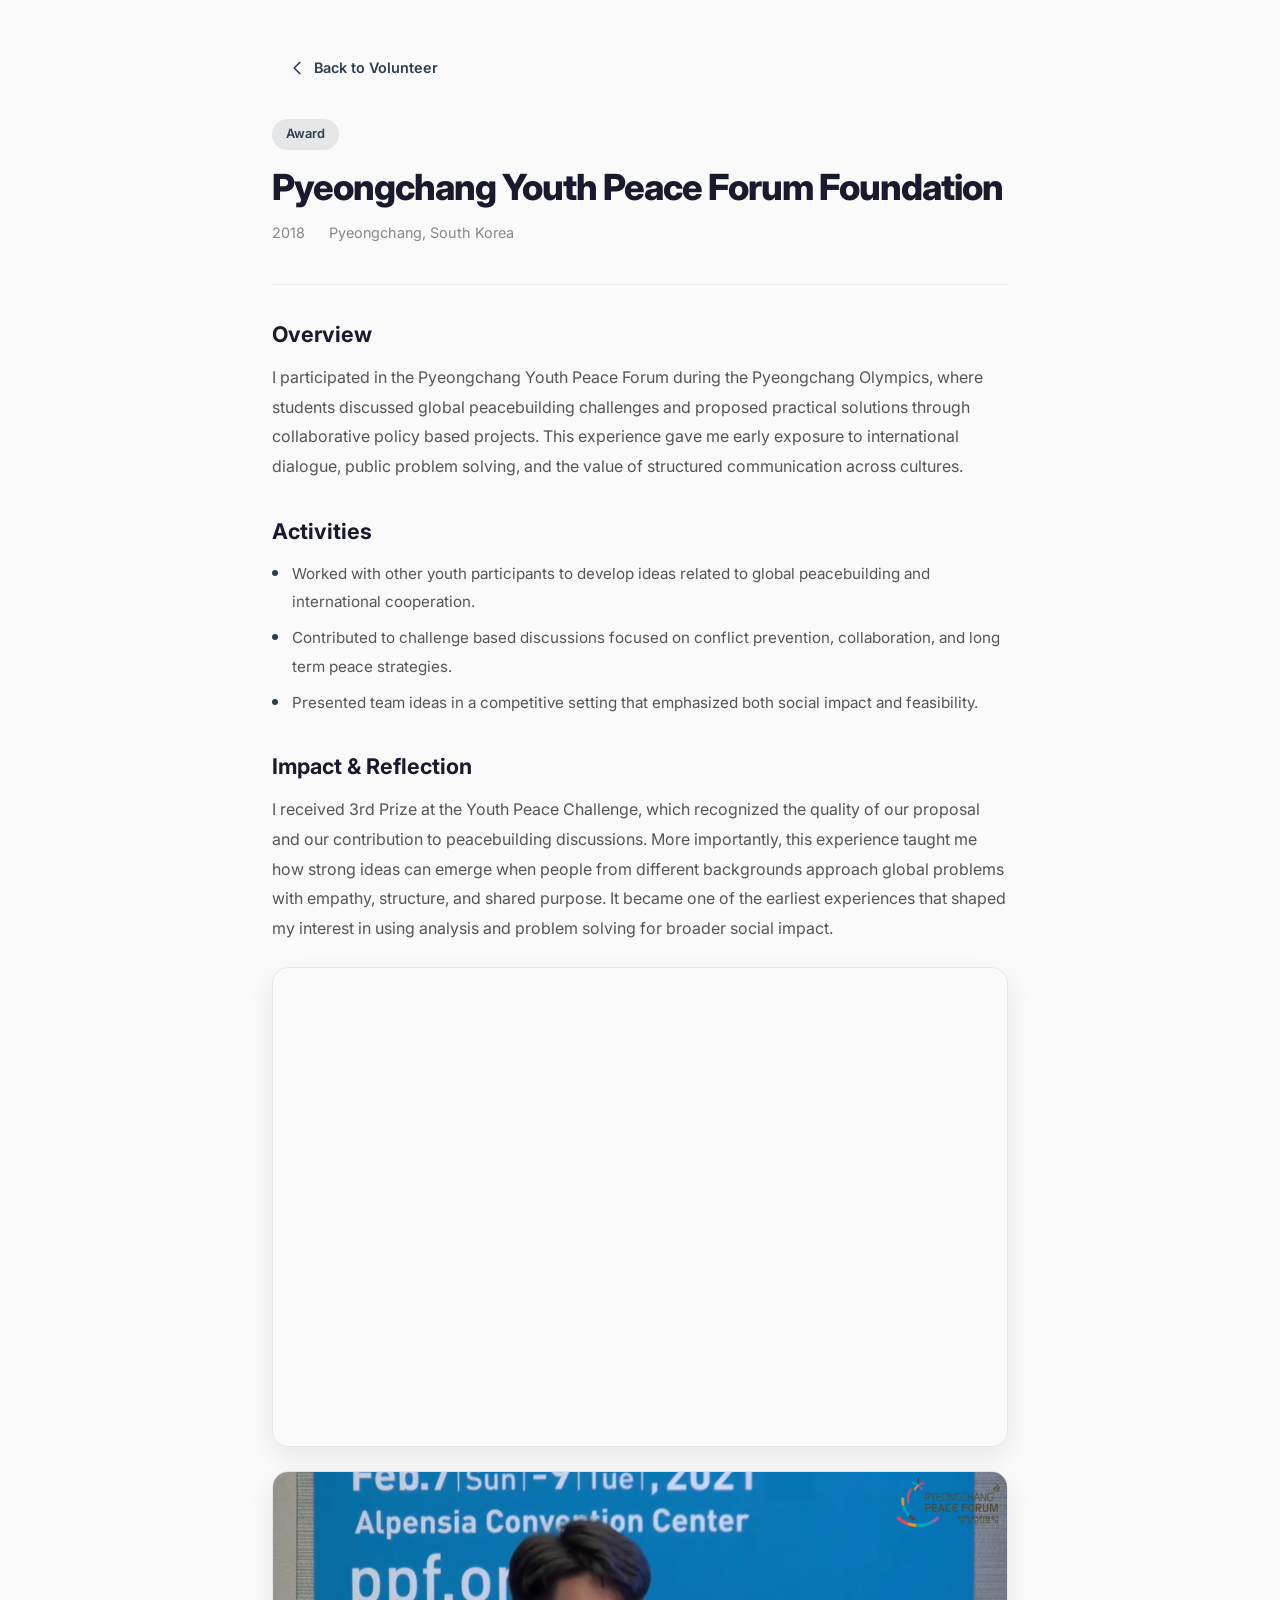
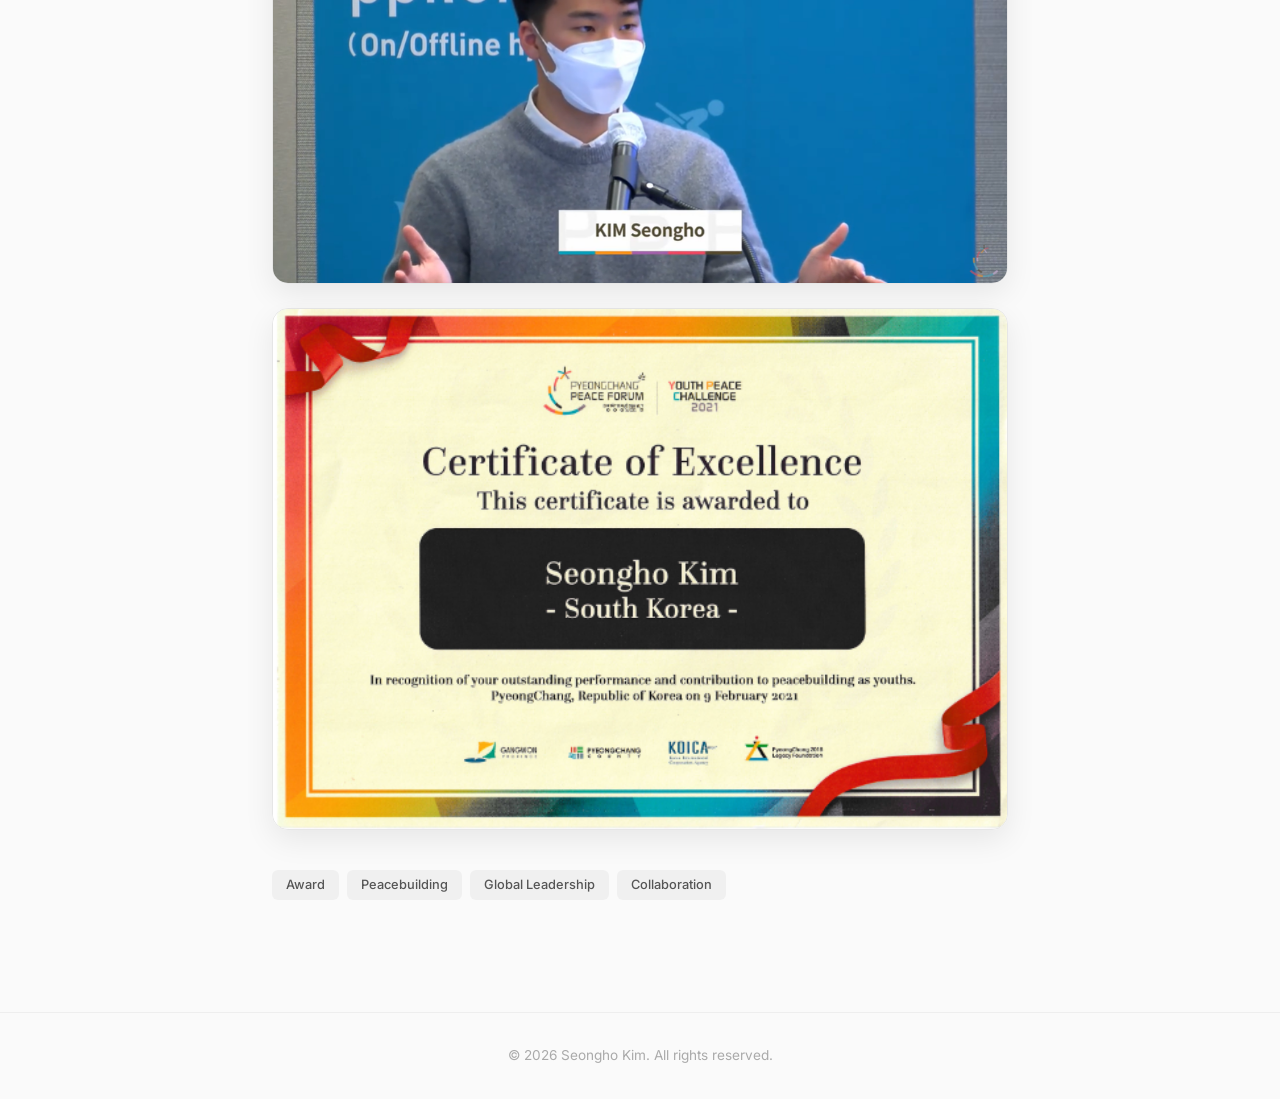
<file: volunteer/vol1.html>
<!DOCTYPE html>
<html lang="en">
<head>
  <meta charset="UTF-8" />
  <meta name="viewport" content="width=device-width, initial-scale=1.0" />
  <title>Pyeongchang Youth Peace Forum - Volunteer</title>
  <link rel="preconnect" href="https://fonts.googleapis.com" />
  <link rel="preconnect" href="https://fonts.gstatic.com" crossorigin />
  <link href="https://fonts.googleapis.com/css2?family=Inter:wght@400;500;600;700;800&display=swap" rel="stylesheet" />
  <link rel="stylesheet" href="../detail.css" />
</head>
<body>
  <div class="detail-container">
    <a href="../index.html#volunteer" class="back-link">
      <svg xmlns="http://www.w3.org/2000/svg" fill="none" viewBox="0 0 24 24" stroke-width="2" stroke="currentColor"><path stroke-linecap="round" stroke-linejoin="round" d="M15.75 19.5L8.25 12l7.5-7.5"/></svg>
      Back to Volunteer
    </a>

    <div class="detail-header">
      <span class="detail-tag">Award</span>
      <h1>Pyeongchang Youth Peace Forum Foundation</h1>
      <div class="detail-meta">
        <span>2018</span>
        <span>Pyeongchang, South Korea</span>
      </div>
    </div>

    <div class="detail-divider"></div>

    <div class="detail-body">
      <h2>Overview</h2>
      <p>
        I participated in the Pyeongchang Youth Peace Forum during the Pyeongchang Olympics, where students discussed global peacebuilding challenges and proposed practical solutions through collaborative policy based projects.
        This experience gave me early exposure to international dialogue, public problem solving, and the value of structured communication across cultures.
      </p>

      <h2>Activities</h2>
      <ul>
        <li>Worked with other youth participants to develop ideas related to global peacebuilding and international cooperation.</li>
        <li>Contributed to challenge based discussions focused on conflict prevention, collaboration, and long term peace strategies.</li>
        <li>Presented team ideas in a competitive setting that emphasized both social impact and feasibility.</li>
      </ul>

      <h2>Impact & Reflection</h2>
      <p>
        I received 3rd Prize at the Youth Peace Challenge, which recognized the quality of our proposal and our contribution to peacebuilding discussions.
        More importantly, this experience taught me how strong ideas can emerge when people from different backgrounds approach global problems with empathy, structure, and shared purpose.
        It became one of the earliest experiences that shaped my interest in using analysis and problem solving for broader social impact.
      </p>

      <div class="image-gallery">
        <iframe width="100%" height="480" src="https://www.youtube.com/embed/jECMFB5JWcc" frameborder="0" allow="accelerometer; autoplay; clipboard-write; encrypted-media; gyroscope; picture-in-picture" allowfullscreen style="border-radius: 16px; border: 1px solid rgba(0,0,0,0.08); box-shadow: 0 10px 30px rgba(0,0,0,0.08);"></iframe>
        <img src="media/vol1-1.jpg" alt="Pyeongchang Peace Forum 1" />
        <img src="media/vol1-2.jpg" alt="Pyeongchang Peace Forum 2" />
      </div>

      <div class="detail-tags">
        <span>Award</span>
        <span>Peacebuilding</span>
        <span>Global Leadership</span>
        <span>Collaboration</span>
      </div>
    </div>
  </div>

  <div class="detail-footer">
    <p>&copy; 2026 Seongho Kim. All rights reserved.</p>
  </div>
</body>
</html>
</file>
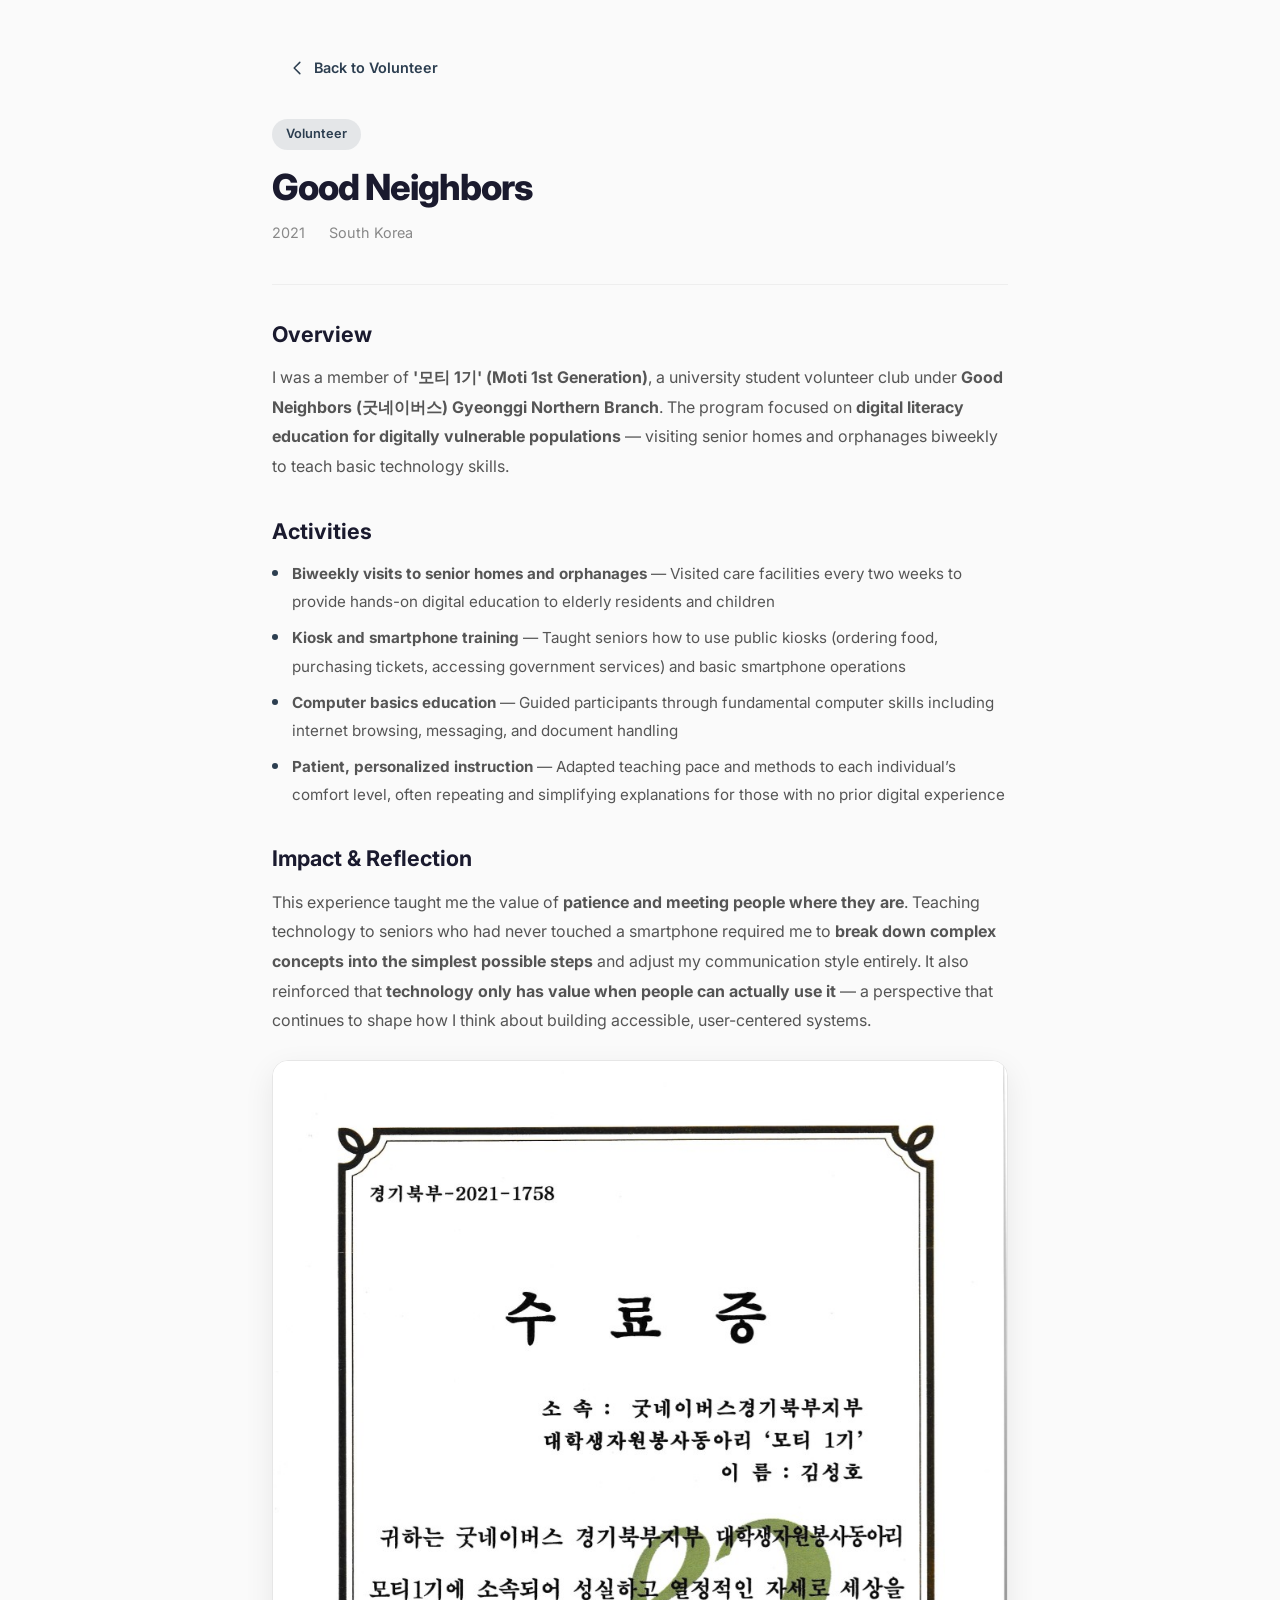
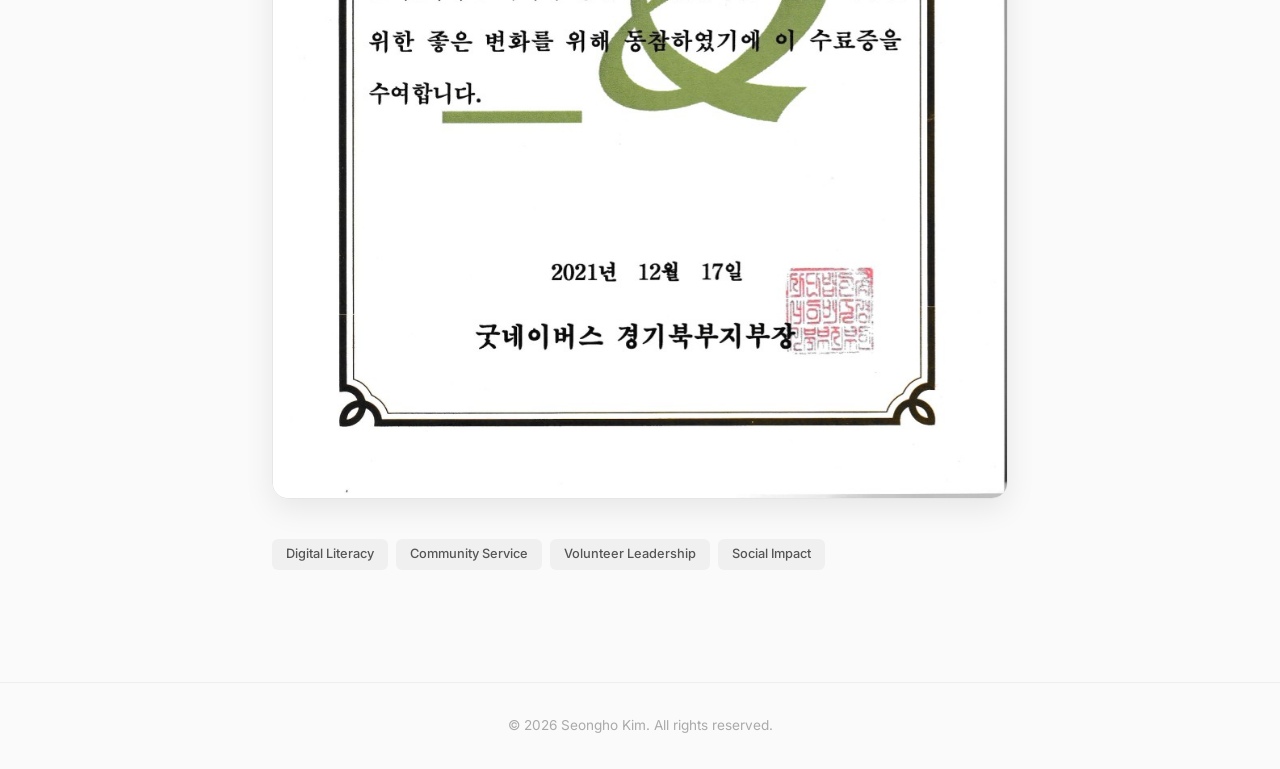
<file: volunteer/vol2.html>
<!DOCTYPE html>
<html lang="en">
<head>
  <meta charset="UTF-8" />
  <meta name="viewport" content="width=device-width, initial-scale=1.0" />
  <title>Good Neighbors - Volunteer</title>
  <link rel="preconnect" href="https://fonts.googleapis.com" />
  <link rel="preconnect" href="https://fonts.gstatic.com" crossorigin />
  <link href="https://fonts.googleapis.com/css2?family=Inter:wght@400;500;600;700;800&display=swap" rel="stylesheet" />
  <link rel="stylesheet" href="../detail.css" />
</head>
<body>
  <div class="detail-container">
    <a href="../index.html#volunteer" class="back-link">
      <svg xmlns="http://www.w3.org/2000/svg" fill="none" viewBox="0 0 24 24" stroke-width="2" stroke="currentColor"><path stroke-linecap="round" stroke-linejoin="round" d="M15.75 19.5L8.25 12l7.5-7.5"/></svg>
      Back to Volunteer
    </a>

    <div class="detail-header">
      <span class="detail-tag">Volunteer</span>
      <h1>Good Neighbors</h1>
      <div class="detail-meta">
        <span>2021</span>
        <span>South Korea</span>
      </div>
    </div>

    <div class="detail-divider"></div>

    <div class="detail-body">
      <h2>Overview</h2>
      <p>
        I was a member of <strong>'모티 1기' (Moti 1st Generation)</strong>, a university student volunteer club
        under <strong>Good Neighbors (굿네이버스) Gyeonggi Northern Branch</strong>.
        The program focused on <strong>digital literacy education for digitally vulnerable populations</strong> —
        visiting senior homes and orphanages biweekly to teach basic technology skills.
      </p>

      <h2>Activities</h2>
      <ul>
        <li><strong>Biweekly visits to senior homes and orphanages</strong> — Visited care facilities every two weeks to provide hands-on digital education to elderly residents and children</li>
        <li><strong>Kiosk and smartphone training</strong> — Taught seniors how to use public kiosks (ordering food, purchasing tickets, accessing government services) and basic smartphone operations</li>
        <li><strong>Computer basics education</strong> — Guided participants through fundamental computer skills including internet browsing, messaging, and document handling</li>
        <li><strong>Patient, personalized instruction</strong> — Adapted teaching pace and methods to each individual’s comfort level, often repeating and simplifying explanations for those with no prior digital experience</li>
      </ul>

      <h2>Impact & Reflection</h2>
      <p>
        This experience taught me the value of <strong>patience and meeting people where they are</strong>.
        Teaching technology to seniors who had never touched a smartphone required me to
        <strong>break down complex concepts into the simplest possible steps</strong> and adjust my communication style entirely.
        It also reinforced that <strong>technology only has value when people can actually use it</strong> —
        a perspective that continues to shape how I think about building accessible, user-centered systems.
      </p>

      <div class="image-gallery">
        <img src="media/vol2-1.jpg" alt="Good Neighbors Moti 1st Generation completion certificate" />
      </div>

      <div class="detail-tags">
        <span>Digital Literacy</span>
        <span>Community Service</span>
        <span>Volunteer Leadership</span>
        <span>Social Impact</span>
      </div>
    </div>
  </div>

  <div class="detail-footer">
    <p>&copy; 2026 Seongho Kim. All rights reserved.</p>
  </div>
</body>
</html>
</file>
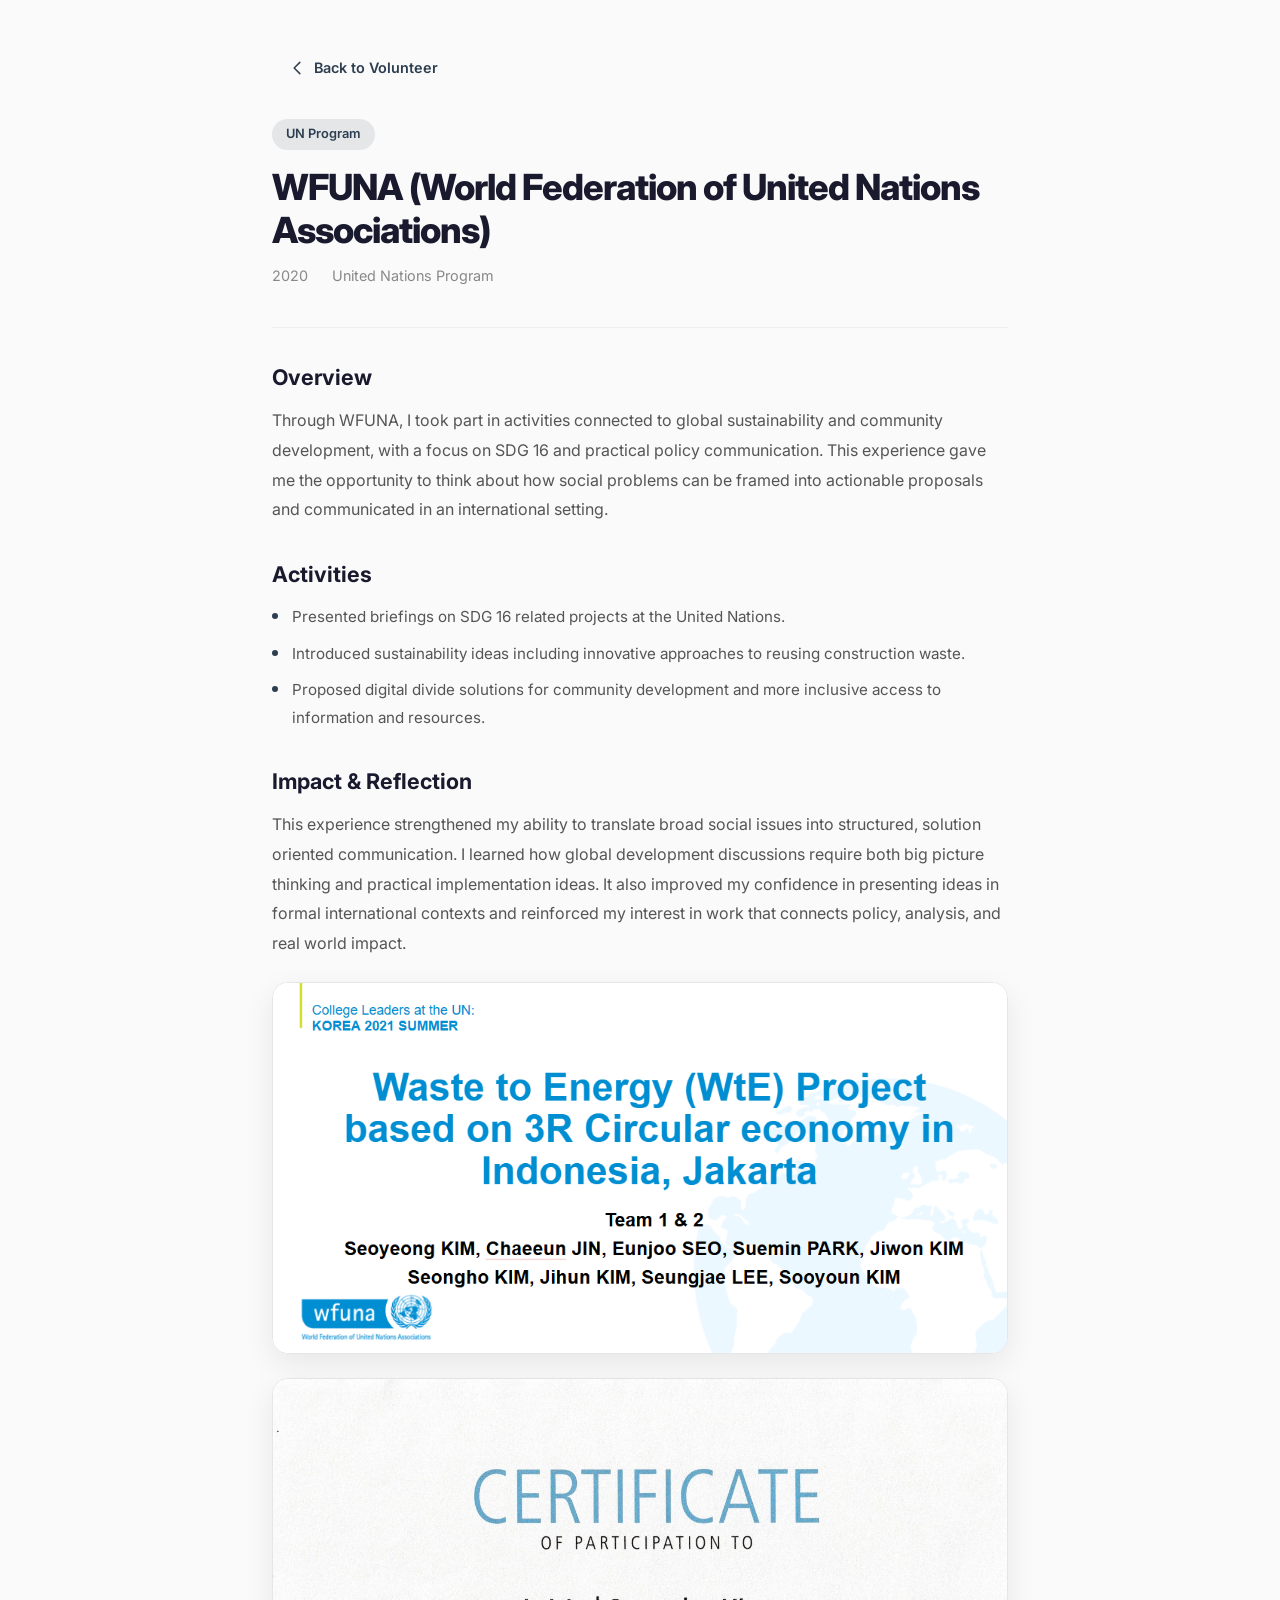
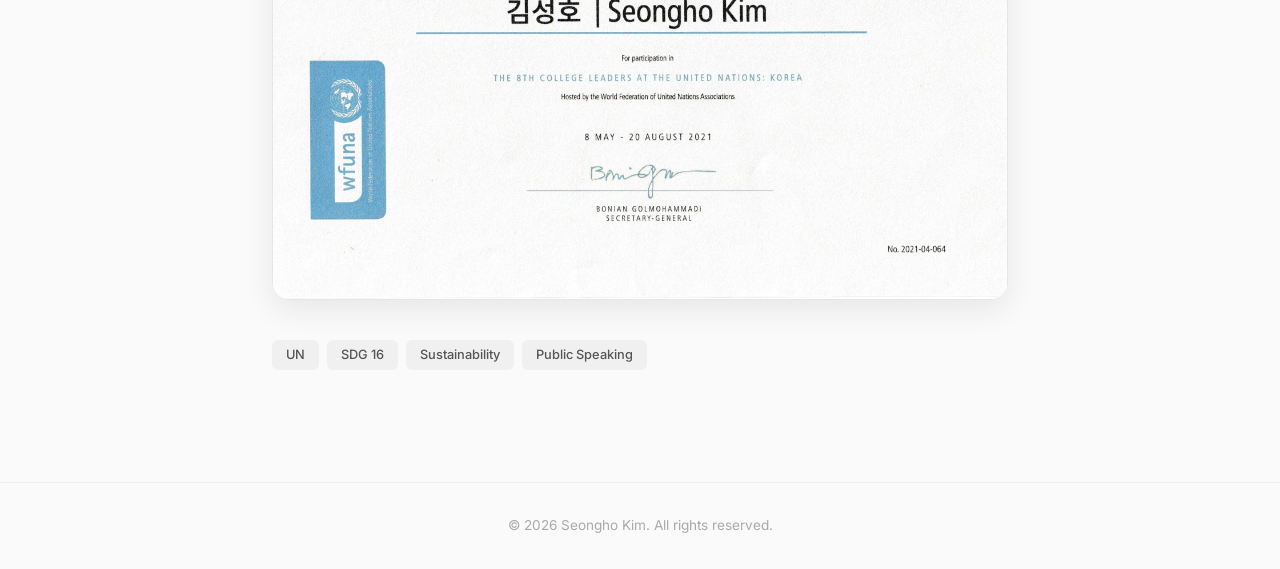
<file: volunteer/vol3.html>
<!DOCTYPE html>
<html lang="en">
<head>
  <meta charset="UTF-8" />
  <meta name="viewport" content="width=device-width, initial-scale=1.0" />
  <title>WFUNA - Volunteer</title>
  <link rel="preconnect" href="https://fonts.googleapis.com" />
  <link rel="preconnect" href="https://fonts.gstatic.com" crossorigin />
  <link href="https://fonts.googleapis.com/css2?family=Inter:wght@400;500;600;700;800&display=swap" rel="stylesheet" />
  <link rel="stylesheet" href="../detail.css" />
</head>
<body>
  <div class="detail-container">
    <a href="../index.html#volunteer" class="back-link">
      <svg xmlns="http://www.w3.org/2000/svg" fill="none" viewBox="0 0 24 24" stroke-width="2" stroke="currentColor"><path stroke-linecap="round" stroke-linejoin="round" d="M15.75 19.5L8.25 12l7.5-7.5"/></svg>
      Back to Volunteer
    </a>

    <div class="detail-header">
      <span class="detail-tag">UN Program</span>
      <h1>WFUNA (World Federation of United Nations Associations)</h1>
      <div class="detail-meta">
        <span>2020</span>
        <span>United Nations Program</span>
      </div>
    </div>

    <div class="detail-divider"></div>

    <div class="detail-body">
      <h2>Overview</h2>
      <p>
        Through WFUNA, I took part in activities connected to global sustainability and community development, with a focus on SDG 16 and practical policy communication.
        This experience gave me the opportunity to think about how social problems can be framed into actionable proposals and communicated in an international setting.
      </p>

      <h2>Activities</h2>
      <ul>
        <li>Presented briefings on SDG 16 related projects at the United Nations.</li>
        <li>Introduced sustainability ideas including innovative approaches to reusing construction waste.</li>
        <li>Proposed digital divide solutions for community development and more inclusive access to information and resources.</li>
      </ul>

      <h2>Impact & Reflection</h2>
      <p>
        This experience strengthened my ability to translate broad social issues into structured, solution oriented communication.
        I learned how global development discussions require both big picture thinking and practical implementation ideas.
        It also improved my confidence in presenting ideas in formal international contexts and reinforced my interest in work that connects policy, analysis, and real world impact.
      </p>

      <div class="image-gallery">
        <img src="media/vol3-1.jpg" alt="WFUNA 1" />
        <img src="media/vol3-2.jpeg" alt="WFUNA 2" />
      </div>

      <div class="detail-tags">
        <span>UN</span>
        <span>SDG 16</span>
        <span>Sustainability</span>
        <span>Public Speaking</span>
      </div>
    </div>
  </div>

  <div class="detail-footer">
    <p>&copy; 2026 Seongho Kim. All rights reserved.</p>
  </div>
</body>
</html>
</file>
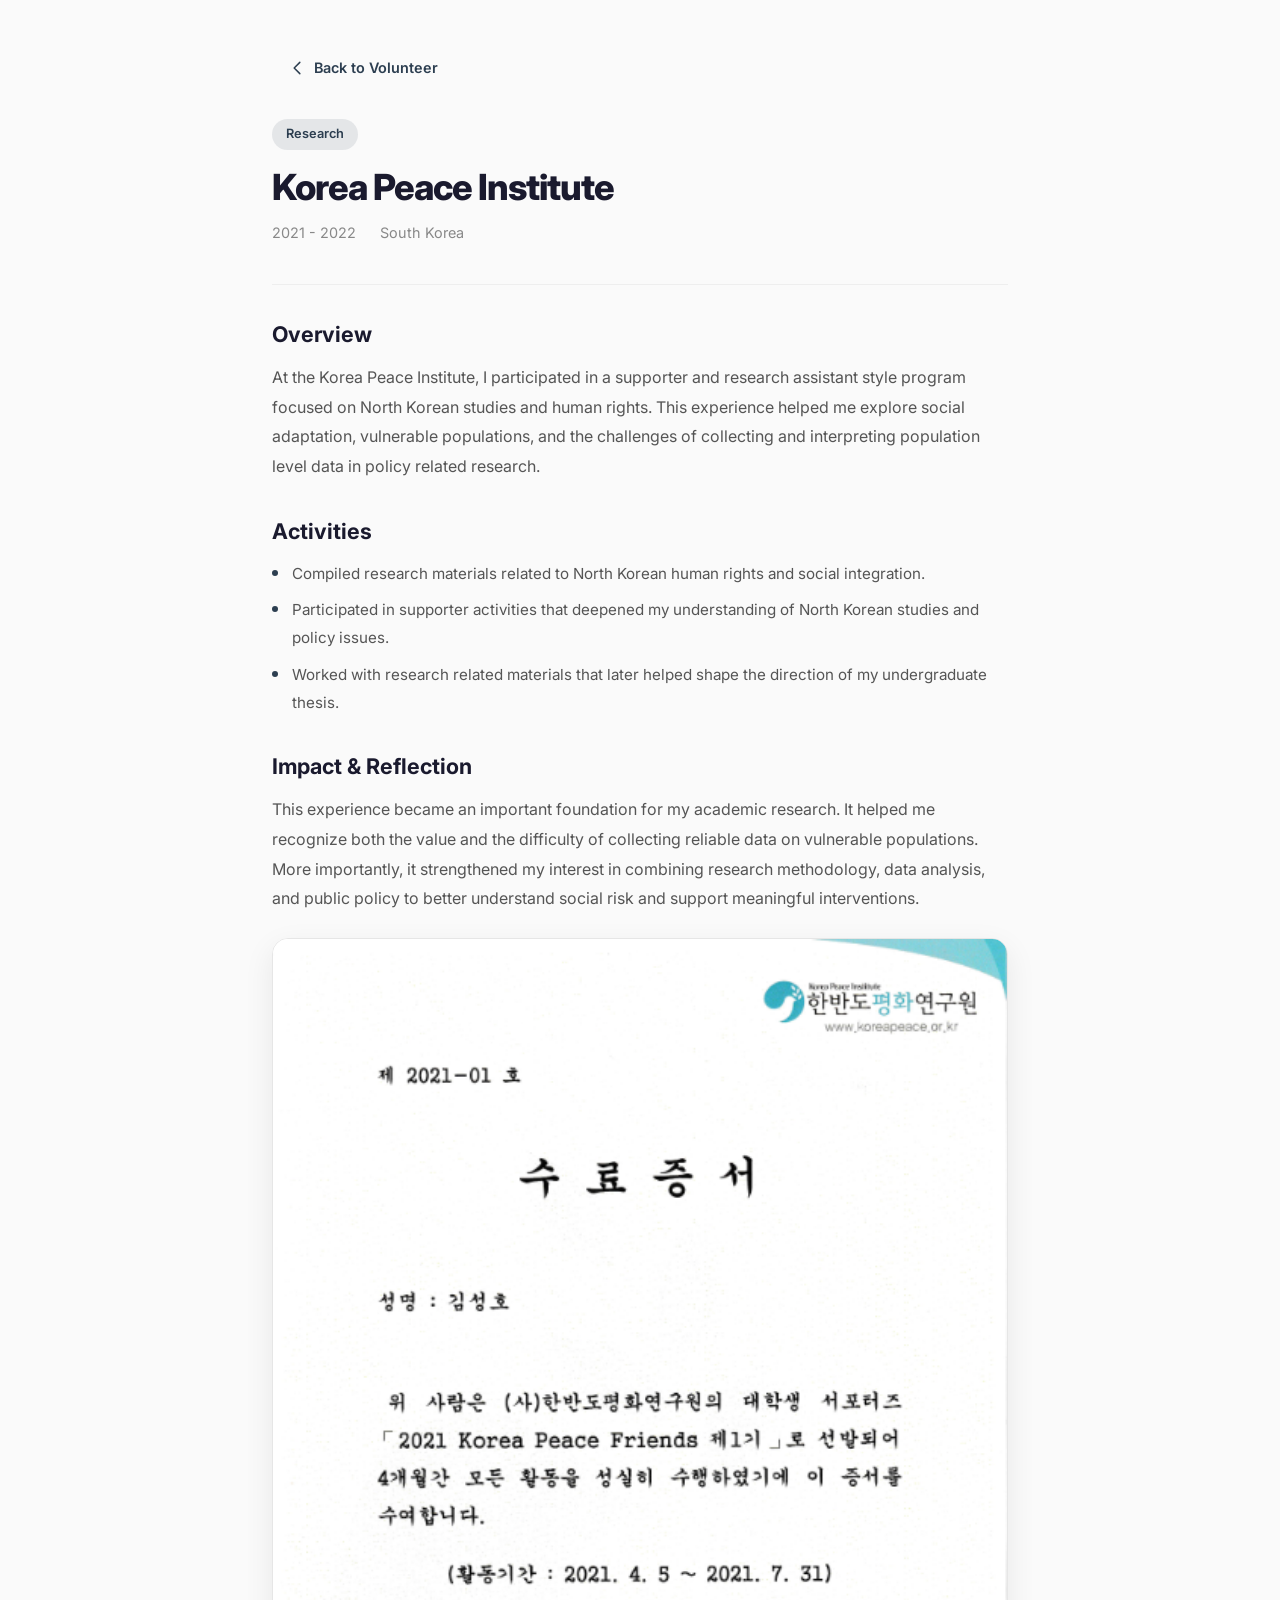
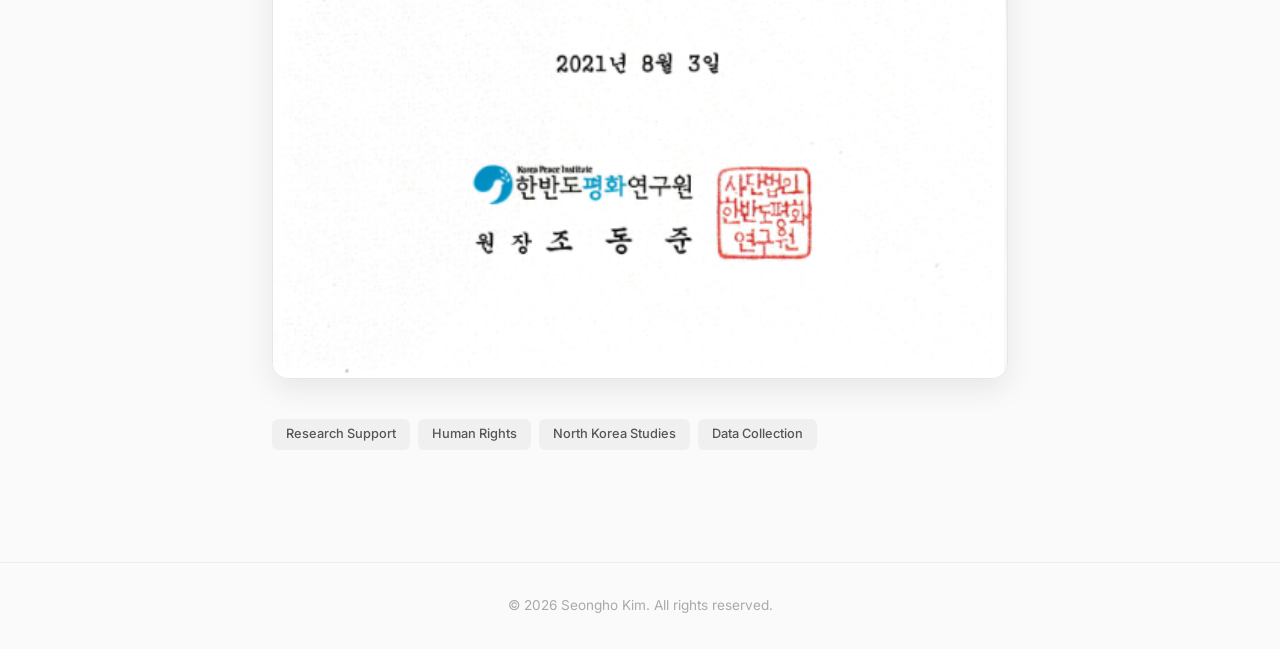
<file: volunteer/vol4.html>
<!DOCTYPE html>
<html lang="en">
<head>
  <meta charset="UTF-8" />
  <meta name="viewport" content="width=device-width, initial-scale=1.0" />
  <title>Korea Peace Institute - Volunteer</title>
  <link rel="preconnect" href="https://fonts.googleapis.com" />
  <link rel="preconnect" href="https://fonts.gstatic.com" crossorigin />
  <link href="https://fonts.googleapis.com/css2?family=Inter:wght@400;500;600;700;800&display=swap" rel="stylesheet" />
  <link rel="stylesheet" href="../detail.css" />
</head>
<body>
  <div class="detail-container">
    <a href="../index.html#volunteer" class="back-link">
      <svg xmlns="http://www.w3.org/2000/svg" fill="none" viewBox="0 0 24 24" stroke-width="2" stroke="currentColor"><path stroke-linecap="round" stroke-linejoin="round" d="M15.75 19.5L8.25 12l7.5-7.5"/></svg>
      Back to Volunteer
    </a>

    <div class="detail-header">
      <span class="detail-tag">Research</span>
      <h1>Korea Peace Institute</h1>
      <div class="detail-meta">
        <span>2021 - 2022</span>
        <span>South Korea</span>
      </div>
    </div>

    <div class="detail-divider"></div>

    <div class="detail-body">
      <h2>Overview</h2>
      <p>
        At the Korea Peace Institute, I participated in a supporter and research assistant style program focused on North Korean studies and human rights.
        This experience helped me explore social adaptation, vulnerable populations, and the challenges of collecting and interpreting population level data in policy related research.
      </p>

      <h2>Activities</h2>
      <ul>
        <li>Compiled research materials related to North Korean human rights and social integration.</li>
        <li>Participated in supporter activities that deepened my understanding of North Korean studies and policy issues.</li>
        <li>Worked with research related materials that later helped shape the direction of my undergraduate thesis.</li>
      </ul>

      <h2>Impact & Reflection</h2>
      <p>
        This experience became an important foundation for my academic research.
        It helped me recognize both the value and the difficulty of collecting reliable data on vulnerable populations.
        More importantly, it strengthened my interest in combining research methodology, data analysis, and public policy to better understand social risk and support meaningful interventions.
      </p>

      <div class="image-gallery">
        <img src="media/vol4-1.jpg" alt="Korea Peace Institute 1" />
      </div>

      <div class="detail-tags">
        <span>Research Support</span>
        <span>Human Rights</span>
        <span>North Korea Studies</span>
        <span>Data Collection</span>
      </div>
    </div>
  </div>

  <div class="detail-footer">
    <p>&copy; 2026 Seongho Kim. All rights reserved.</p>
  </div>
</body>
</html>
</file>
<file: detail.css>
/* ===== Detail Page Styles ===== */
*, *::before, *::after {
  margin: 0;
  padding: 0;
  box-sizing: border-box;
}

html {
  font-size: 16px;
}

body {
  font-family: 'Inter', 'Segoe UI', sans-serif;
  color: #1a1a2e;
  background: #fafafa;
  line-height: 1.6;
}

a {
  text-decoration: none;
  color: inherit;
}

/* ===== Back Button ===== */
.back-link {
  display: inline-flex;
  align-items: center;
  gap: 0.5rem;
  font-size: 0.9rem;
  font-weight: 600;
  color: #2c3e50;
  padding: 0.5rem 1rem;
  border-radius: 8px;
  transition: all 0.3s;
  margin-bottom: 2rem;
}

.back-link:hover {
  background: rgba(44, 62, 80, 0.08);
}

.back-link svg {
  width: 18px;
  height: 18px;
}

/* ===== Detail Container ===== */
.detail-container {
  max-width: 800px;
  margin: 0 auto;
  padding: 3rem 2rem 4rem;
}

/* ===== Detail Header ===== */
.detail-header {
  margin-bottom: 2.5rem;
}

.detail-tag {
  display: inline-block;
  font-size: 0.8rem;
  font-weight: 600;
  color: #2c3e50;
  background: rgba(44, 62, 80, 0.1);
  padding: 5px 14px;
  border-radius: 20px;
  margin-bottom: 1rem;
}

.detail-header h1 {
  font-size: 2.25rem;
  font-weight: 800;
  letter-spacing: -1px;
  line-height: 1.2;
  margin-bottom: 0.5rem;
  color: #1a1a2e;
}

.detail-meta {
  display: flex;
  flex-wrap: wrap;
  gap: 1.5rem;
  font-size: 0.9rem;
  color: #888;
  margin-top: 0.75rem;
}

.detail-meta span {
  display: inline-flex;
  align-items: center;
  gap: 0.35rem;
}

.detail-role {
  font-size: 1.1rem;
  font-weight: 600;
  color: #2c3e50;
  margin-top: 0.25rem;
}

.detail-divider {
  width: 100%;
  height: 1px;
  background: #eee;
  margin: 2rem 0;
}

/* ===== Detail Body ===== */
.detail-body h2 {
  font-size: 1.35rem;
  font-weight: 700;
  margin-bottom: 0.75rem;
  margin-top: 2rem;
  color: #1a1a2e;
}

.detail-body h2:first-child {
  margin-top: 0;
}

.detail-body p {
  font-size: 1rem;
  color: #555;
  line-height: 1.85;
  margin-bottom: 1rem;
}

.detail-body ul {
  list-style: none;
  padding: 0;
  margin-bottom: 1.5rem;
}

.detail-body ul li {
  position: relative;
  padding-left: 1.25rem;
  font-size: 0.95rem;
  color: #555;
  line-height: 1.85;
  margin-bottom: 0.5rem;
}

.detail-body ul li::before {
  content: '';
  position: absolute;
  left: 0;
  top: 10px;
  width: 6px;
  height: 6px;
  border-radius: 50%;
  background: #2c3e50;
}

/* ===== Tags ===== */
.detail-tags {
  display: flex;
  flex-wrap: wrap;
  gap: 0.5rem;
  margin-top: 2rem;
}

.detail-tags span {
  font-size: 0.8rem;
  padding: 5px 14px;
  background: #f0f0f0;
  border-radius: 6px;
  color: #555;
  font-weight: 500;
}

/* ===== Portfolio Slides ===== */
.portfolio-slides {
  margin-top: 2.5rem;
}

.portfolio-slides h2 {
  font-size: 1.35rem;
  font-weight: 700;
  margin-bottom: 1rem;
  color: #1a1a2e;
}

.slides-grid {
  display: grid;
  grid-template-columns: 1fr;
  gap: 1rem;
}

.slides-grid img {
  width: 100%;
  border-radius: 8px;
  border: 1px solid #e0e0e0;
  box-shadow: 0 4px 16px rgba(0, 0, 0, 0.06);
  transition: transform 0.3s ease, box-shadow 0.3s ease;
  cursor: pointer;
}

.slides-grid img:hover {
  transform: scale(1.02);
  box-shadow: 0 8px 28px rgba(0, 0, 0, 0.1);
}

/* Lightbox */
.lightbox {
  display: none;
  position: fixed;
  top: 0;
  left: 0;
  width: 100%;
  height: 100%;
  background: rgba(0, 0, 0, 0.85);
  z-index: 9999;
  align-items: center;
  justify-content: center;
  cursor: pointer;
}

.lightbox.active {
  display: flex;
}

.lightbox img {
  max-width: 90%;
  max-height: 90vh;
  border-radius: 8px;
  box-shadow: 0 12px 40px rgba(0, 0, 0, 0.4);
}

/* ===== Footer ===== */
.detail-footer {
  text-align: center;
  padding: 2rem;
  color: #aaa;
  font-size: 0.85rem;
  border-top: 1px solid #eee;
  margin-top: 3rem;
}

/* ===== Fade In ===== */
.detail-container {
  animation: fadeUp 0.5s ease both;
}

@keyframes fadeUp {
  from {
    opacity: 0;
    transform: translateY(20px);
  }
  to {
    opacity: 1;
    transform: translateY(0);
  }
}

/* ===== Responsive ===== */
@media (max-width: 768px) {
  .detail-container {
    padding: 2rem 1.25rem 3rem;
  }

  .detail-header h1 {
    font-size: 1.75rem;
  }
}

/* ===== Related Links (header) ===== */
.detail-links {
  display: flex;
  flex-wrap: wrap;
  gap: 0.75rem;
  margin-top: 1rem;
}

.detail-links a {
  display: inline-flex;
  align-items: center;
  gap: 6px;
  padding: 8px 16px;
  background: #f4f6f8;
  color: #2c3e50;
  font-size: 0.88rem;
  font-weight: 600;
  border-radius: 8px;
  border: 1px solid #e0e0e0;
  transition: all 0.2s ease;
}

.detail-links a:hover {
  background: #2c3e50;
  color: #fff;
  border-color: #2c3e50;
}

.detail-links a svg {
  width: 14px;
  height: 14px;
}

/* ===== Detail Body Links ===== */
.detail-body a {
  color: #2c3e50;
  font-weight: 600;
  border-bottom: 1.5px solid rgba(44, 62, 80, 0.3);
  padding-bottom: 1px;
  transition: all 0.2s ease;
}

.detail-body a:hover {
  color: #1a252f;
  border-bottom-color: #1a252f;
  background: rgba(44, 62, 80, 0.06);
  padding: 2px 4px;
  margin: -2px -4px;
  border-radius: 4px;
}

.image-gallery {
  display: grid;
  grid-template-columns: 1fr;
  gap: 24px;
  margin: 24px 0 40px;
}

.image-gallery figure {
  margin: 0;
}

.image-gallery img {
  width: 100%;
  border-radius: 16px;
  border: 1px solid rgba(0, 0, 0, 0.08);
  box-shadow: 0 10px 30px rgba(0, 0, 0, 0.08);
}

.image-gallery video {
  width: 100%;
  border-radius: 16px;
  border: 1px solid rgba(0, 0, 0, 0.08);
  box-shadow: 0 10px 30px rgba(0, 0, 0, 0.08);
}

.image-gallery figcaption {
  margin-top: 10px;
  font-size: 0.95rem;
  color: #5f5f5f;
  line-height: 1.6;
}
</file>
